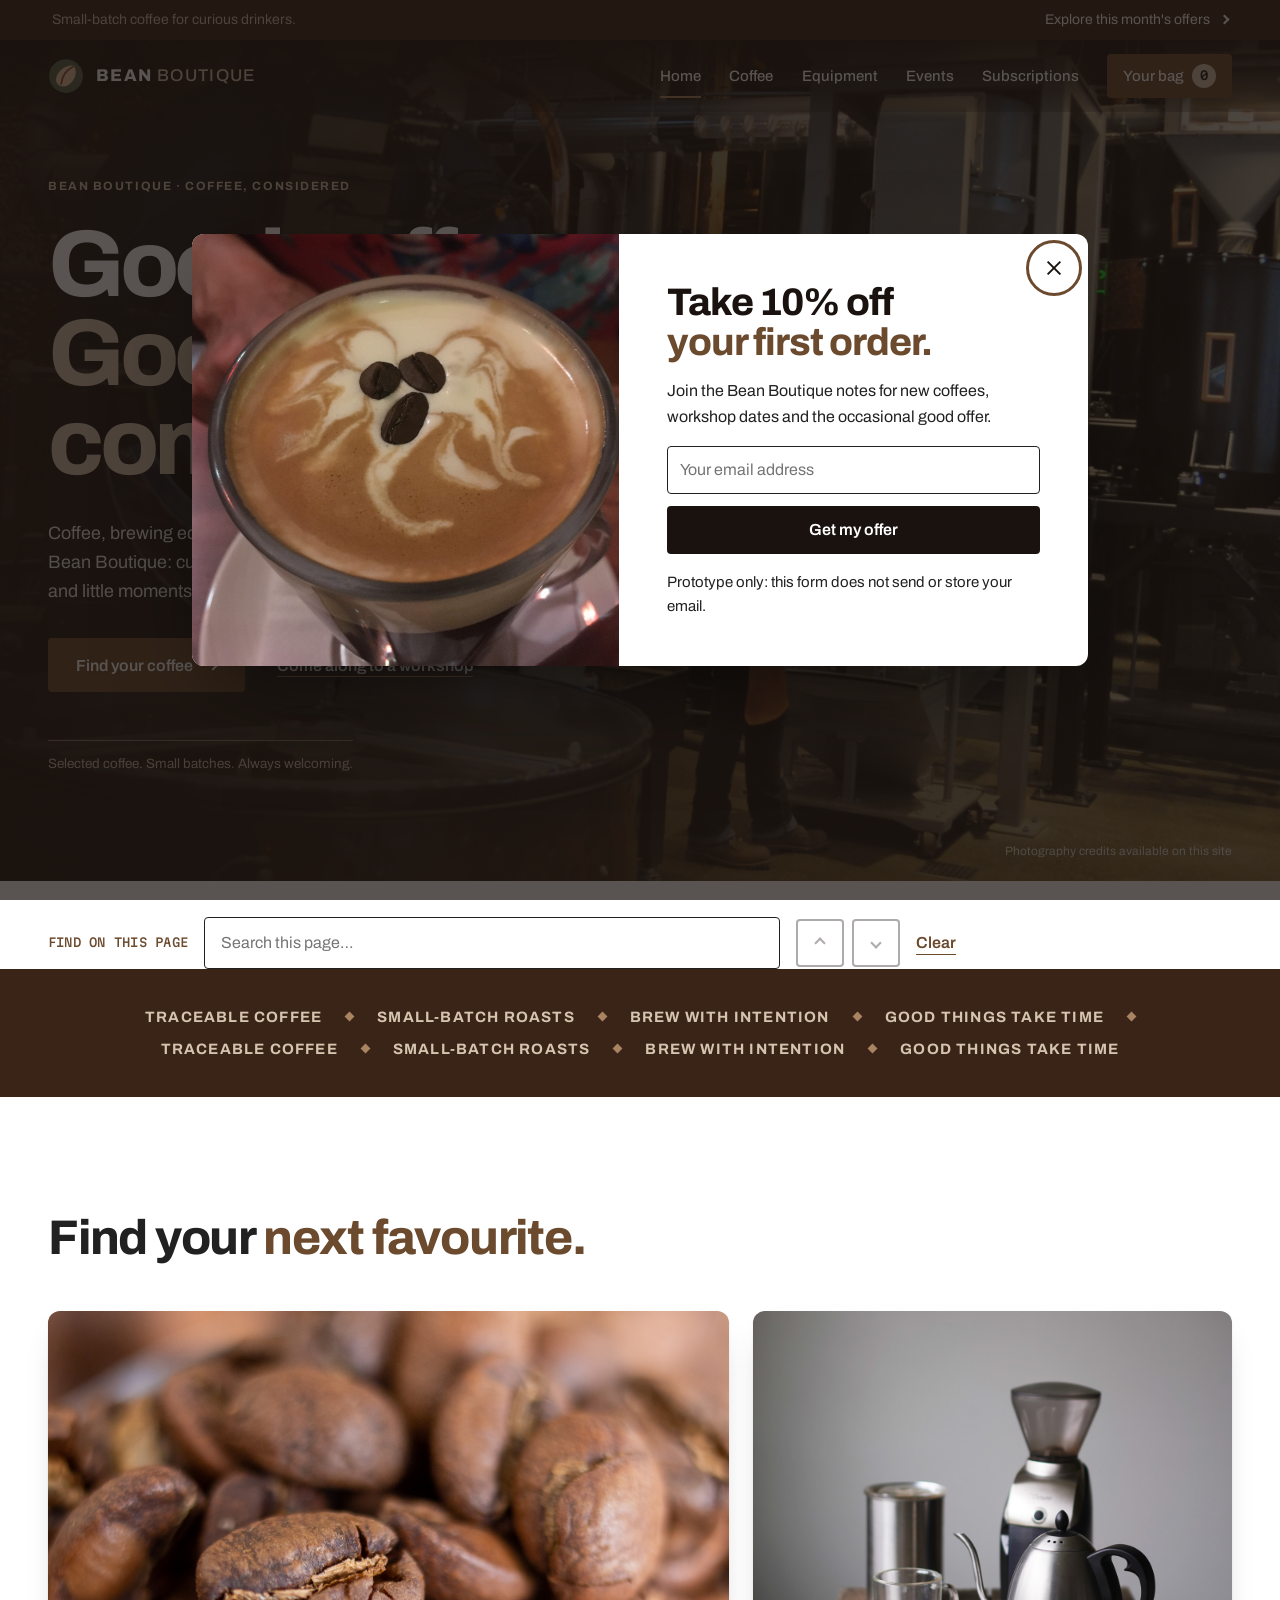
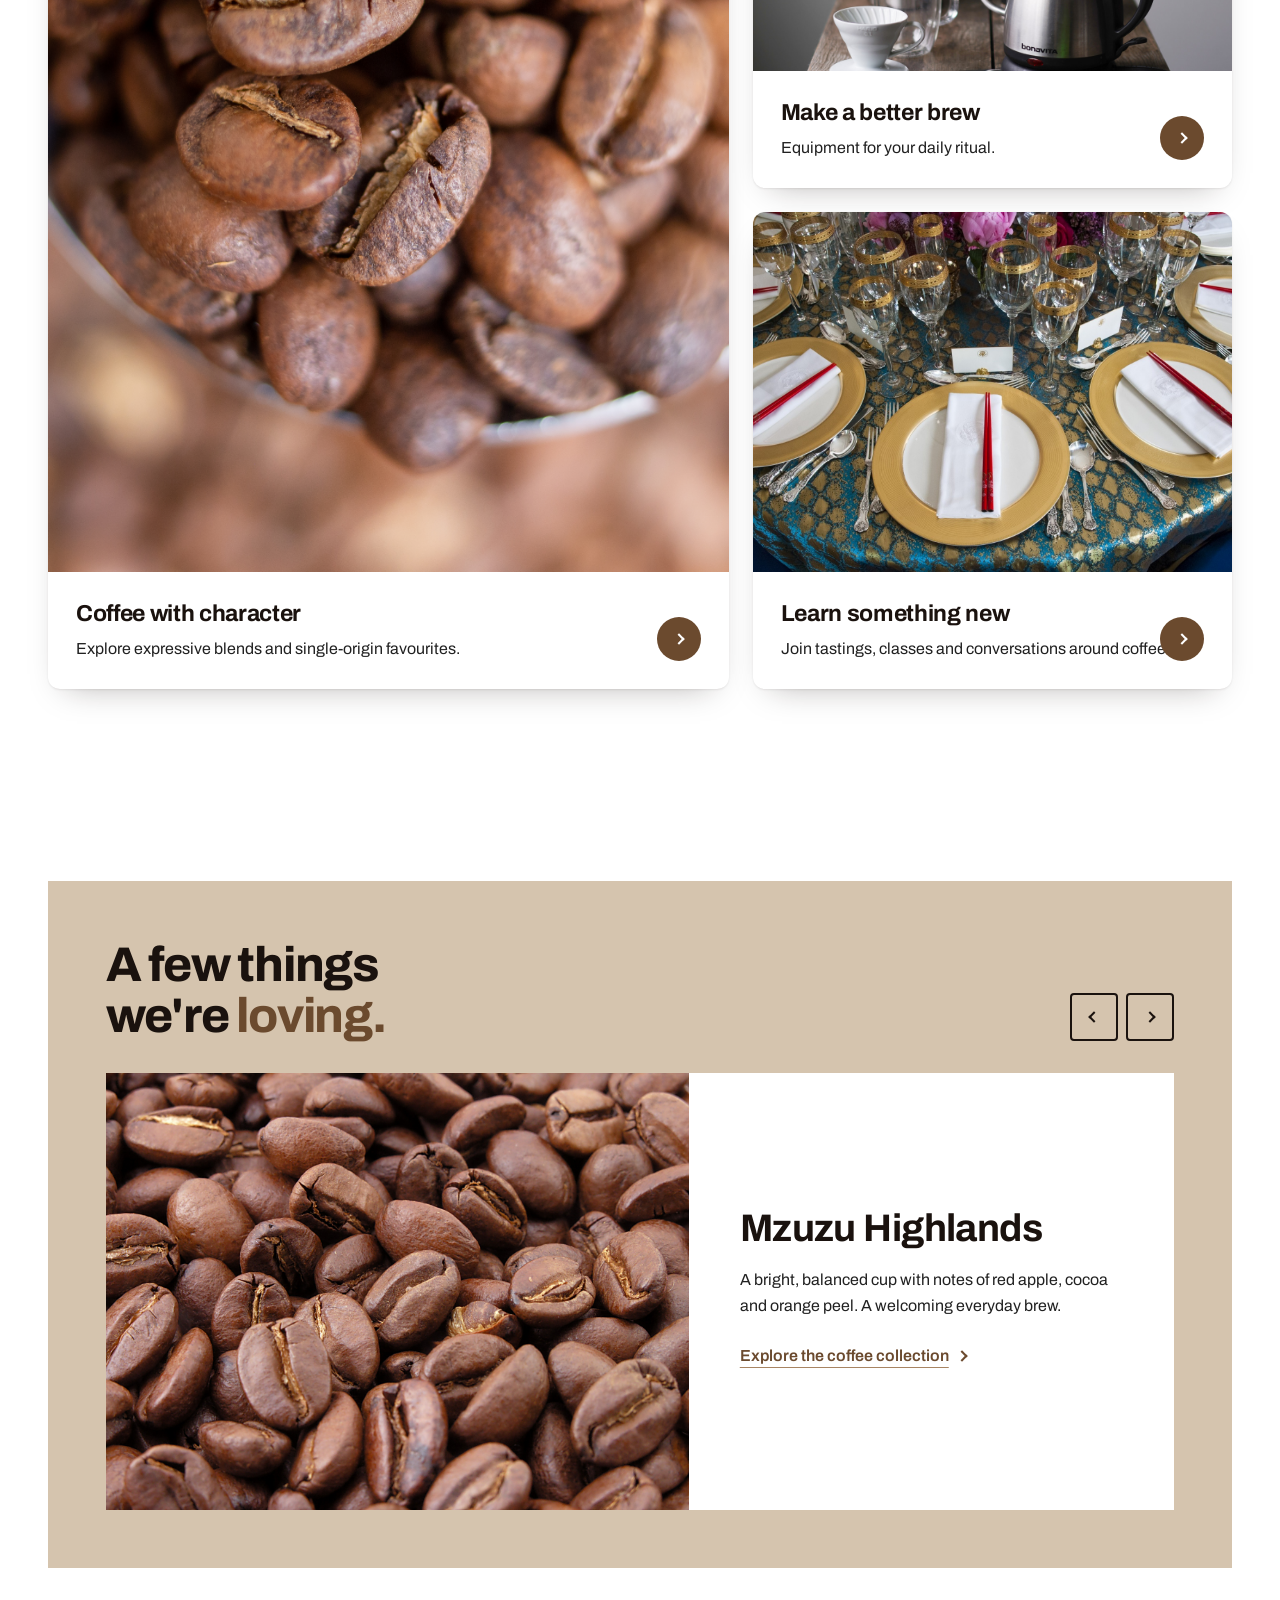
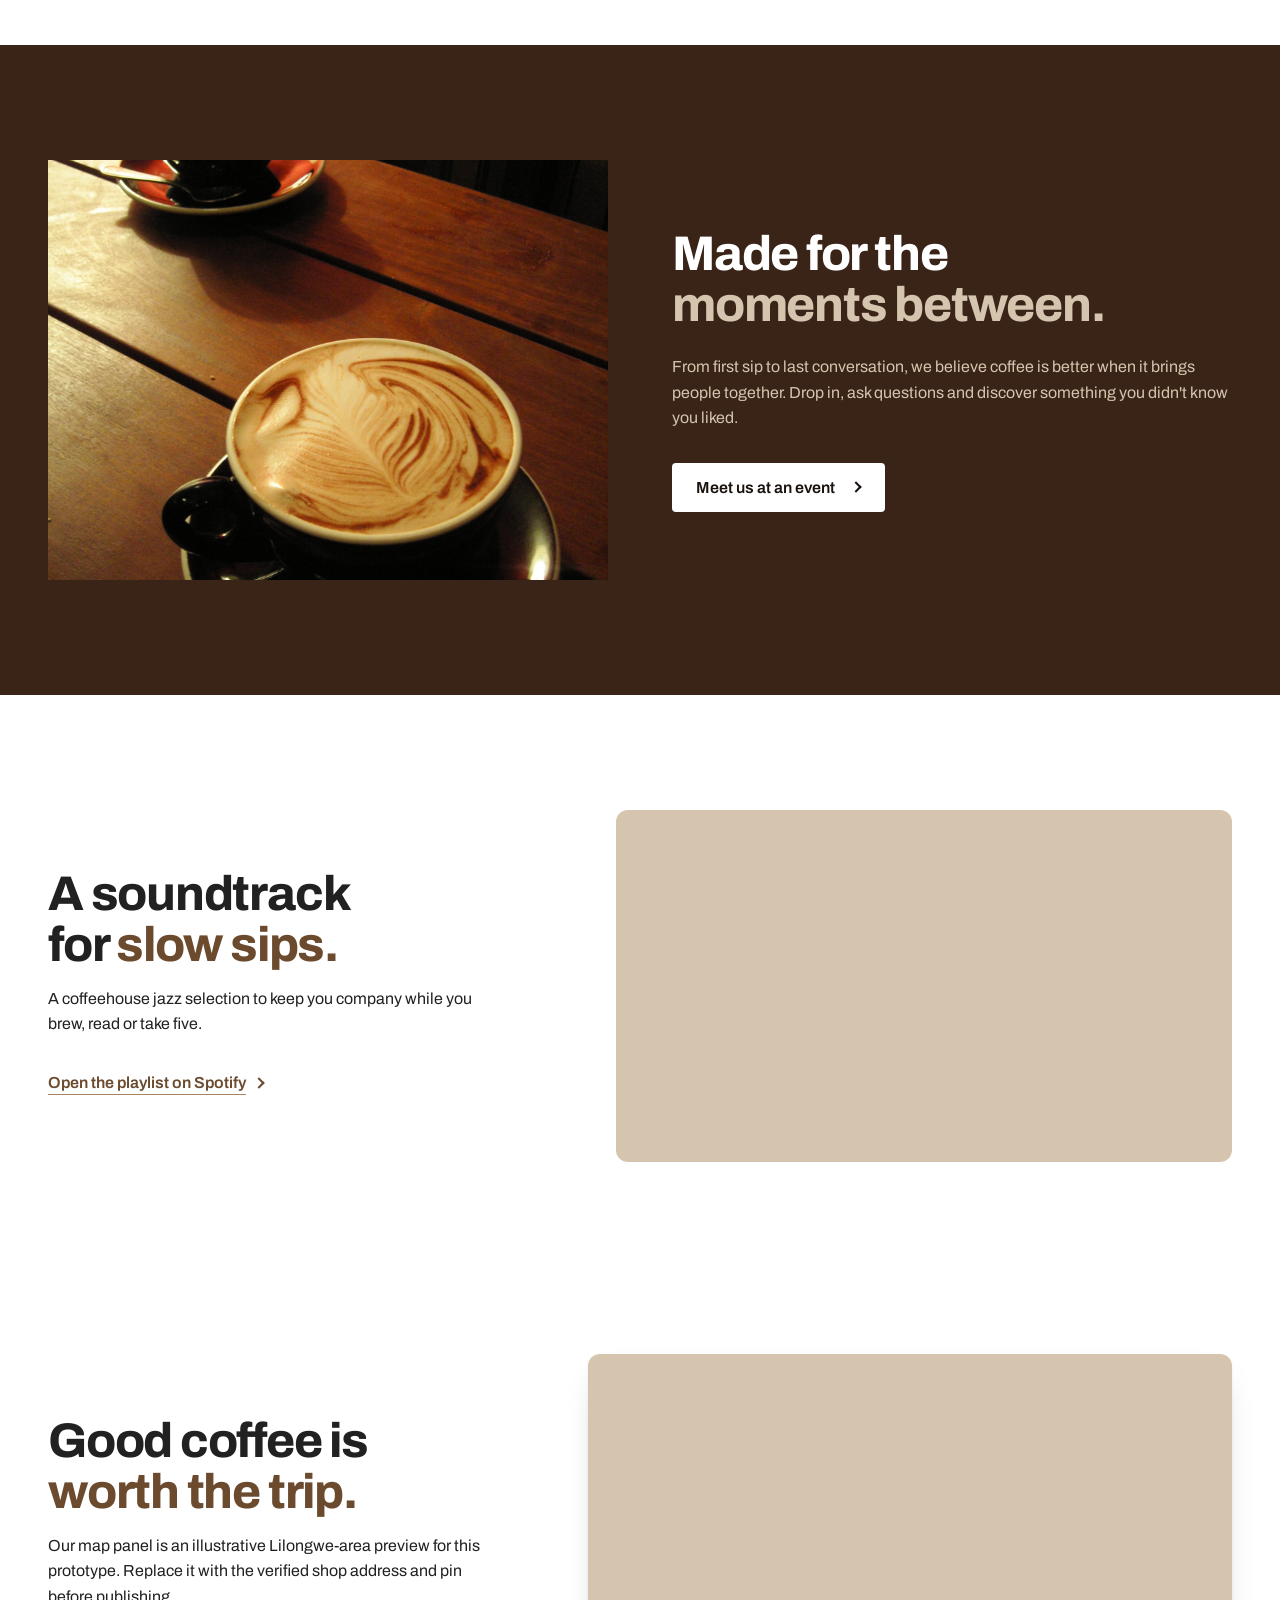
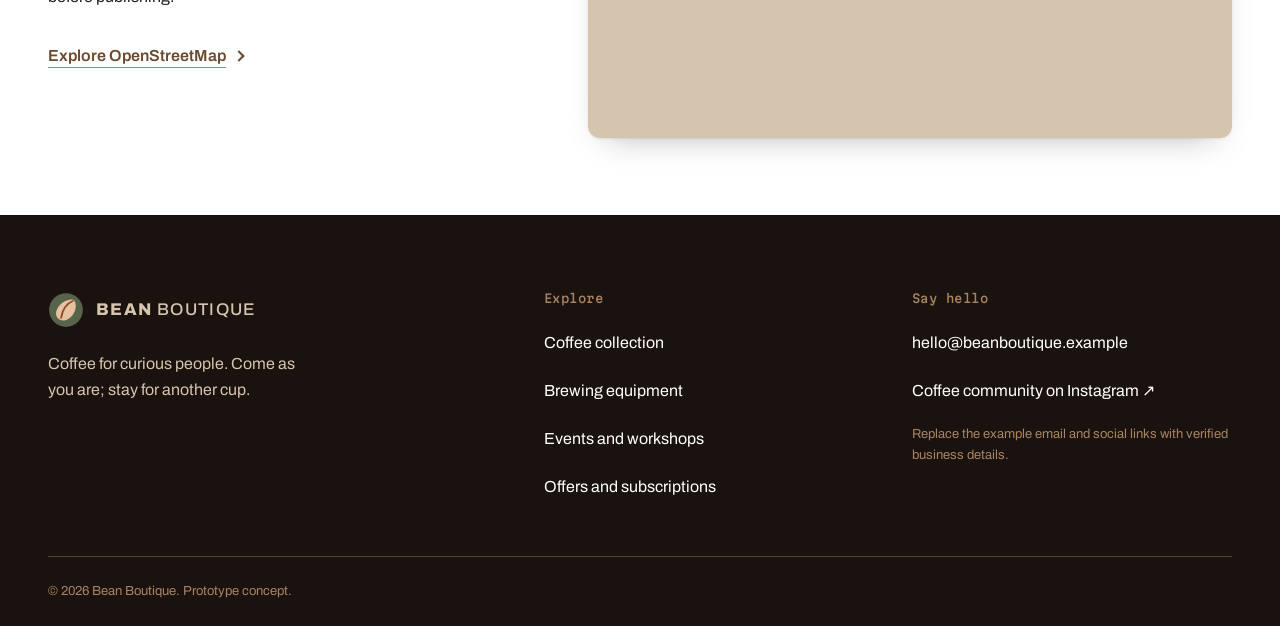
<file: index.html>
<!DOCTYPE html>
<html lang="en">
<head>
  <meta charset="utf-8">
  <meta name="viewport" content="width=device-width, initial-scale=1">
  <meta name="theme-color" content="#1A120E">
  <meta name="description" content="Discover carefully sourced coffee, thoughtful brewing equipment and small-group workshops at Bean Boutique.">
  <title>Bean Boutique | Coffee, considered</title>
  <link rel="icon" type="image/svg+xml" href="asserts/images/bean-mark.svg">
  <link rel="preload" href="asserts/fonts/archivo-latin-wght.woff2" as="font" type="font/woff2" crossorigin>
  <link rel="stylesheet" href="styles/style.css">
  <script src="scripts/main.js" defer></script>
</head>
<body class="page-home" id="top">
  <a class="skip-link" href="#main-content">Skip to content</a>
  <div class="site-top">
    <div class="announcement-bar">
    <span>Small-batch coffee for curious drinkers.</span>
    <a href="subscriptions.html">Explore this month's offers <span class="arrow arrow-r" aria-hidden="true"></span></a>
  </div>
    <header class="site-header">
    <div class="header-main container">
      <a class="brand" href="index.html" aria-label="Bean Boutique home">
        <img class="brand-mark" src="asserts/images/bean-mark.svg" alt="">
        <span class="brand-name">BEAN <span>BOUTIQUE</span></span>
      </a>
      <button class="menu-toggle" type="button" aria-expanded="false" aria-controls="site-navigation">
        <span class="menu-toggle-lines" aria-hidden="true"></span>
        <span class="menu-toggle-label">Menu</span>
      </button>
      <nav class="primary-nav" id="site-navigation" aria-label="Main navigation">
        <a href="index.html" aria-current="page">Home</a>
        <a href="coffee.html">Coffee</a>
        <a href="equipment.html">Equipment</a>
        <a href="events.html">Events</a>
        <a href="subscriptions.html">Subscriptions</a>
        <a class="nav-bag" href="cart.html">Your bag <span class="cart-count" data-cart-count aria-live="polite">0</span></a>
      </nav>
    </div>
  </header>
  </div>

  <main id="main-content">
    <section class="hero hero--photo" aria-labelledby="hero-title">
      <picture class="hero-media" aria-hidden="true">
        <source media="(max-width: 640px)" srcset="asserts/images/home-hero-mobile.jpg">
        <img src="asserts/images/home-hero-desktop.jpg" alt="" width="2200" height="1500" fetchpriority="high" decoding="async">
      </picture>
      <div class="hero-content container"><div class="hero-copy">
        <p class="hero-eyebrow">BEAN BOUTIQUE · COFFEE, CONSIDERED</p>
        <h1 id="hero-title">Good coffee.<br><em>Good company.</em></h1>
        <p class="hero-description">Coffee, brewing equipment and workshops from Bean Boutique: curious coffees, considered tools and little moments worth making time for.</p>
        <div class="button-row">
          <a class="button" href="coffee.html">Find your coffee <span class="arrow" aria-hidden="true"></span></a>
          <a class="text-link" href="events.html">Come along to a workshop</a>
        </div>
        <p class="hero-footnote">Selected coffee. Small batches. Always welcoming.</p>
      </div></div>
      <span class="hero-image-credit">Photography credits available on this site</span>
    </section>

    <section class="page-find container" aria-label="Find on this page">
      <form class="page-find-form" role="search" data-page-find>
        <label class="page-find-label" for="page-find-input">Find on this page</label>
        <div class="page-find-field"><input id="page-find-input" type="search" autocomplete="off" placeholder="Search this page…"></div>
        <div class="page-find-nav">
          <button class="icon-button" type="button" data-find-prev aria-label="Previous match" disabled><span class="arrow arrow-u" aria-hidden="true"></span></button>
          <button class="icon-button" type="submit" data-find-next aria-label="Next match" disabled><span class="arrow arrow-d" aria-hidden="true"></span></button>
          <button class="text-button" type="button" data-find-clear>Clear</button>
        </div>
        <p class="page-find-status" data-find-status role="status" aria-live="polite"></p>
      </form>
    </section>
    <section class="ticker-band" aria-label="Our approach">
      <div class="container ticker-inner"><div class="ticker-viewport"><div class="ticker-track">
        <span>Traceable coffee</span><i class="tick-dot" aria-hidden="true"></i><span>Small-batch roasts</span><i class="tick-dot" aria-hidden="true"></i><span>Brew with intention</span><i class="tick-dot" aria-hidden="true"></i><span>Good things take time</span><i class="tick-dot" aria-hidden="true"></i><span>Traceable coffee</span><i class="tick-dot" aria-hidden="true"></i><span>Small-batch roasts</span><i class="tick-dot" aria-hidden="true"></i><span>Brew with intention</span><i class="tick-dot" aria-hidden="true"></i><span>Good things take time</span>
      </div></div>
      </div>
    </section>

    <section class="section container">
      <div class="section-heading">
        <h2>Find your <em>next favourite.</em></h2>
      </div>
      <div class="feature-grid">
        <a class="feature-card" href="coffee.html">
          <img src="asserts/images/home-coffee.jpg" alt="Roasted coffee beans" loading="lazy" width="1200" height="900">
          <div class="feature-card-content">
            <h3>Coffee with character</h3>
            <p>Explore expressive blends and single-origin favourites.</p>
            <span class="circle-arrow" aria-hidden="true"><span class="arrow"></span></span>
          </div>
        </a>
        <a class="feature-card" href="equipment.html">
          <img src="asserts/images/home-equipment.jpg" alt="Pour-over brewing equipment" loading="lazy" width="1200" height="900">
          <div class="feature-card-content">
            <h3>Make a better brew</h3>
            <p>Equipment for your daily ritual.</p>
            <span class="circle-arrow" aria-hidden="true"><span class="arrow"></span></span>
          </div>
        </a>
        <a class="feature-card" href="events.html">
          <img src="asserts/images/home-events.jpg" alt="People at a coffee tasting" loading="lazy" width="1200" height="900">
          <div class="feature-card-content">
            <h3>Learn something new</h3>
            <p>Join tastings, classes and conversations around coffee.</p>
            <span class="circle-arrow" aria-hidden="true"><span class="arrow"></span></span>
          </div>
        </a>
      </div>
    </section>

    <section class="section-tight container">
      <div class="carousel-shell">
        <div class="section-heading section-heading-row">
          <h2>A few things we're <em>loving.</em></h2>
          <div class="carousel-controls" role="group" aria-label="Featured content controls">
            <button class="icon-button" type="button" data-carousel-prev aria-label="Previous featured item"><span class="arrow arrow-l" aria-hidden="true"></span></button>
            <button class="icon-button" type="button" data-carousel-next aria-label="Next featured item"><span class="arrow arrow-r" aria-hidden="true"></span></button>
          </div>
        </div>
        <div class="feature-carousel" data-carousel aria-roledescription="carousel" aria-label="Featured coffee, equipment and events" role="group">
          <article class="carousel-slide" data-slide aria-roledescription="slide" aria-label="1 of 3">
            <div class="carousel-slide-image"><img src="asserts/images/home-featured-mzuzu.jpg" alt="Roasted Mzuzu Highlands coffee beans" loading="lazy"></div>
            <div class="carousel-slide-copy">
              <h3>Mzuzu Highlands</h3>
              <p>A bright, balanced cup with notes of red apple, cocoa and orange peel. A welcoming everyday brew.</p>
              <a class="text-link" href="coffee.html">Explore the coffee collection <span class="arrow" aria-hidden="true"></span></a>
            </div>
          </article>
          <article class="carousel-slide" data-slide aria-roledescription="slide" aria-label="2 of 3" hidden>
            <div class="carousel-slide-image"><img src="asserts/images/home-featured-equipment.jpg" alt="Pour-over equipment on a counter" loading="lazy"></div>
            <div class="carousel-slide-copy">
              <h3>The slower pour</h3>
              <p>Build a calm morning ritual with simple, reliable pour-over equipment and a little practice.</p>
              <a class="text-link" href="equipment.html">Shop brewing equipment <span class="arrow" aria-hidden="true"></span></a>
            </div>
          </article>
          <article class="carousel-slide" data-slide aria-roledescription="slide" aria-label="3 of 3" hidden>
            <div class="carousel-slide-image"><img src="asserts/images/home-featured-workshop.jpg" alt="A small-group pour-over workshop" loading="lazy"></div>
            <div class="carousel-slide-copy">
              <h3>Pour-over, from the ground up</h3>
              <p>A small-group introduction to grind size, water temperature and a more consistent cup.</p>
              <a class="text-link" href="events.html">See upcoming workshops <span class="arrow" aria-hidden="true"></span></a>
            </div>
          </article>
        </div>
        <p class="carousel-status visually-hidden" data-carousel-status aria-live="polite">Featured item 1 of 3</p>
      </div>
    </section>

    <section class="section graphite">
      <div class="container split-grid">
        <div class="split-image"><img src="asserts/images/home-moments.jpg" alt="A welcoming coffee tasting table" loading="lazy" width="1200" height="900"></div>
        <div>
          <h2>Made for the <em>moments between.</em></h2>
          <p>From first sip to last conversation, we believe coffee is better when it brings people together. Drop in, ask questions and discover something you didn't know you liked.</p>
          <a class="button button-light" href="events.html">Meet us at an event <span class="arrow" aria-hidden="true"></span></a>
        </div>
      </div>
    </section>

    <section class="section container">
      <div class="community-grid">
        <div>
          <h2>A soundtrack for <em>slow sips.</em></h2>
          <p class="muted-copy">A coffeehouse jazz selection to keep you company while you brew, read or take five.</p>
          <a class="text-link" href="https://open.spotify.com/playlist/3cE0rq3aa74D5VSe2GYLUw" target="_blank" rel="noopener noreferrer">Open the playlist on Spotify <span class="arrow" aria-hidden="true"></span></a>
        </div>
        <div class="spotify-widget">
          <iframe title="Coffeehouse Jazz: Cozy Instrumental Beats playlist on Spotify" src="https://open.spotify.com/embed/playlist/3cE0rq3aa74D5VSe2GYLUw?utm_source=generator" height="352" loading="lazy" allow="autoplay; clipboard-write; encrypted-media; fullscreen; picture-in-picture" referrerpolicy="strict-origin-when-cross-origin"></iframe>
        </div>
      </div>
    </section>

    <section class="section-tight container">
      <div class="location-grid">
        <div>
          <h2>Good coffee is <em>worth the trip.</em></h2>
          <p class="muted-copy">Our map panel is an illustrative Lilongwe-area preview for this prototype. Replace it with the verified shop address and pin before publishing.</p>
          <a class="text-link" href="https://www.openstreetmap.org/" target="_blank" rel="noopener noreferrer">Explore OpenStreetMap <span class="arrow" aria-hidden="true"></span></a>
        </div>
        <div class="map-widget">
          <iframe title="Illustrative map preview of central Lilongwe" src="https://www.openstreetmap.org/export/embed.html?bbox=33.7705%2C-13.9710%2C33.7867%2C-13.9550&amp;layer=mapnik" loading="lazy"></iframe>
        </div>
      </div>
    </section>

  </main>

  <footer class="site-footer">
    <div class="container footer-main">
      <div class="footer-brand">
        <a class="brand brand-footer" href="index.html">
          <img class="brand-mark" src="asserts/images/bean-mark.svg" alt="">
          <span class="brand-name">BEAN <span>BOUTIQUE</span></span>
        </a>
        <p>Coffee for curious people. Come as you are; stay for another cup.</p>
      </div>
      <div class="footer-links">
        <h2>Explore</h2>
        <a href="coffee.html">Coffee collection</a>
        <a href="equipment.html">Brewing equipment</a>
        <a href="events.html">Events and workshops</a>
        <a href="subscriptions.html">Offers and subscriptions</a>
      </div>
      <div class="footer-links">
        <h2>Say hello</h2>
        <a href="mailto:hello@beanboutique.example">hello@beanboutique.example</a>
        <a href="https://www.instagram.com/explore/tags/specialtycoffee/" target="_blank" rel="noopener noreferrer">Coffee community on Instagram ↗</a>
        <span class="footer-note">Replace the example email and social links with verified business details.</span>
      </div>
    </div>
    <div class="container footer-bottom">
      <span>© <span data-current-year>2026</span> Bean Boutique. Prototype concept.</span>
    </div>
  </footer>
  <dialog class="welcome-modal" id="welcome-modal" aria-labelledby="welcome-title">
    <button class="modal-close" type="button" data-close-welcome aria-label="Close welcome offer"><span class="close-x" aria-hidden="true"></span></button>
    <div class="modal-art"><img src="asserts/images/home-welcome-offer.jpg" alt="" loading="lazy"></div>
    <div class="modal-content">
      <h2 id="welcome-title">Take 10% off <em>your first order.</em></h2>
      <p>Join the Bean Boutique notes for new coffees, workshop dates and the occasional good offer.</p>
      <form class="welcome-form" id="welcome-form">
        <label class="visually-hidden" for="welcome-email">Email address</label>
        <input id="welcome-email" name="email" type="email" placeholder="Your email address" autocomplete="email" required>
        <button class="button button-dark" type="submit">Get my offer</button>
      </form>
      <p class="form-status" id="welcome-status" aria-live="polite">Prototype only: this form does not send or store your email.</p>
    </div>
  </dialog>
</body>
</html>
</file>
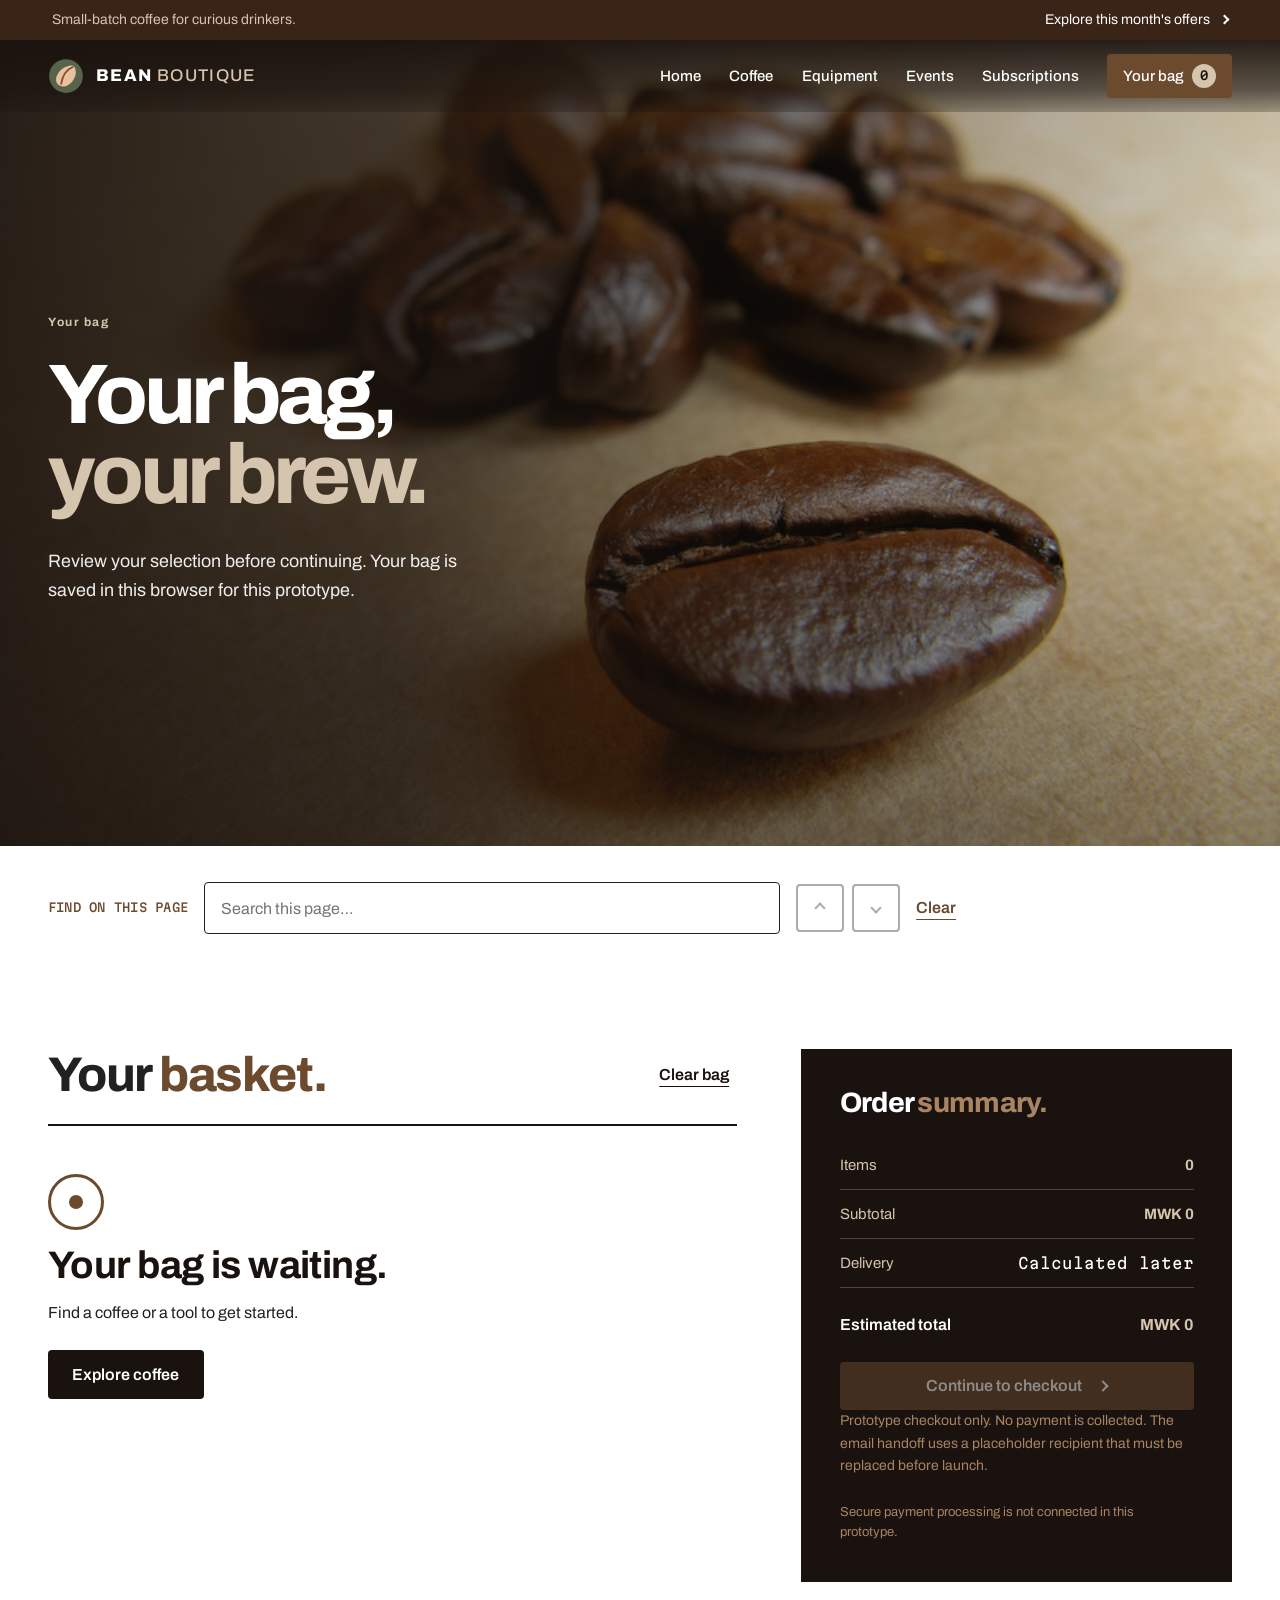
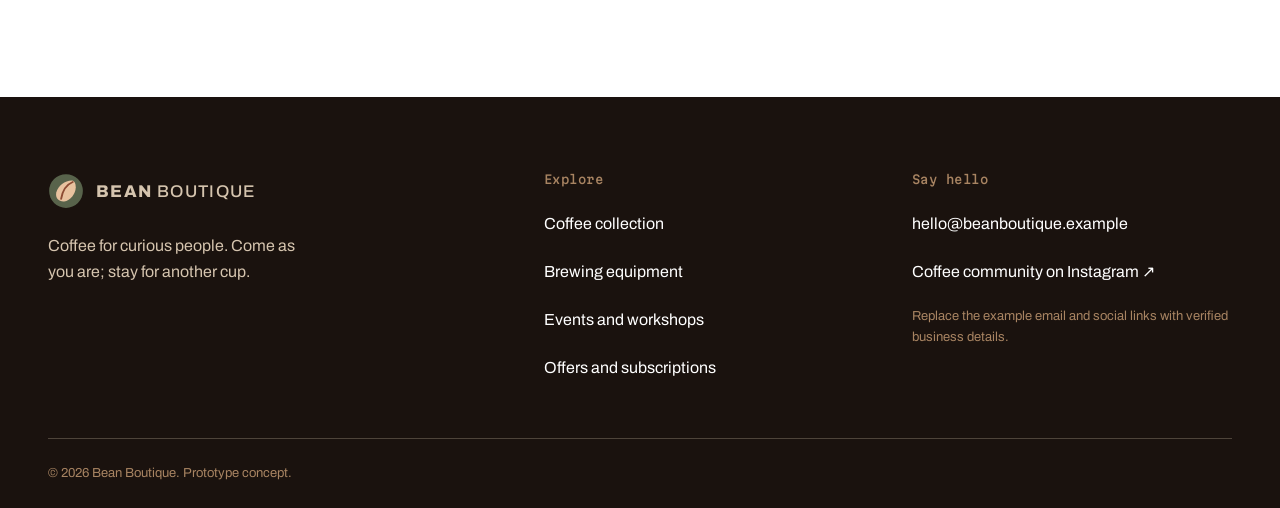
<file: cart.html>
<!DOCTYPE html>
<html lang="en">
<head>
  <meta charset="utf-8">
  <meta name="viewport" content="width=device-width, initial-scale=1">
  <meta name="theme-color" content="#1A120E">
  <meta name="description" content="Review the coffee and equipment in your Bean Boutique bag before checkout.">
  <title>Shopping Bag | Bean Boutique</title>
  <link rel="icon" type="image/svg+xml" href="asserts/images/bean-mark.svg">
  <link rel="preload" href="asserts/fonts/archivo-latin-wght.woff2" as="font" type="font/woff2" crossorigin>
  <link rel="stylesheet" href="styles/style.css">
  <script src="scripts/main.js" defer></script>
</head>
<body class="page-cart" id="top">
  <a class="skip-link" href="#main-content">Skip to content</a>
  <div class="site-top">
    <div class="announcement-bar">
    <span>Small-batch coffee for curious drinkers.</span>
    <a href="subscriptions.html">Explore this month's offers <span class="arrow arrow-r" aria-hidden="true"></span></a>
  </div>
    <header class="site-header">
    <div class="header-main container">
      <a class="brand" href="index.html" aria-label="Bean Boutique home">
        <img class="brand-mark" src="asserts/images/bean-mark.svg" alt="">
        <span class="brand-name">BEAN <span>BOUTIQUE</span></span>
      </a>
      <button class="menu-toggle" type="button" aria-expanded="false" aria-controls="site-navigation">
        <span class="menu-toggle-lines" aria-hidden="true"></span>
        <span class="menu-toggle-label">Menu</span>
      </button>
      <nav class="primary-nav" id="site-navigation" aria-label="Main navigation">
        <a href="index.html">Home</a>
        <a href="coffee.html">Coffee</a>
        <a href="equipment.html">Equipment</a>
        <a href="events.html">Events</a>
        <a href="subscriptions.html">Subscriptions</a>
        <a class="nav-bag" href="cart.html">Your bag <span class="cart-count" data-cart-count aria-live="polite">0</span></a>
      </nav>
    </div>
  </header>
  </div>

  <main id="main-content">
    <section class="hero hero--photo hero--page" aria-labelledby="page-title">
      <picture class="hero-media" aria-hidden="true">
        <img src="asserts/images/coffee-hero.jpg" alt="" width="1200" height="900" decoding="async">
      </picture>
      <div class="hero-content container"><div class="hero-copy">
        <p class="hero-eyebrow">Your bag</p>
        <h1 id="page-title">Your bag, <em>your brew.</em></h1>
        <p class="hero-description">Review your selection before continuing. Your bag is saved in this browser for this prototype.</p>
      </div></div>
    </section>

    <section class="page-find container" aria-label="Find on this page">
      <form class="page-find-form" role="search" data-page-find>
        <label class="page-find-label" for="page-find-input">Find on this page</label>
        <div class="page-find-field"><input id="page-find-input" type="search" autocomplete="off" placeholder="Search this page…"></div>
        <div class="page-find-nav">
          <button class="icon-button" type="button" data-find-prev aria-label="Previous match" disabled><span class="arrow arrow-u" aria-hidden="true"></span></button>
          <button class="icon-button" type="submit" data-find-next aria-label="Next match" disabled><span class="arrow arrow-d" aria-hidden="true"></span></button>
          <button class="text-button" type="button" data-find-clear>Clear</button>
        </div>
        <p class="page-find-status" data-find-status role="status" aria-live="polite"></p>
      </form>
    </section>

    <section class="section container">
      <div class="cart-layout">
        <div class="cart-main">
          <div class="cart-heading"><h2>Your <em>basket.</em></h2><button class="text-button destructive" type="button" data-clear-cart>Clear bag</button></div>
          <div id="cart-items" class="cart-items" aria-live="polite">
            <div class="empty-cart"><span class="empty-ring" aria-hidden="true"></span><h3>Your bag is waiting.</h3><p>Find a coffee or a tool to get started.</p><a class="button button-dark" href="coffee.html">Explore coffee</a></div>
          </div>
        </div>
        <aside class="cart-summary" aria-labelledby="summary-title">
          <h2 id="summary-title">Order <em>summary.</em></h2>
          <div class="summary-line"><span>Items</span><strong id="cart-item-count">0</strong></div>
          <div class="summary-line"><span>Subtotal</span><strong id="cart-subtotal">MWK 0</strong></div>
          <div class="summary-line"><span>Delivery</span><span>Calculated later</span></div>
          <div class="summary-total"><span>Estimated total</span><strong id="cart-total">MWK 0</strong></div>
          <button class="button button-full" type="button" data-checkout disabled>Continue to checkout <span class="arrow" aria-hidden="true"></span></button>
          <p class="summary-note">Prototype checkout only. No payment is collected. The email handoff uses a placeholder recipient that must be replaced before launch.</p>
          <div class="secure-note"><span class="diamond" aria-hidden="true"></span><span>Secure payment processing is not connected in this prototype.</span></div>
        </aside>
      </div>
    </section>

  </main>

  <footer class="site-footer">
    <div class="container footer-main">
      <div class="footer-brand">
        <a class="brand brand-footer" href="index.html">
          <img class="brand-mark" src="asserts/images/bean-mark.svg" alt="">
          <span class="brand-name">BEAN <span>BOUTIQUE</span></span>
        </a>
        <p>Coffee for curious people. Come as you are; stay for another cup.</p>
      </div>
      <div class="footer-links">
        <h2>Explore</h2>
        <a href="coffee.html">Coffee collection</a>
        <a href="equipment.html">Brewing equipment</a>
        <a href="events.html">Events and workshops</a>
        <a href="subscriptions.html">Offers and subscriptions</a>
      </div>
      <div class="footer-links">
        <h2>Say hello</h2>
        <a href="mailto:hello@beanboutique.example">hello@beanboutique.example</a>
        <a href="https://www.instagram.com/explore/tags/specialtycoffee/" target="_blank" rel="noopener noreferrer">Coffee community on Instagram ↗</a>
        <span class="footer-note">Replace the example email and social links with verified business details.</span>
      </div>
    </div>
    <div class="container footer-bottom">
      <span>© <span data-current-year>2026</span> Bean Boutique. Prototype concept.</span>
    </div>
  </footer>
</body>
</html>
</file>
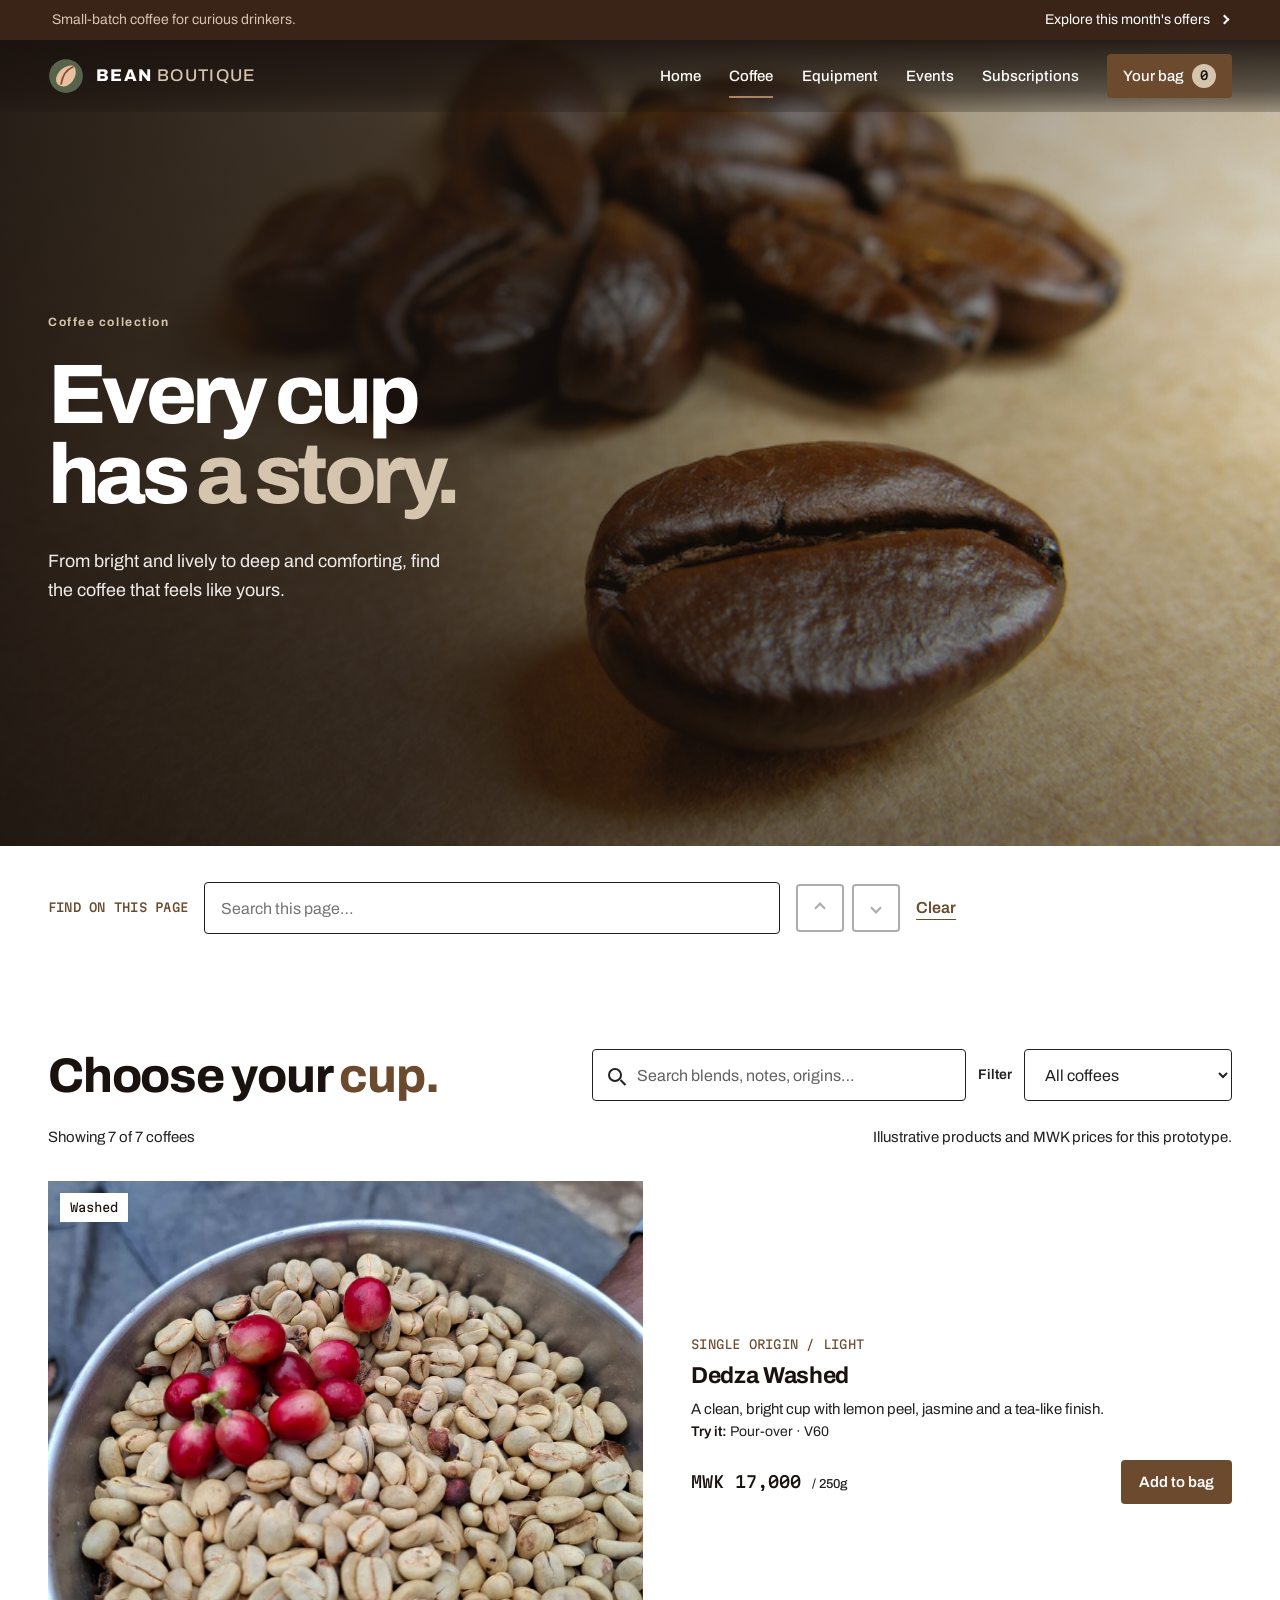
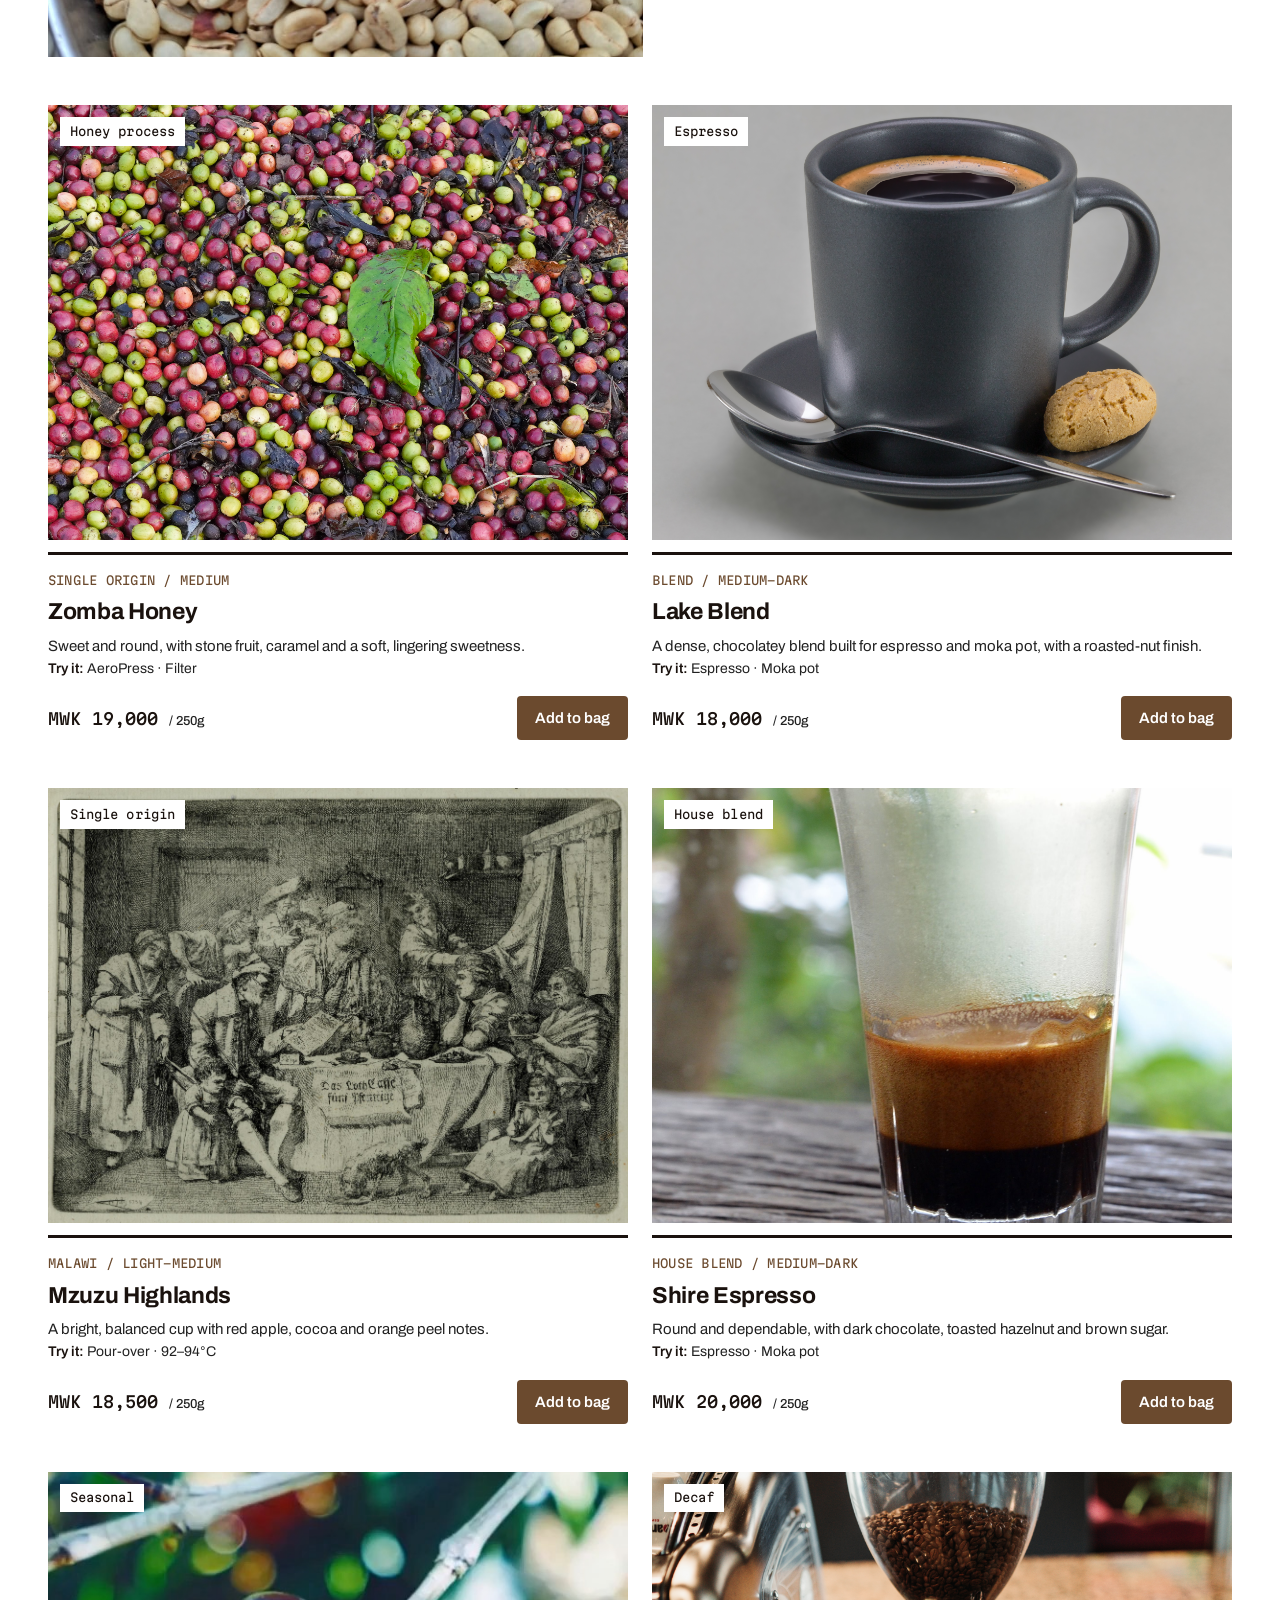
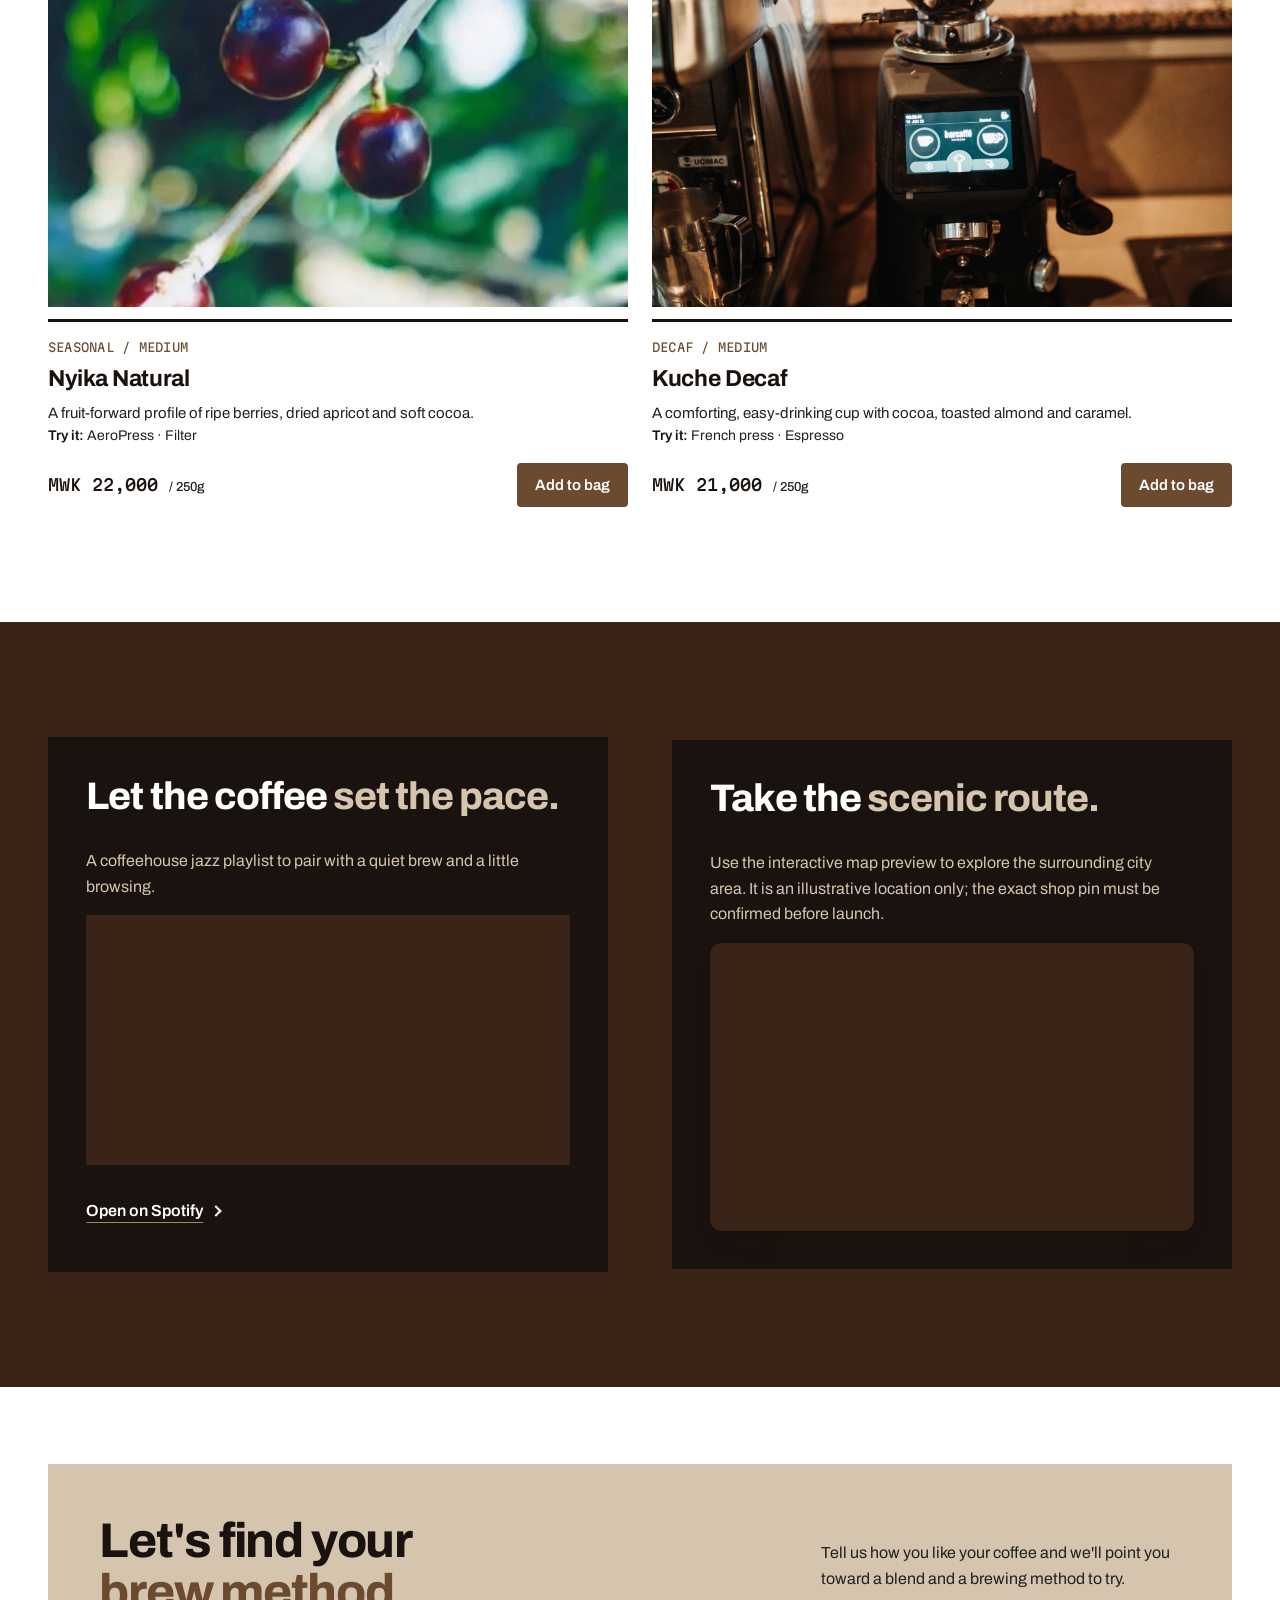
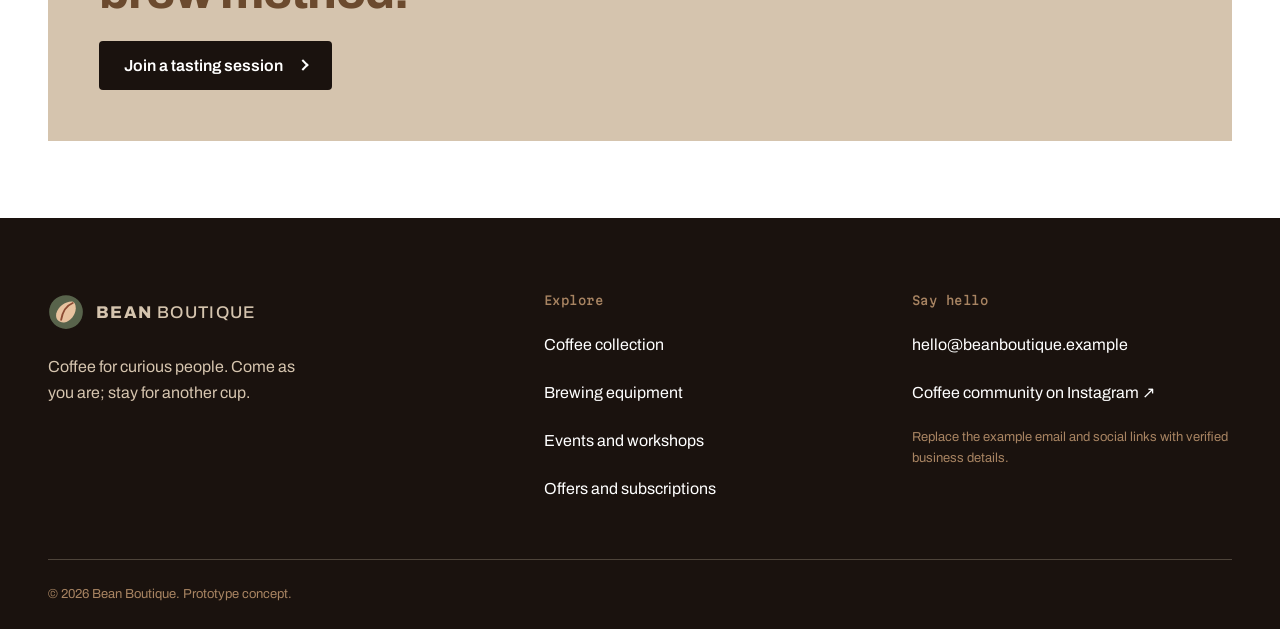
<file: coffee.html>
<!DOCTYPE html>
<html lang="en">
<head>
  <meta charset="utf-8">
  <meta name="viewport" content="width=device-width, initial-scale=1">
  <meta name="theme-color" content="#1A120E">
  <meta name="description" content="Browse Bean Boutique single-origin and blend coffees with tasting notes and brewing methods.">
  <title>Coffee Collection | Bean Boutique</title>
  <link rel="icon" type="image/svg+xml" href="asserts/images/bean-mark.svg">
  <link rel="preload" href="asserts/fonts/archivo-latin-wght.woff2" as="font" type="font/woff2" crossorigin>
  <link rel="stylesheet" href="styles/style.css">
  <script src="scripts/main.js" defer></script>
</head>
<body class="page-coffee" id="top">
  <a class="skip-link" href="#main-content">Skip to content</a>
  <div class="site-top">
    <div class="announcement-bar">
    <span>Small-batch coffee for curious drinkers.</span>
    <a href="subscriptions.html">Explore this month's offers <span class="arrow arrow-r" aria-hidden="true"></span></a>
  </div>
    <header class="site-header">
    <div class="header-main container">
      <a class="brand" href="index.html" aria-label="Bean Boutique home">
        <img class="brand-mark" src="asserts/images/bean-mark.svg" alt="">
        <span class="brand-name">BEAN <span>BOUTIQUE</span></span>
      </a>
      <button class="menu-toggle" type="button" aria-expanded="false" aria-controls="site-navigation">
        <span class="menu-toggle-lines" aria-hidden="true"></span>
        <span class="menu-toggle-label">Menu</span>
      </button>
      <nav class="primary-nav" id="site-navigation" aria-label="Main navigation">
        <a href="index.html">Home</a>
        <a href="coffee.html" aria-current="page">Coffee</a>
        <a href="equipment.html">Equipment</a>
        <a href="events.html">Events</a>
        <a href="subscriptions.html">Subscriptions</a>
        <a class="nav-bag" href="cart.html">Your bag <span class="cart-count" data-cart-count aria-live="polite">0</span></a>
      </nav>
    </div>
  </header>
  </div>

  <main id="main-content">
    <section class="hero hero--photo hero--page" aria-labelledby="page-title">
      <picture class="hero-media" aria-hidden="true">
        <img src="asserts/images/coffee-hero.jpg" alt="" width="1200" height="900" decoding="async">
      </picture>
      <div class="hero-content container"><div class="hero-copy">
        <p class="hero-eyebrow">Coffee collection</p>
        <h1 id="page-title">Every cup has <em>a story.</em></h1>
        <p class="hero-description">From bright and lively to deep and comforting, find the coffee that feels like yours.</p>
      </div></div>
    </section>

    <section class="page-find container" aria-label="Find on this page">
      <form class="page-find-form" role="search" data-page-find>
        <label class="page-find-label" for="page-find-input">Find on this page</label>
        <div class="page-find-field"><input id="page-find-input" type="search" autocomplete="off" placeholder="Search this page…"></div>
        <div class="page-find-nav">
          <button class="icon-button" type="button" data-find-prev aria-label="Previous match" disabled><span class="arrow arrow-u" aria-hidden="true"></span></button>
          <button class="icon-button" type="submit" data-find-next aria-label="Next match" disabled><span class="arrow arrow-d" aria-hidden="true"></span></button>
          <button class="text-button" type="button" data-find-clear>Clear</button>
        </div>
        <p class="page-find-status" data-find-status role="status" aria-live="polite"></p>
      </form>
    </section>

    <section class="section container">
      <div class="catalogue-toolbar">
        <h2>Choose your <em>cup.</em></h2>
        <div class="catalogue-controls">
          <label class="search-field">
            <span class="visually-hidden">Search the coffee collection</span>
            <span class="search-icon" aria-hidden="true"></span>
            <input id="product-search" type="search" placeholder="Search blends, notes, origins…" autocomplete="off">
          </label>
          <label class="filter-label" for="coffee-filter">Filter</label>
          <select id="coffee-filter">
            <option value="all">All coffees</option>
            <option value="blend">Blends</option>
            <option value="single-origin">Single origin</option>
            <option value="decaf">Decaf</option>
          </select>
        </div>
      </div>
      <div class="catalogue-meta"><p id="search-results" aria-live="polite">Showing 7 of 7 coffees</p><p>Illustrative products and MWK prices for this prototype.</p></div>
      <div class="product-grid" id="coffee-grid">
        <article class="product-card coffee-card" data-product-card data-product-id="dedza-washed" data-category="single-origin" data-search="Dedza Washed Malawi single origin light clean citrus floral tea filter pour over">
          <a class="product-image image-tone-natural" href="#dedza-washed"><img src="asserts/images/coffee-dedza-washed.jpg" alt="Washed Dedza coffee beans" loading="lazy" width="1200" height="900"><span class="product-tag">Washed</span></a>
          <div class="product-info">
            <p class="product-origin">SINGLE ORIGIN / LIGHT</p>
            <h3 id="dedza-washed">Dedza Washed</h3>
            <p class="product-description">A clean, bright cup with lemon peel, jasmine and a tea-like finish.</p>
            <p class="product-brew"><strong>Try it:</strong> Pour-over · V60</p>
            <div class="product-buy"><span class="product-price">MWK 17,000 <small>/ 250g</small></span><button class="button button-small" type="button" data-add-to-cart data-product-id="dedza-washed">Add to bag</button></div>
          </div>
        </article>
        <article class="product-card coffee-card" data-product-card data-product-id="zomba-honey" data-category="single-origin" data-search="Zomba Honey Malawi single origin medium honey sweet stone fruit caramel">
          <a class="product-image image-tone-natural" href="#zomba-honey"><img src="asserts/images/coffee-zomba-honey.jpg" alt="Honey-processed Zomba coffee beans" loading="lazy" width="1200" height="900"><span class="product-tag">Honey process</span></a>
          <div class="product-info">
            <p class="product-origin">SINGLE ORIGIN / MEDIUM</p>
            <h3 id="zomba-honey">Zomba Honey</h3>
            <p class="product-description">Sweet and round, with stone fruit, caramel and a soft, lingering sweetness.</p>
            <p class="product-brew"><strong>Try it:</strong> AeroPress · Filter</p>
            <div class="product-buy"><span class="product-price">MWK 19,000 <small>/ 250g</small></span><button class="button button-small" type="button" data-add-to-cart data-product-id="zomba-honey">Add to bag</button></div>
          </div>
        </article>
        <article class="product-card coffee-card" data-product-card data-product-id="lake-blend" data-category="blend" data-search="Lake Blend house blend espresso moka pot dark chocolate roasted nut smoky">
          <a class="product-image image-tone-espresso" href="#lake-blend"><img src="asserts/images/coffee-lake-blend.jpg" alt="Espresso blend beans on a counter" loading="lazy" width="1200" height="900"><span class="product-tag">Espresso</span></a>
          <div class="product-info">
            <p class="product-origin">BLEND / MEDIUM-DARK</p>
            <h3 id="lake-blend">Lake Blend</h3>
            <p class="product-description">A dense, chocolatey blend built for espresso and moka pot, with a roasted-nut finish.</p>
            <p class="product-brew"><strong>Try it:</strong> Espresso · Moka pot</p>
            <div class="product-buy"><span class="product-price">MWK 18,000 <small>/ 250g</small></span><button class="button button-small" type="button" data-add-to-cart data-product-id="lake-blend">Add to bag</button></div>
          </div>
        </article>
        <article class="product-card coffee-card" data-product-card data-product-id="mzuzu-highlands" data-category="single-origin" data-search="Mzuzu Highlands Malawi single origin red apple cocoa orange peel balanced filter pour over">
          <a class="product-image image-tone-natural" href="#mzuzu-highlands"><img src="asserts/images/coffee-mzuzu-highlands.jpg" alt="Roasted Mzuzu Highlands coffee beans" loading="lazy" width="1200" height="900"><span class="product-tag">Single origin</span></a>
          <div class="product-info">
            <p class="product-origin">MALAWI / LIGHT-MEDIUM</p>
            <h3 id="mzuzu-highlands">Mzuzu Highlands</h3>
            <p class="product-description">A bright, balanced cup with red apple, cocoa and orange peel notes.</p>
            <p class="product-brew"><strong>Try it:</strong> Pour-over · 92–94°C</p>
            <div class="product-buy"><span class="product-price">MWK 18,500 <small>/ 250g</small></span><button class="button button-small" type="button" data-add-to-cart data-product-id="mzuzu-highlands">Add to bag</button></div>
          </div>
        </article>
        <article class="product-card coffee-card" data-product-card data-product-id="shire-espresso" data-category="blend" data-search="Shire Espresso house blend chocolate hazelnut brown sugar espresso moka pot">
          <a class="product-image image-tone-espresso" href="#shire-espresso"><img src="asserts/images/coffee-shire-espresso.jpg" alt="Dark roasted house blend beans" loading="lazy" width="1200" height="900"><span class="product-tag">House blend</span></a>
          <div class="product-info">
            <p class="product-origin">HOUSE BLEND / MEDIUM-DARK</p>
            <h3 id="shire-espresso">Shire Espresso</h3>
            <p class="product-description">Round and dependable, with dark chocolate, toasted hazelnut and brown sugar.</p>
            <p class="product-brew"><strong>Try it:</strong> Espresso · Moka pot</p>
            <div class="product-buy"><span class="product-price">MWK 20,000 <small>/ 250g</small></span><button class="button button-small" type="button" data-add-to-cart data-product-id="shire-espresso">Add to bag</button></div>
          </div>
        </article>
        <article class="product-card coffee-card" data-product-card data-product-id="nyika-natural" data-category="single-origin" data-search="Nyika Natural seasonal single origin berry apricot cocoa aeropress filter">
          <a class="product-image image-tone-natural" href="#nyika-natural"><img src="asserts/images/coffee-nyika-natural.jpg" alt="Naturally processed Nyika coffee cherries" loading="lazy" width="1200" height="900"><span class="product-tag">Seasonal</span></a>
          <div class="product-info">
            <p class="product-origin">SEASONAL / MEDIUM</p>
            <h3 id="nyika-natural">Nyika Natural</h3>
            <p class="product-description">A fruit-forward profile of ripe berries, dried apricot and soft cocoa.</p>
            <p class="product-brew"><strong>Try it:</strong> AeroPress · Filter</p>
            <div class="product-buy"><span class="product-price">MWK 22,000 <small>/ 250g</small></span><button class="button button-small" type="button" data-add-to-cart data-product-id="nyika-natural">Add to bag</button></div>
          </div>
        </article>
        <article class="product-card coffee-card" data-product-card data-product-id="kuche-decaf" data-category="decaf" data-search="Kuche Decaf decaffeinated cocoa toasted almond comfort espresso filter">
          <a class="product-image image-tone-decaf" href="#kuche-decaf"><img src="asserts/images/coffee-kuche-decaf.jpg" alt="Decaf coffee beans in a bowl" loading="lazy" width="1200" height="900"><span class="product-tag">Decaf</span></a>
          <div class="product-info">
            <p class="product-origin">DECAF / MEDIUM</p>
            <h3 id="kuche-decaf">Kuche Decaf</h3>
            <p class="product-description">A comforting, easy-drinking cup with cocoa, toasted almond and caramel.</p>
            <p class="product-brew"><strong>Try it:</strong> French press · Espresso</p>
            <div class="product-buy"><span class="product-price">MWK 21,000 <small>/ 250g</small></span><button class="button button-small" type="button" data-add-to-cart data-product-id="kuche-decaf">Add to bag</button></div>
          </div>
        </article>
      </div>
      <div class="no-results" id="no-results" hidden><h3>No coffees found.</h3><p>Try another search term or clear the filter.</p></div>
    </section>

    <section class="section graphite coffee-plugins-section" aria-labelledby="community-heading">
      <div class="container">
        <h2 id="community-heading" class="visually-hidden">Community, playlist and visit</h2>
        <div class="community-grid">
          <article class="plugin-card">
            <h2>Let the coffee <em>set the pace.</em></h2>
            <p class="muted-copy">A coffeehouse jazz playlist to pair with a quiet brew and a little browsing.</p>
            <iframe title="Coffeehouse Jazz playlist on Spotify" src="https://open.spotify.com/embed/playlist/3cE0rq3aa74D5VSe2GYLUw?utm_source=generator" height="250" loading="lazy" allow="autoplay; clipboard-write; encrypted-media; fullscreen; picture-in-picture" referrerpolicy="strict-origin-when-cross-origin"></iframe>
            <a class="text-link" href="https://open.spotify.com/playlist/3cE0rq3aa74D5VSe2GYLUw" target="_blank" rel="noopener noreferrer">Open on Spotify <span class="arrow" aria-hidden="true"></span></a>
          </article>
          <article class="plugin-card">
            <h2>Take the <em>scenic route.</em></h2>
            <p class="muted-copy">Use the interactive map preview to explore the surrounding city area. It is an illustrative location only; the exact shop pin must be confirmed before launch.</p>
            <div class="map-widget">
              <iframe title="Illustrative OpenStreetMap preview of central Lilongwe" src="https://www.openstreetmap.org/export/embed.html?bbox=33.7705%2C-13.9710%2C33.7867%2C-13.9550&amp;layer=mapnik" loading="lazy"></iframe>
            </div>
          </article>
        </div>
      </div>
    </section>

    <section class="section-tight container brew-band">
      <div class="brew-band-inner">
        <h2>Let's find your <em>brew method.</em></h2>
        <p>Tell us how you like your coffee and we'll point you toward a blend and a brewing method to try.</p>
        <a class="button button-dark" href="events.html">Join a tasting session <span class="arrow" aria-hidden="true"></span></a>
      </div>
    </section>

  </main>

  <footer class="site-footer">
    <div class="container footer-main">
      <div class="footer-brand">
        <a class="brand brand-footer" href="index.html">
          <img class="brand-mark" src="asserts/images/bean-mark.svg" alt="">
          <span class="brand-name">BEAN <span>BOUTIQUE</span></span>
        </a>
        <p>Coffee for curious people. Come as you are; stay for another cup.</p>
      </div>
      <div class="footer-links">
        <h2>Explore</h2>
        <a href="coffee.html">Coffee collection</a>
        <a href="equipment.html">Brewing equipment</a>
        <a href="events.html">Events and workshops</a>
        <a href="subscriptions.html">Offers and subscriptions</a>
      </div>
      <div class="footer-links">
        <h2>Say hello</h2>
        <a href="mailto:hello@beanboutique.example">hello@beanboutique.example</a>
        <a href="https://www.instagram.com/explore/tags/specialtycoffee/" target="_blank" rel="noopener noreferrer">Coffee community on Instagram ↗</a>
        <span class="footer-note">Replace the example email and social links with verified business details.</span>
      </div>
    </div>
    <div class="container footer-bottom">
      <span>© <span data-current-year>2026</span> Bean Boutique. Prototype concept.</span>
    </div>
  </footer>
</body>
</html>
</file>
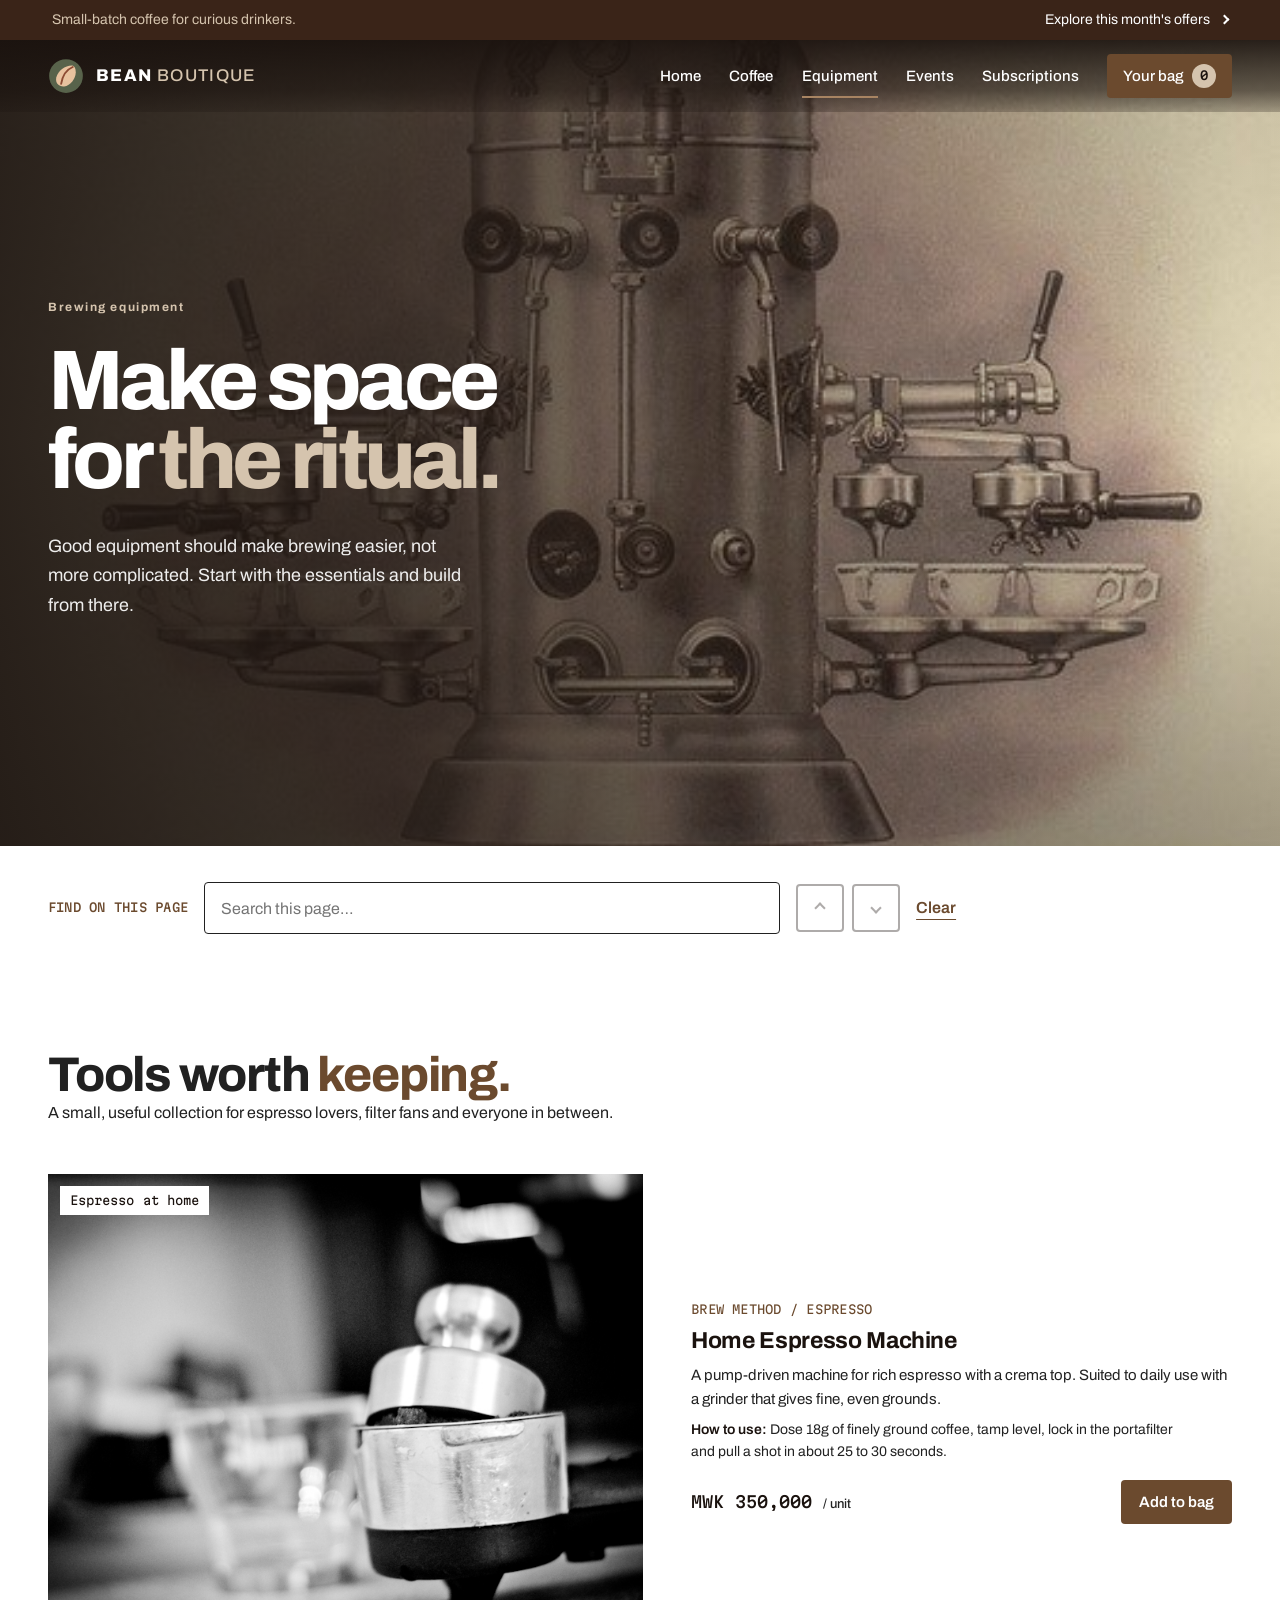
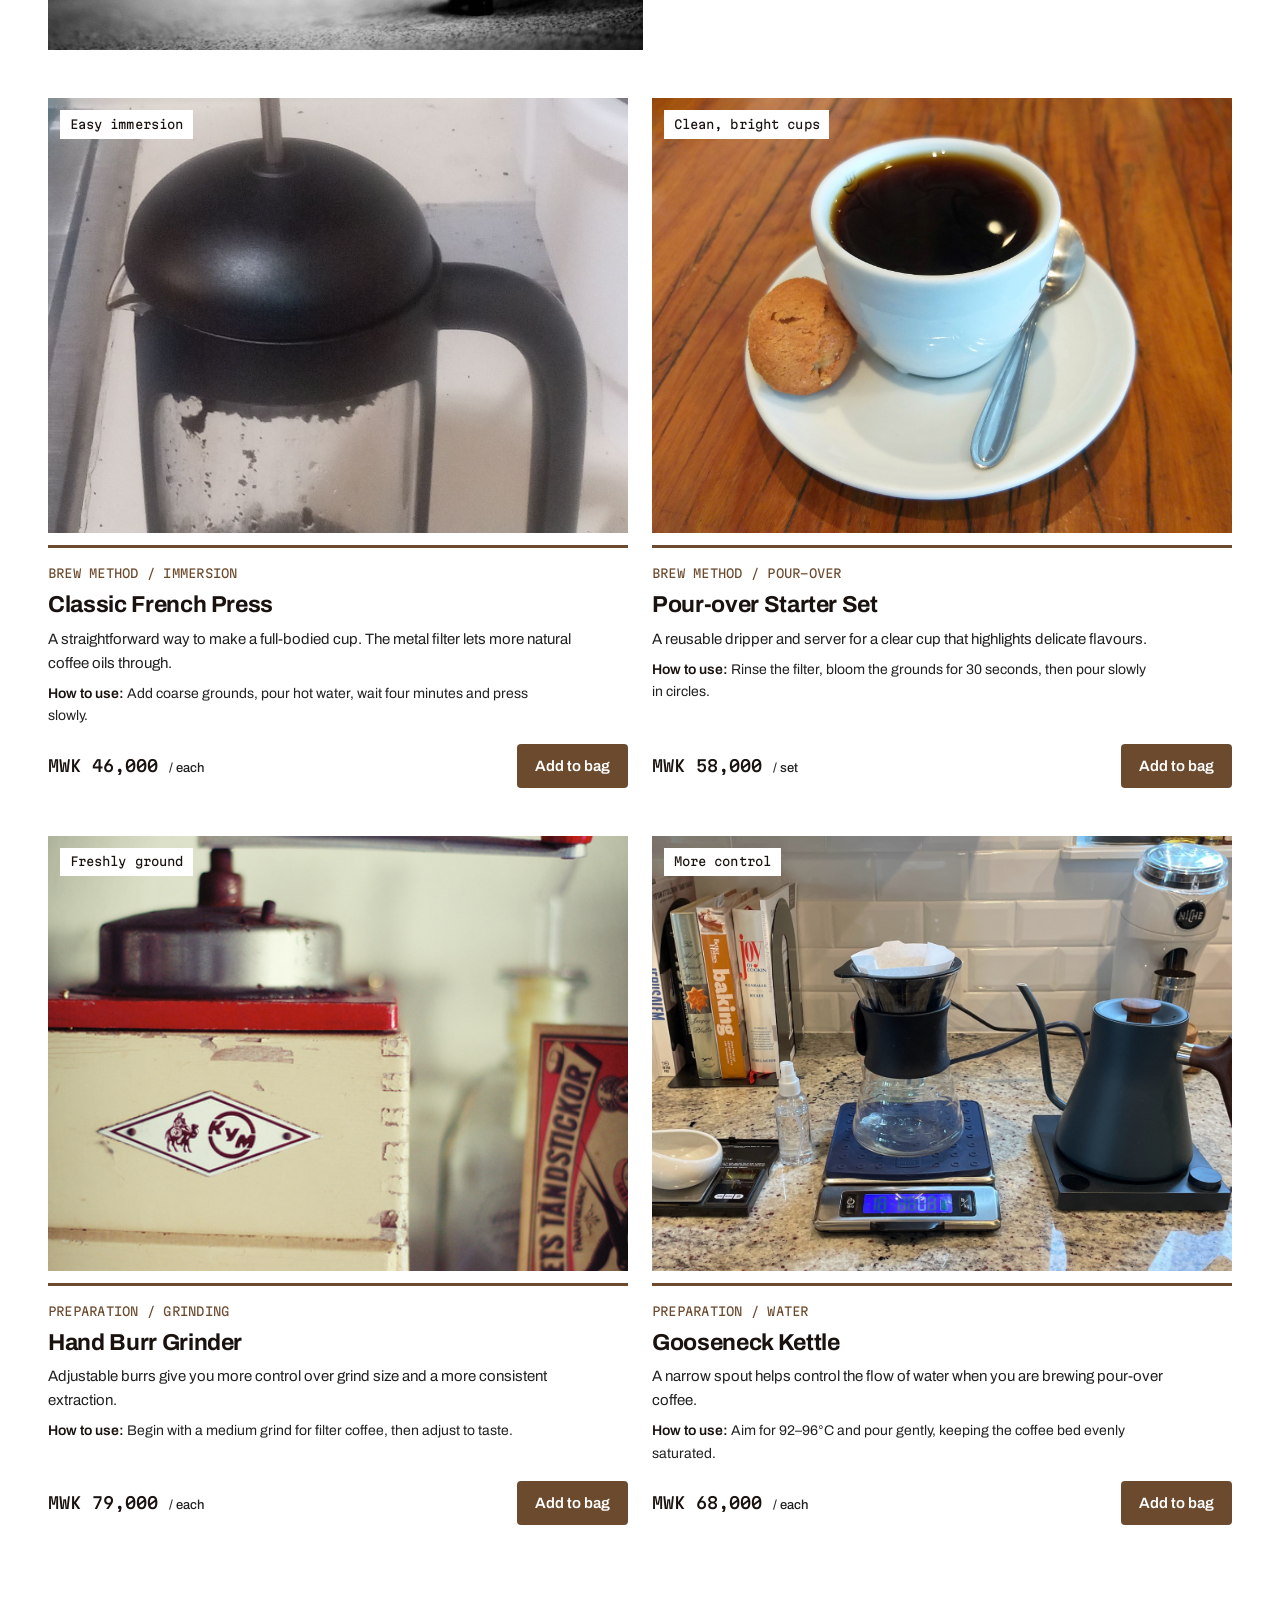
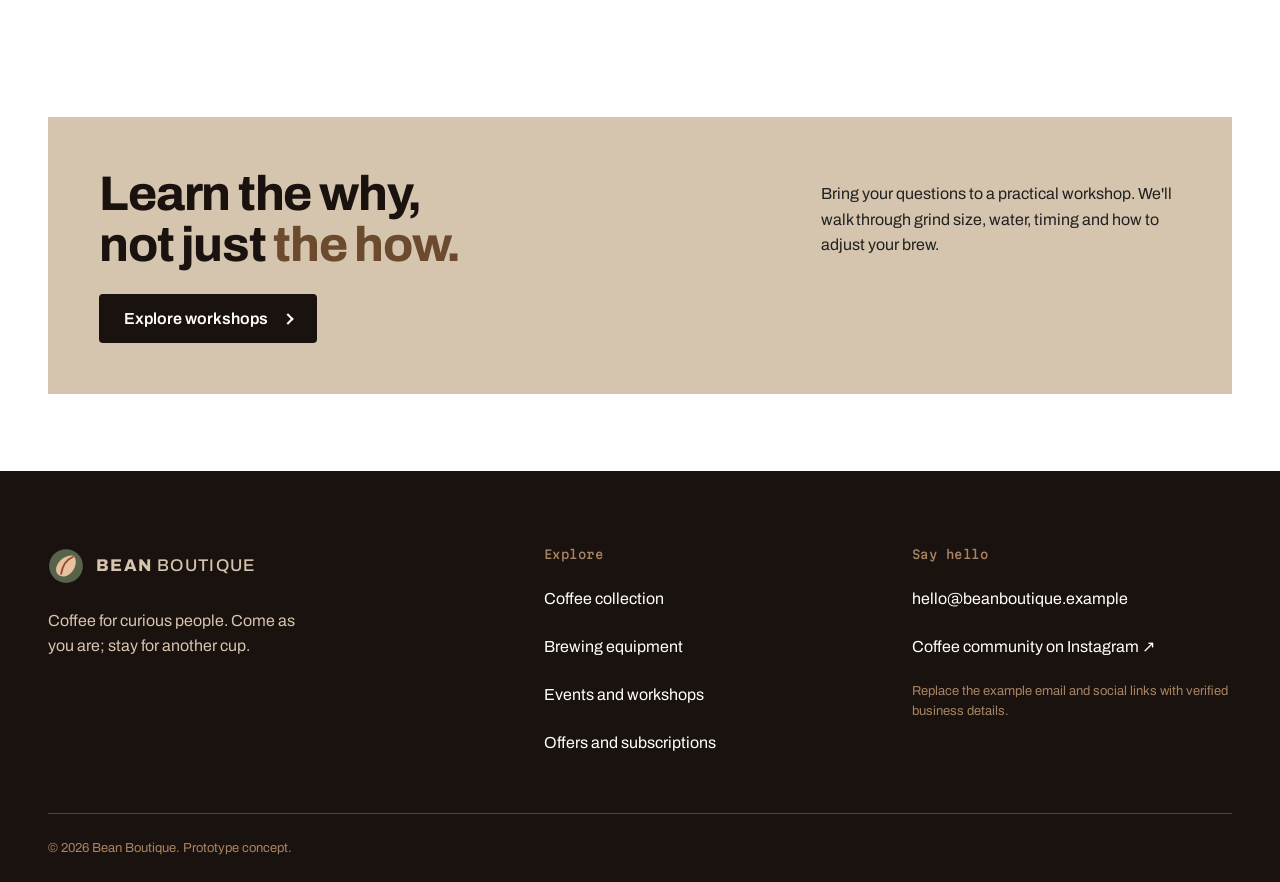
<file: equipment.html>
<!DOCTYPE html>
<html lang="en">
<head>
  <meta charset="utf-8">
  <meta name="viewport" content="width=device-width, initial-scale=1">
  <meta name="theme-color" content="#1A120E">
  <meta name="description" content="Espresso machines, French presses, pour-over kits, grinders and kettles, with usage tips from Bean Boutique.">
  <title>Brewing Equipment | Bean Boutique</title>
  <link rel="icon" type="image/svg+xml" href="asserts/images/bean-mark.svg">
  <link rel="preload" href="asserts/fonts/archivo-latin-wght.woff2" as="font" type="font/woff2" crossorigin>
  <link rel="stylesheet" href="styles/style.css">
  <script src="scripts/main.js" defer></script>
</head>
<body class="page-equipment" id="top">
  <a class="skip-link" href="#main-content">Skip to content</a>
  <div class="site-top">
    <div class="announcement-bar">
    <span>Small-batch coffee for curious drinkers.</span>
    <a href="subscriptions.html">Explore this month's offers <span class="arrow arrow-r" aria-hidden="true"></span></a>
  </div>
    <header class="site-header">
    <div class="header-main container">
      <a class="brand" href="index.html" aria-label="Bean Boutique home">
        <img class="brand-mark" src="asserts/images/bean-mark.svg" alt="">
        <span class="brand-name">BEAN <span>BOUTIQUE</span></span>
      </a>
      <button class="menu-toggle" type="button" aria-expanded="false" aria-controls="site-navigation">
        <span class="menu-toggle-lines" aria-hidden="true"></span>
        <span class="menu-toggle-label">Menu</span>
      </button>
      <nav class="primary-nav" id="site-navigation" aria-label="Main navigation">
        <a href="index.html">Home</a>
        <a href="coffee.html">Coffee</a>
        <a href="equipment.html" aria-current="page">Equipment</a>
        <a href="events.html">Events</a>
        <a href="subscriptions.html">Subscriptions</a>
        <a class="nav-bag" href="cart.html">Your bag <span class="cart-count" data-cart-count aria-live="polite">0</span></a>
      </nav>
    </div>
  </header>
  </div>

  <main id="main-content">
    <section class="hero hero--photo hero--page" aria-labelledby="page-title">
      <picture class="hero-media" aria-hidden="true">
        <img src="asserts/images/equipment-hero.jpg" alt="" width="1200" height="900" decoding="async">
      </picture>
      <div class="hero-content container"><div class="hero-copy">
        <p class="hero-eyebrow">Brewing equipment</p>
        <h1 id="page-title">Make space for <em>the ritual.</em></h1>
        <p class="hero-description">Good equipment should make brewing easier, not more complicated. Start with the essentials and build from there.</p>
      </div></div>
    </section>

    <section class="page-find container" aria-label="Find on this page">
      <form class="page-find-form" role="search" data-page-find>
        <label class="page-find-label" for="page-find-input">Find on this page</label>
        <div class="page-find-field"><input id="page-find-input" type="search" autocomplete="off" placeholder="Search this page…"></div>
        <div class="page-find-nav">
          <button class="icon-button" type="button" data-find-prev aria-label="Previous match" disabled><span class="arrow arrow-u" aria-hidden="true"></span></button>
          <button class="icon-button" type="submit" data-find-next aria-label="Next match" disabled><span class="arrow arrow-d" aria-hidden="true"></span></button>
          <button class="text-button" type="button" data-find-clear>Clear</button>
        </div>
        <p class="page-find-status" data-find-status role="status" aria-live="polite"></p>
      </form>
    </section>

    <section class="section container">
      <div class="section-heading">
        <h2>Tools worth <em>keeping.</em></h2>
        <p class="section-intro-copy">A small, useful collection for espresso lovers, filter fans and everyone in between.</p>
      </div>
      <div class="product-grid equipment-grid">
        <article class="product-card equipment-card" data-product-card data-product-id="espresso-machine" data-search="espresso machine home espresso pump shot milk steam cafe">
          <a class="product-image" href="#espresso-machine"><img src="asserts/images/equipment-espresso-machine.jpg" alt="Espresso machine with a portafilter" loading="lazy" width="1200" height="900"><span class="product-tag">Espresso at home</span></a>
          <div class="product-info">
            <p class="product-origin">BREW METHOD / ESPRESSO</p>
            <h3 id="espresso-machine">Home Espresso Machine</h3>
            <p class="product-description">A pump-driven machine for rich espresso with a crema top. Suited to daily use with a grinder that gives fine, even grounds.</p>
            <p class="product-brew"><strong>How to use:</strong> Dose 18g of finely ground coffee, tamp level, lock in the portafilter and pull a shot in about 25 to 30 seconds.</p>
            <div class="product-buy"><span class="product-price">MWK 350,000 <small>/ unit</small></span><button class="button button-small" type="button" data-add-to-cart data-product-id="espresso-machine">Add to bag</button></div>
          </div>
        </article>
        <article class="product-card equipment-card" data-product-card data-product-id="press-pot" data-search="French press coffee plunger glass brew immersion easy beginner">
          <a class="product-image" href="#press-pot"><img src="asserts/images/equipment-french-press.jpg" alt="Glass French press with coffee" loading="lazy" width="1200" height="900"><span class="product-tag">Easy immersion</span></a>
          <div class="product-info">
            <p class="product-origin">BREW METHOD / IMMERSION</p>
            <h3 id="press-pot">Classic French Press</h3>
            <p class="product-description">A straightforward way to make a full-bodied cup. The metal filter lets more natural coffee oils through.</p>
            <p class="product-brew"><strong>How to use:</strong> Add coarse grounds, pour hot water, wait four minutes and press slowly.</p>
            <div class="product-buy"><span class="product-price">MWK 46,000 <small>/ each</small></span><button class="button button-small" type="button" data-add-to-cart data-product-id="press-pot">Add to bag</button></div>
          </div>
        </article>
        <article class="product-card equipment-card" data-product-card data-product-id="pour-over-kit" data-search="pour over dripper V60 filter coffee cone paper filters clean cup">
          <a class="product-image" href="#pour-over-kit"><img src="asserts/images/equipment-pour-over-kit.jpg" alt="Pour-over dripper and server" loading="lazy" width="1200" height="900"><span class="product-tag">Clean, bright cups</span></a>
          <div class="product-info">
            <p class="product-origin">BREW METHOD / POUR-OVER</p>
            <h3 id="pour-over-kit">Pour-over Starter Set</h3>
            <p class="product-description">A reusable dripper and server for a clear cup that highlights delicate flavours.</p>
            <p class="product-brew"><strong>How to use:</strong> Rinse the filter, bloom the grounds for 30 seconds, then pour slowly in circles.</p>
            <div class="product-buy"><span class="product-price">MWK 58,000 <small>/ set</small></span><button class="button button-small" type="button" data-add-to-cart data-product-id="pour-over-kit">Add to bag</button></div>
          </div>
        </article>
        <article class="product-card equipment-card" data-product-card data-product-id="hand-grinder" data-search="hand grinder burr grinder grind size consistency coffee">
          <a class="product-image" href="#hand-grinder"><img src="asserts/images/equipment-hand-grinder.jpg" alt="Manual burr grinder" loading="lazy" width="1200" height="900"><span class="product-tag">Freshly ground</span></a>
          <div class="product-info">
            <p class="product-origin">PREPARATION / GRINDING</p>
            <h3 id="hand-grinder">Hand Burr Grinder</h3>
            <p class="product-description">Adjustable burrs give you more control over grind size and a more consistent extraction.</p>
            <p class="product-brew"><strong>How to use:</strong> Begin with a medium grind for filter coffee, then adjust to taste.</p>
            <div class="product-buy"><span class="product-price">MWK 79,000 <small>/ each</small></span><button class="button button-small" type="button" data-add-to-cart data-product-id="hand-grinder">Add to bag</button></div>
          </div>
        </article>
        <article class="product-card equipment-card" data-product-card data-product-id="gooseneck-kettle" data-search="gooseneck kettle pour control water temperature coffee">
          <a class="product-image" href="#gooseneck-kettle"><img src="asserts/images/equipment-gooseneck-kettle.jpg" alt="Gooseneck kettle pouring water" loading="lazy" width="1200" height="900"><span class="product-tag">More control</span></a>
          <div class="product-info">
            <p class="product-origin">PREPARATION / WATER</p>
            <h3 id="gooseneck-kettle">Gooseneck Kettle</h3>
            <p class="product-description">A narrow spout helps control the flow of water when you are brewing pour-over coffee.</p>
            <p class="product-brew"><strong>How to use:</strong> Aim for 92–96°C and pour gently, keeping the coffee bed evenly saturated.</p>
            <div class="product-buy"><span class="product-price">MWK 68,000 <small>/ each</small></span><button class="button button-small" type="button" data-add-to-cart data-product-id="gooseneck-kettle">Add to bag</button></div>
          </div>
        </article>
      </div>
    </section>

    <section class="section-tight container brew-band">
      <div class="brew-band-inner">
        <h2>Learn the why, not just <em>the how.</em></h2>
        <p>Bring your questions to a practical workshop. We'll walk through grind size, water, timing and how to adjust your brew.</p>
        <a class="button button-dark" href="events.html">Explore workshops <span class="arrow" aria-hidden="true"></span></a>
      </div>
    </section>

  </main>

  <footer class="site-footer">
    <div class="container footer-main">
      <div class="footer-brand">
        <a class="brand brand-footer" href="index.html">
          <img class="brand-mark" src="asserts/images/bean-mark.svg" alt="">
          <span class="brand-name">BEAN <span>BOUTIQUE</span></span>
        </a>
        <p>Coffee for curious people. Come as you are; stay for another cup.</p>
      </div>
      <div class="footer-links">
        <h2>Explore</h2>
        <a href="coffee.html">Coffee collection</a>
        <a href="equipment.html">Brewing equipment</a>
        <a href="events.html">Events and workshops</a>
        <a href="subscriptions.html">Offers and subscriptions</a>
      </div>
      <div class="footer-links">
        <h2>Say hello</h2>
        <a href="mailto:hello@beanboutique.example">hello@beanboutique.example</a>
        <a href="https://www.instagram.com/explore/tags/specialtycoffee/" target="_blank" rel="noopener noreferrer">Coffee community on Instagram ↗</a>
        <span class="footer-note">Replace the example email and social links with verified business details.</span>
      </div>
    </div>
    <div class="container footer-bottom">
      <span>© <span data-current-year>2026</span> Bean Boutique. Prototype concept.</span>
    </div>
  </footer>
</body>
</html>
</file>
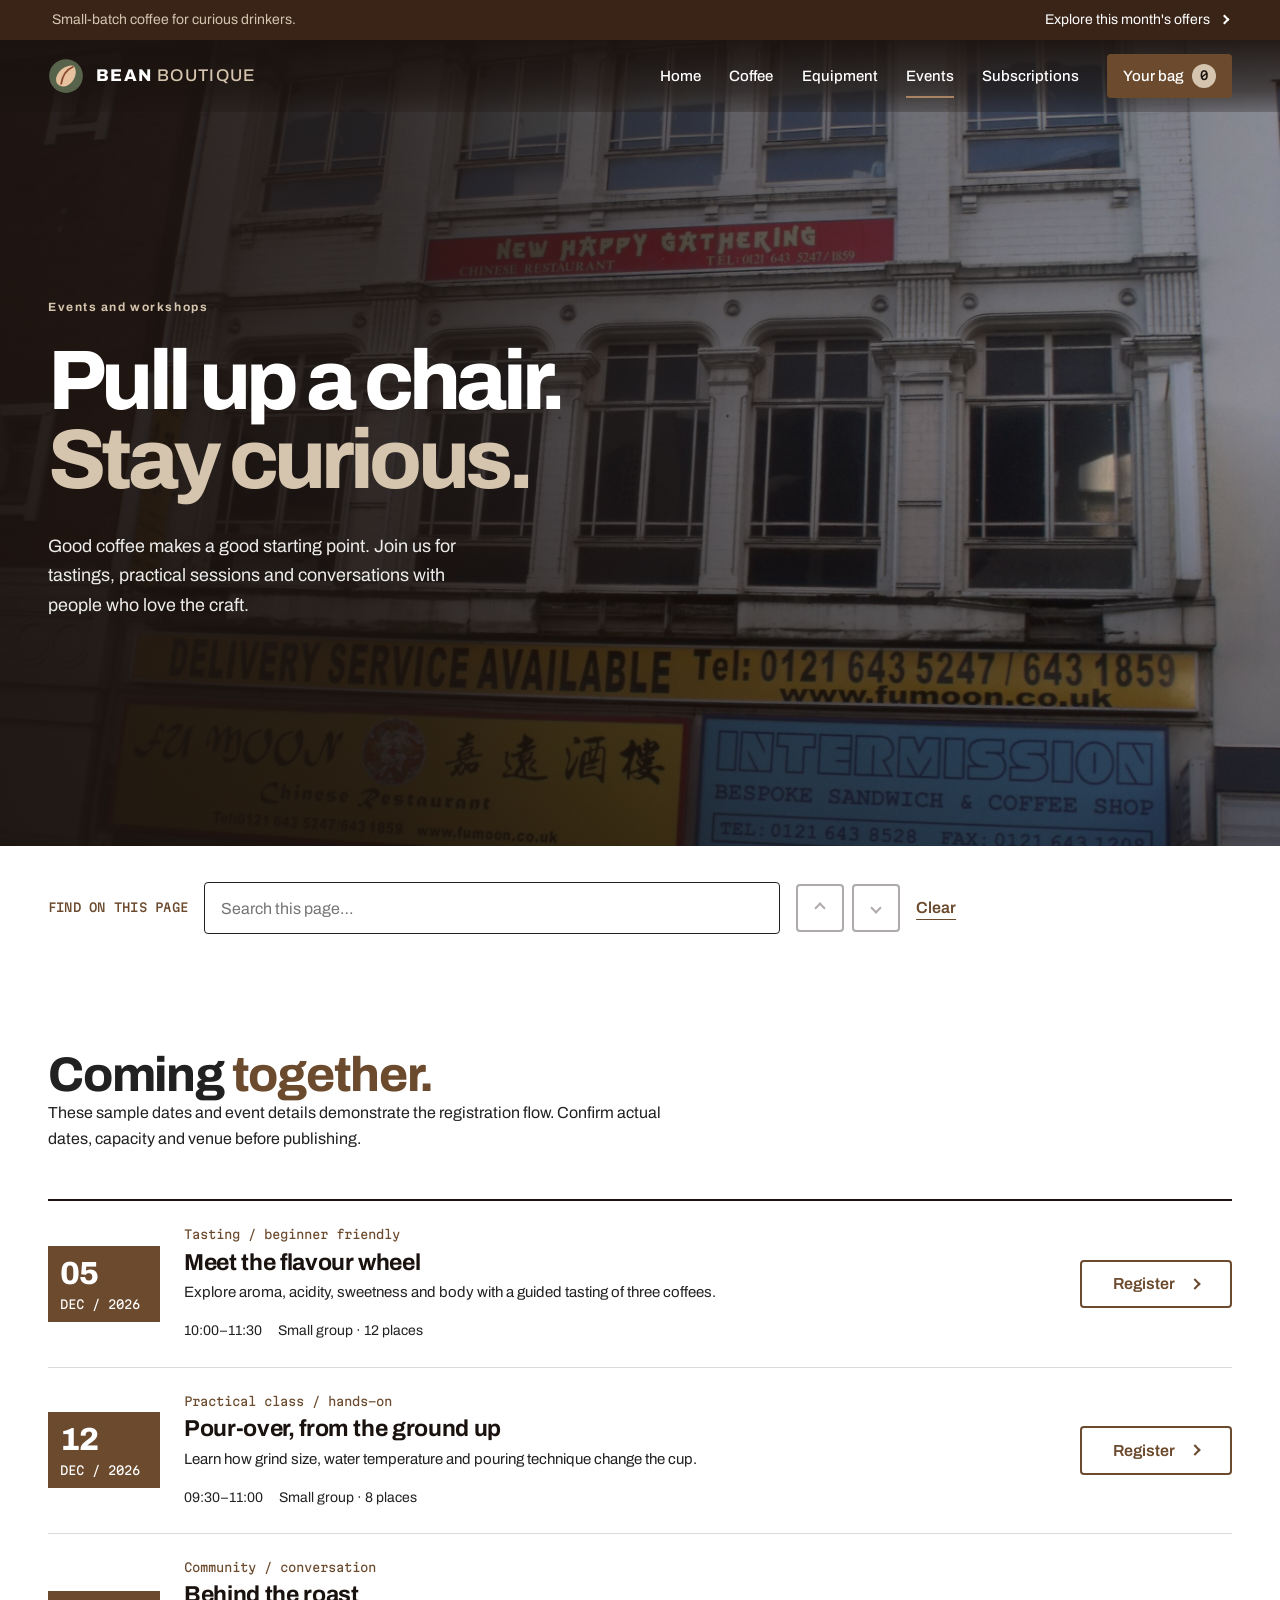
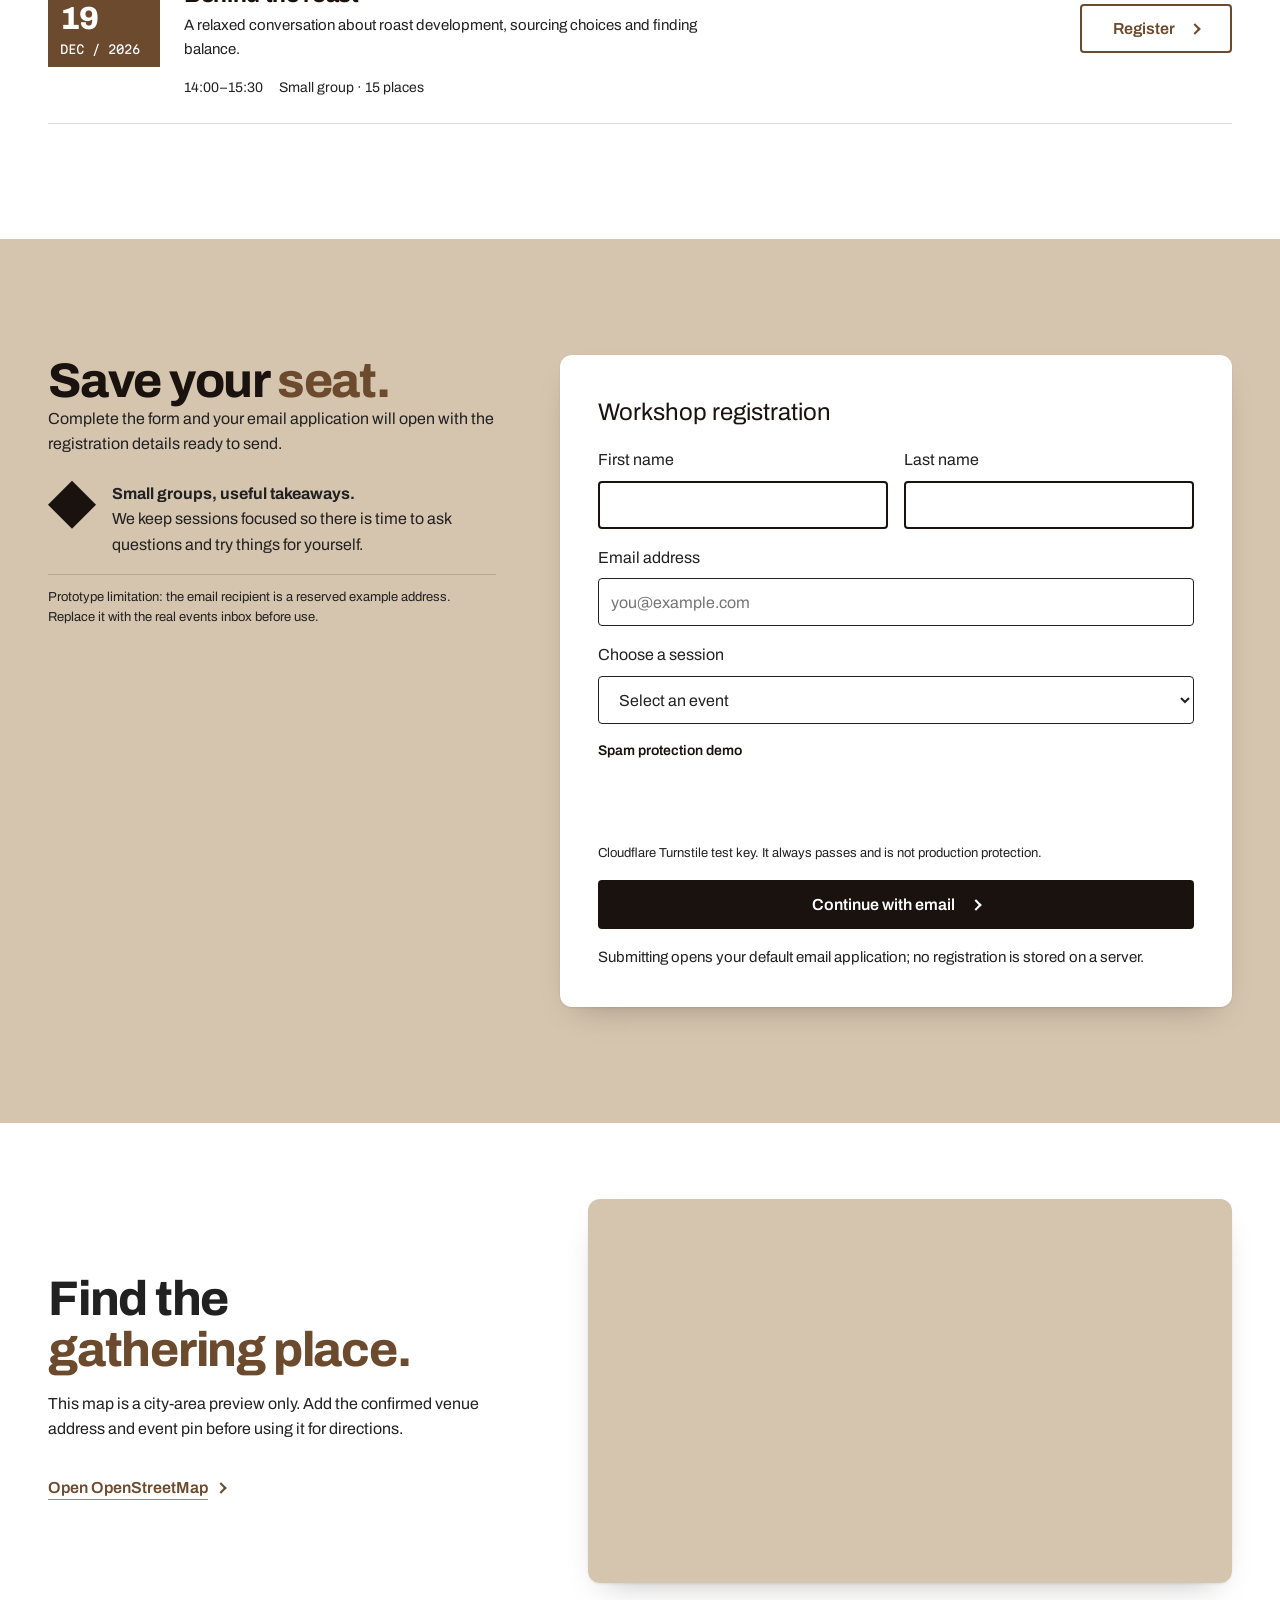
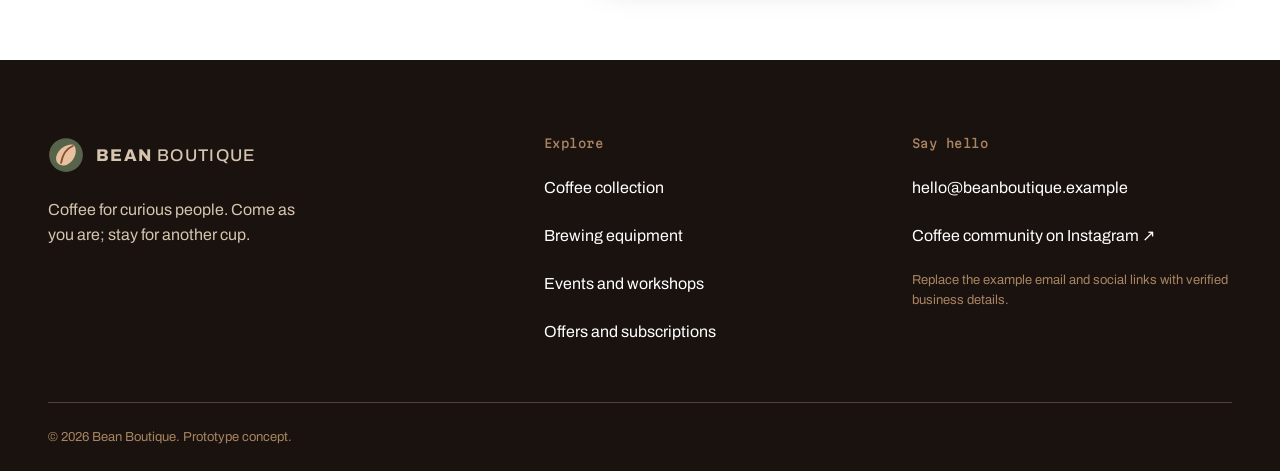
<file: events.html>
<!DOCTYPE html>
<html lang="en">
<head>
  <meta charset="utf-8">
  <meta name="viewport" content="width=device-width, initial-scale=1">
  <meta name="theme-color" content="#1A120E">
  <meta name="description" content="Join Bean Boutique coffee tastings, practical brewing classes and meet-the-roaster sessions.">
  <title>Events and Workshops | Bean Boutique</title>
  <link rel="icon" type="image/svg+xml" href="asserts/images/bean-mark.svg">
  <link rel="preload" href="asserts/fonts/archivo-latin-wght.woff2" as="font" type="font/woff2" crossorigin>
  <link rel="stylesheet" href="styles/style.css">
  <script src="https://challenges.cloudflare.com/turnstile/v0/api.js" async defer></script>
  <script src="scripts/main.js" defer></script>
</head>
<body class="page-events" id="top">
  <a class="skip-link" href="#main-content">Skip to content</a>
  <div class="site-top">
    <div class="announcement-bar">
    <span>Small-batch coffee for curious drinkers.</span>
    <a href="subscriptions.html">Explore this month's offers <span class="arrow arrow-r" aria-hidden="true"></span></a>
  </div>
    <header class="site-header">
    <div class="header-main container">
      <a class="brand" href="index.html" aria-label="Bean Boutique home">
        <img class="brand-mark" src="asserts/images/bean-mark.svg" alt="">
        <span class="brand-name">BEAN <span>BOUTIQUE</span></span>
      </a>
      <button class="menu-toggle" type="button" aria-expanded="false" aria-controls="site-navigation">
        <span class="menu-toggle-lines" aria-hidden="true"></span>
        <span class="menu-toggle-label">Menu</span>
      </button>
      <nav class="primary-nav" id="site-navigation" aria-label="Main navigation">
        <a href="index.html">Home</a>
        <a href="coffee.html">Coffee</a>
        <a href="equipment.html">Equipment</a>
        <a href="events.html" aria-current="page">Events</a>
        <a href="subscriptions.html">Subscriptions</a>
        <a class="nav-bag" href="cart.html">Your bag <span class="cart-count" data-cart-count aria-live="polite">0</span></a>
      </nav>
    </div>
  </header>
  </div>

  <main id="main-content">
    <section class="hero hero--photo hero--page" aria-labelledby="page-title">
      <picture class="hero-media" aria-hidden="true">
        <img src="asserts/images/events-hero.jpg" alt="" width="1200" height="900" decoding="async">
      </picture>
      <div class="hero-content container"><div class="hero-copy">
        <p class="hero-eyebrow">Events and workshops</p>
        <h1 id="page-title">Pull up a chair. <em>Stay curious.</em></h1>
        <p class="hero-description">Good coffee makes a good starting point. Join us for tastings, practical sessions and conversations with people who love the craft.</p>
      </div></div>
    </section>

    <section class="page-find container" aria-label="Find on this page">
      <form class="page-find-form" role="search" data-page-find>
        <label class="page-find-label" for="page-find-input">Find on this page</label>
        <div class="page-find-field"><input id="page-find-input" type="search" autocomplete="off" placeholder="Search this page…"></div>
        <div class="page-find-nav">
          <button class="icon-button" type="button" data-find-prev aria-label="Previous match" disabled><span class="arrow arrow-u" aria-hidden="true"></span></button>
          <button class="icon-button" type="submit" data-find-next aria-label="Next match" disabled><span class="arrow arrow-d" aria-hidden="true"></span></button>
          <button class="text-button" type="button" data-find-clear>Clear</button>
        </div>
        <p class="page-find-status" data-find-status role="status" aria-live="polite"></p>
      </form>
    </section>

    <section class="section container">
      <div class="section-heading">
        <h2>Coming <em>together.</em></h2>
        <p class="section-intro-copy">These sample dates and event details demonstrate the registration flow. Confirm actual dates, capacity and venue before publishing.</p>
      </div>
      <div class="event-list">
        <article class="event-card"><div class="event-date"><span>05</span><small>DEC / 2026</small></div><div class="event-details"><p class="event-type">Tasting / beginner friendly</p><h3>Meet the flavour wheel</h3><p>Explore aroma, acidity, sweetness and body with a guided tasting of three coffees.</p><div class="event-meta"><span>10:00–11:30</span><span>Small group · 12 places</span></div></div><a class="button-outline event-cta button" href="#registration">Register <span class="arrow" aria-hidden="true"></span></a></article>
        <article class="event-card"><div class="event-date"><span>12</span><small>DEC / 2026</small></div><div class="event-details"><p class="event-type">Practical class / hands-on</p><h3>Pour-over, from the ground up</h3><p>Learn how grind size, water temperature and pouring technique change the cup.</p><div class="event-meta"><span>09:30–11:00</span><span>Small group · 8 places</span></div></div><a class="button-outline event-cta button" href="#registration">Register <span class="arrow" aria-hidden="true"></span></a></article>
        <article class="event-card"><div class="event-date"><span>19</span><small>DEC / 2026</small></div><div class="event-details"><p class="event-type">Community / conversation</p><h3>Behind the roast</h3><p>A relaxed conversation about roast development, sourcing choices and finding balance.</p><div class="event-meta"><span>14:00–15:30</span><span>Small group · 15 places</span></div></div><a class="button-outline event-cta button" href="#registration">Register <span class="arrow" aria-hidden="true"></span></a></article>
      </div>
    </section>

    <section class="section registration-section" id="registration">
      <div class="container registration-grid">
        <div class="registration-copy">
          <h2>Save your <em>seat.</em></h2>
          <p>Complete the form and your email application will open with the registration details ready to send.</p>
          <div class="registration-aside"><span class="aside-mark" aria-hidden="true"></span><p><strong>Small groups, useful takeaways.</strong><br>We keep sessions focused so there is time to ask questions and try things for yourself.</p></div>
          <p class="prototype-note">Prototype limitation: the email recipient is a reserved example address. Replace it with the real events inbox before use.</p>
        </div>
        <form class="registration-form" id="event-registration" data-email-form data-recipient="events@beanboutique.example">
          <div class="form-heading"><span>Workshop registration</span></div>
          <div class="form-row">
            <div class="form-field"><label for="first-name">First name</label><input id="first-name" name="firstName" type="text" autocomplete="given-name" required></div>
            <div class="form-field"><label for="last-name">Last name</label><input id="last-name" name="lastName" type="text" autocomplete="family-name" required></div>
          </div>
          <div class="form-field"><label for="event-email">Email address</label><input id="event-email" name="email" type="email" autocomplete="email" placeholder="you@example.com" required></div>
          <div class="form-field"><label for="event-choice">Choose a session</label><select id="event-choice" name="event" required><option value="">Select an event</option><option>Meet the flavour wheel — 5 December 2026</option><option>Pour-over, from the ground up — 12 December 2026</option><option>Behind the roast — 19 December 2026</option></select></div>
          <div class="form-field turnstile-field"><span class="field-label">Spam protection demo</span><div class="cf-turnstile" data-sitekey="1x00000000000000000000AA" data-theme="light"></div><p class="field-help">Cloudflare Turnstile test key. It always passes and is not production protection.</p></div>
          <button class="button button-dark button-full" type="submit">Continue with email <span class="arrow" aria-hidden="true"></span></button>
          <p class="form-status" id="registration-status" aria-live="polite">Submitting opens your default email application; no registration is stored on a server.</p>
        </form>
      </div>
    </section>

    <section class="section-tight container">
      <div class="location-grid">
        <div>
          <h2>Find the <em>gathering place.</em></h2>
          <p class="muted-copy">This map is a city-area preview only. Add the confirmed venue address and event pin before using it for directions.</p>
          <a class="text-link" href="https://www.openstreetmap.org/" target="_blank" rel="noopener noreferrer">Open OpenStreetMap <span class="arrow" aria-hidden="true"></span></a>
        </div>
        <div class="map-widget"><iframe title="Illustrative map preview of central Lilongwe" src="https://www.openstreetmap.org/export/embed.html?bbox=33.7705%2C-13.9710%2C33.7867%2C-13.9550&amp;layer=mapnik" loading="lazy"></iframe></div>
      </div>
    </section>

  </main>

  <footer class="site-footer">
    <div class="container footer-main">
      <div class="footer-brand">
        <a class="brand brand-footer" href="index.html">
          <img class="brand-mark" src="asserts/images/bean-mark.svg" alt="">
          <span class="brand-name">BEAN <span>BOUTIQUE</span></span>
        </a>
        <p>Coffee for curious people. Come as you are; stay for another cup.</p>
      </div>
      <div class="footer-links">
        <h2>Explore</h2>
        <a href="coffee.html">Coffee collection</a>
        <a href="equipment.html">Brewing equipment</a>
        <a href="events.html">Events and workshops</a>
        <a href="subscriptions.html">Offers and subscriptions</a>
      </div>
      <div class="footer-links">
        <h2>Say hello</h2>
        <a href="mailto:hello@beanboutique.example">hello@beanboutique.example</a>
        <a href="https://www.instagram.com/explore/tags/specialtycoffee/" target="_blank" rel="noopener noreferrer">Coffee community on Instagram ↗</a>
        <span class="footer-note">Replace the example email and social links with verified business details.</span>
      </div>
    </div>
    <div class="container footer-bottom">
      <span>© <span data-current-year>2026</span> Bean Boutique. Prototype concept.</span>
    </div>
  </footer>
</body>
</html>
</file>
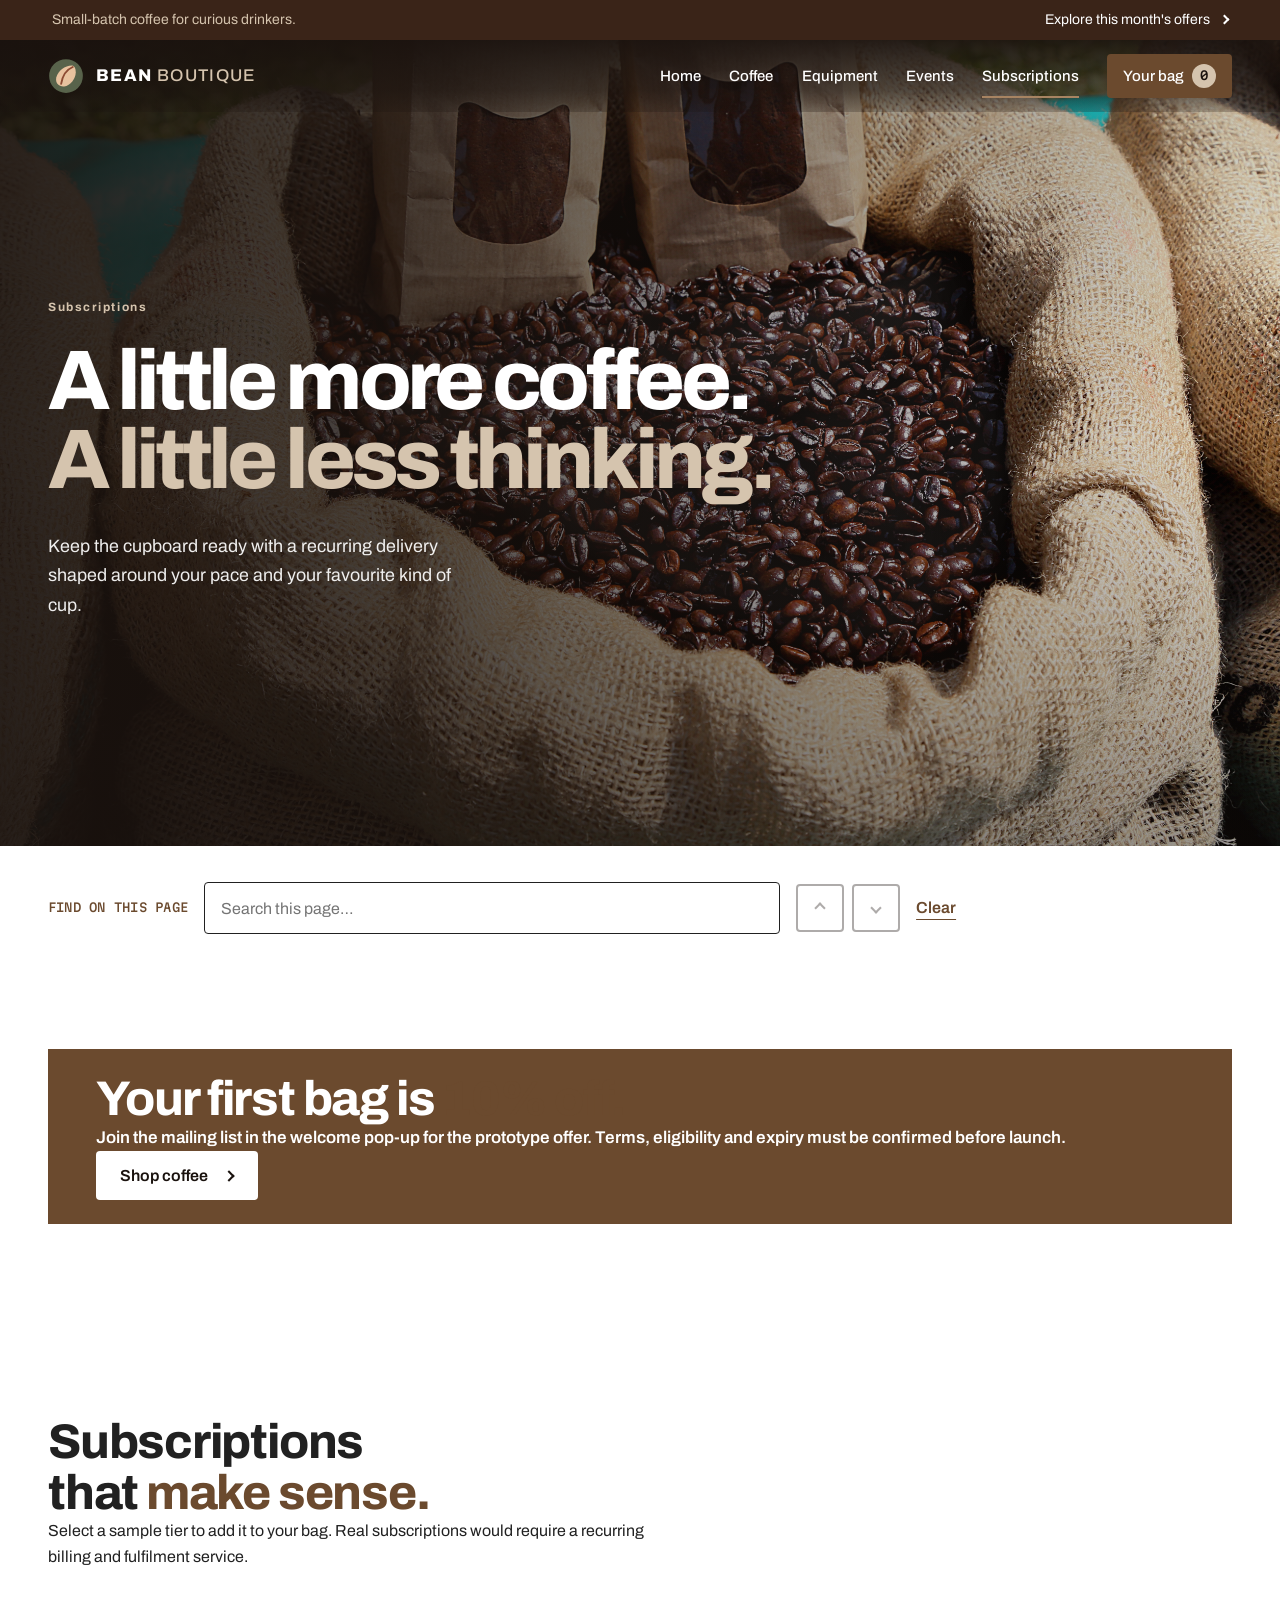
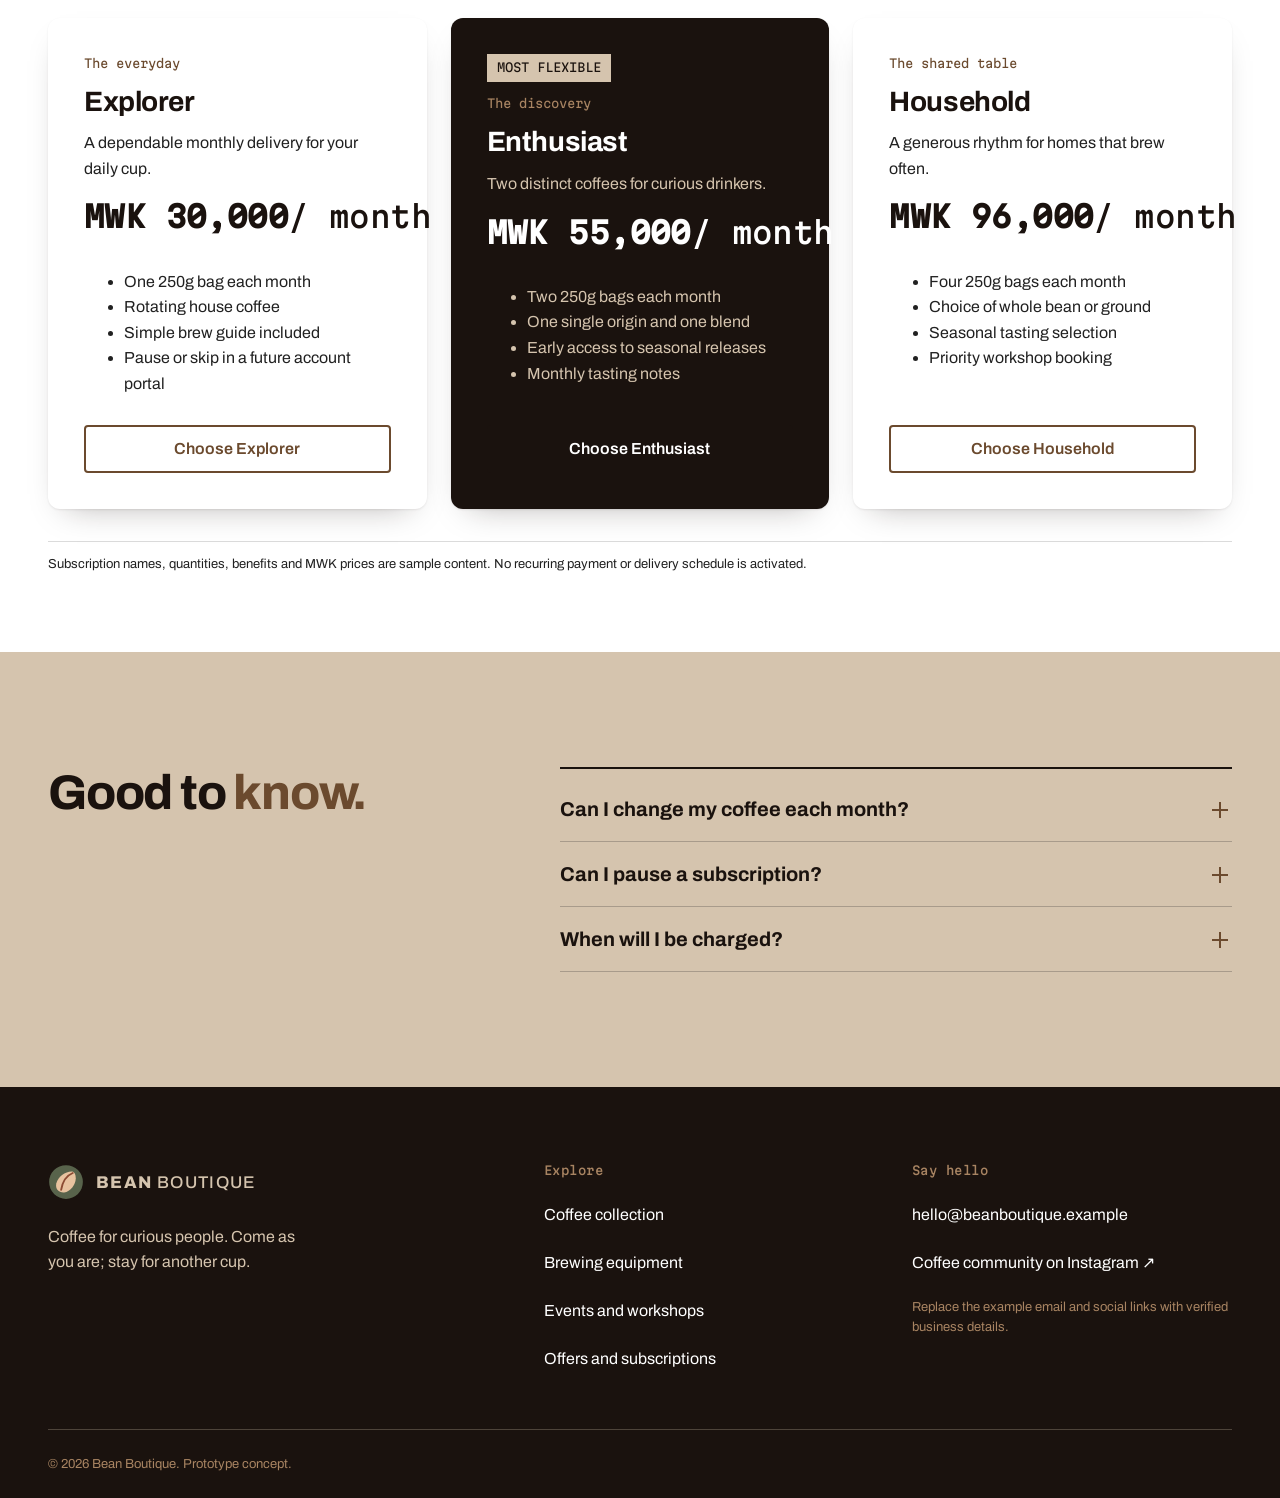
<file: subscriptions.html>
<!DOCTYPE html>
<html lang="en">
<head>
  <meta charset="utf-8">
  <meta name="viewport" content="width=device-width, initial-scale=1">
  <meta name="theme-color" content="#1A120E">
  <meta name="description" content="Special offers and coffee subscription plans from Bean Boutique, with clear benefits for each level.">
  <title>Offers and Subscriptions | Bean Boutique</title>
  <link rel="icon" type="image/svg+xml" href="asserts/images/bean-mark.svg">
  <link rel="preload" href="asserts/fonts/archivo-latin-wght.woff2" as="font" type="font/woff2" crossorigin>
  <link rel="stylesheet" href="styles/style.css">
  <script src="scripts/main.js" defer></script>
</head>
<body class="page-subscriptions" id="top">
  <a class="skip-link" href="#main-content">Skip to content</a>
  <div class="site-top">
    <div class="announcement-bar">
    <span>Small-batch coffee for curious drinkers.</span>
    <a href="subscriptions.html">Explore this month's offers <span class="arrow arrow-r" aria-hidden="true"></span></a>
  </div>
    <header class="site-header">
    <div class="header-main container">
      <a class="brand" href="index.html" aria-label="Bean Boutique home">
        <img class="brand-mark" src="asserts/images/bean-mark.svg" alt="">
        <span class="brand-name">BEAN <span>BOUTIQUE</span></span>
      </a>
      <button class="menu-toggle" type="button" aria-expanded="false" aria-controls="site-navigation">
        <span class="menu-toggle-lines" aria-hidden="true"></span>
        <span class="menu-toggle-label">Menu</span>
      </button>
      <nav class="primary-nav" id="site-navigation" aria-label="Main navigation">
        <a href="index.html">Home</a>
        <a href="coffee.html">Coffee</a>
        <a href="equipment.html">Equipment</a>
        <a href="events.html">Events</a>
        <a href="subscriptions.html" aria-current="page">Subscriptions</a>
        <a class="nav-bag" href="cart.html">Your bag <span class="cart-count" data-cart-count aria-live="polite">0</span></a>
      </nav>
    </div>
  </header>
  </div>

  <main id="main-content">
    <section class="hero hero--photo hero--page" aria-labelledby="page-title">
      <picture class="hero-media" aria-hidden="true">
        <img src="asserts/images/subscriptions-hero.jpg" alt="" width="1200" height="900" decoding="async">
      </picture>
      <div class="hero-content container"><div class="hero-copy">
        <p class="hero-eyebrow">Subscriptions</p>
        <h1 id="page-title">A little more coffee. <em>A little less thinking.</em></h1>
        <p class="hero-description">Keep the cupboard ready with a recurring delivery shaped around your pace and your favourite kind of cup.</p>
      </div></div>
    </section>

    <section class="page-find container" aria-label="Find on this page">
      <form class="page-find-form" role="search" data-page-find>
        <label class="page-find-label" for="page-find-input">Find on this page</label>
        <div class="page-find-field"><input id="page-find-input" type="search" autocomplete="off" placeholder="Search this page…"></div>
        <div class="page-find-nav">
          <button class="icon-button" type="button" data-find-prev aria-label="Previous match" disabled><span class="arrow arrow-u" aria-hidden="true"></span></button>
          <button class="icon-button" type="submit" data-find-next aria-label="Next match" disabled><span class="arrow arrow-d" aria-hidden="true"></span></button>
          <button class="text-button" type="button" data-find-clear>Clear</button>
        </div>
        <p class="page-find-status" data-find-status role="status" aria-live="polite"></p>
      </form>
    </section>

    <section class="section container">
      <div class="offer-banner">
        <div><h2>Your first bag is <em>10% off.</em></h2><p>Join the mailing list in the welcome pop-up for the prototype offer. Terms, eligibility and expiry must be confirmed before launch.</p></div>
        <a class="button button-light" href="coffee.html">Shop coffee <span class="arrow" aria-hidden="true"></span></a>
      </div>
    </section>

    <section class="section-tight container">
      <div class="section-heading">
        <h2>Subscriptions that <em>make sense.</em></h2>
        <p class="section-intro-copy">Select a sample tier to add it to your bag. Real subscriptions would require a recurring billing and fulfilment service.</p>
      </div>
      <div class="subscription-grid">
        <article class="subscription-card">
          <p class="plan-label">The everyday</p><h3>Explorer</h3><p class="plan-description">A dependable monthly delivery for your daily cup.</p><div class="plan-price"><strong>MWK 30,000</strong><span>/ month</span></div>
          <ul><li>One 250g bag each month</li><li>Rotating house coffee</li><li>Simple brew guide included</li><li>Pause or skip in a future account portal</li></ul>
          <button class="button-outline button-full button" type="button" data-add-to-cart data-product-id="sub-explorer">Choose Explorer</button>
        </article>
        <article class="subscription-card subscription-card-featured">
          <span class="plan-ribbon">MOST FLEXIBLE</span><p class="plan-label">The discovery</p><h3>Enthusiast</h3><p class="plan-description">Two distinct coffees for curious drinkers.</p><div class="plan-price"><strong>MWK 55,000</strong><span>/ month</span></div>
          <ul><li>Two 250g bags each month</li><li>One single origin and one blend</li><li>Early access to seasonal releases</li><li>Monthly tasting notes</li></ul>
          <button class="button-dark button-full button" type="button" data-add-to-cart data-product-id="sub-enthusiast">Choose Enthusiast</button>
        </article>
        <article class="subscription-card">
          <p class="plan-label">The shared table</p><h3>Household</h3><p class="plan-description">A generous rhythm for homes that brew often.</p><div class="plan-price"><strong>MWK 96,000</strong><span>/ month</span></div>
          <ul><li>Four 250g bags each month</li><li>Choice of whole bean or ground</li><li>Seasonal tasting selection</li><li>Priority workshop booking</li></ul>
          <button class="button-outline button-full button" type="button" data-add-to-cart data-product-id="sub-household">Choose Household</button>
        </article>
      </div>
      <p class="prototype-note price-note">Subscription names, quantities, benefits and MWK prices are sample content. No recurring payment or delivery schedule is activated.</p>
    </section>

    <section class="section subscription-faq-band">
      <div class="container faq-grid">
        <div><h2>Good to <em>know.</em></h2></div>
        <div class="faq-list">
          <details><summary>Can I change my coffee each month?</summary><p>That would be managed through a customer account in a full e-commerce build. This prototype only demonstrates the plan selection.</p></details>
          <details><summary>Can I pause a subscription?</summary><p>Yes, this is a proposed benefit. A production subscription system would need to expose pause, skip and cancellation controls with clear billing dates.</p></details>
          <details><summary>When will I be charged?</summary><p>No charge is made by this prototype. A live service should show the billing cadence and renewal date before checkout.</p></details>
        </div>
      </div>
    </section>

  </main>

  <footer class="site-footer">
    <div class="container footer-main">
      <div class="footer-brand">
        <a class="brand brand-footer" href="index.html">
          <img class="brand-mark" src="asserts/images/bean-mark.svg" alt="">
          <span class="brand-name">BEAN <span>BOUTIQUE</span></span>
        </a>
        <p>Coffee for curious people. Come as you are; stay for another cup.</p>
      </div>
      <div class="footer-links">
        <h2>Explore</h2>
        <a href="coffee.html">Coffee collection</a>
        <a href="equipment.html">Brewing equipment</a>
        <a href="events.html">Events and workshops</a>
        <a href="subscriptions.html">Offers and subscriptions</a>
      </div>
      <div class="footer-links">
        <h2>Say hello</h2>
        <a href="mailto:hello@beanboutique.example">hello@beanboutique.example</a>
        <a href="https://www.instagram.com/explore/tags/specialtycoffee/" target="_blank" rel="noopener noreferrer">Coffee community on Instagram ↗</a>
        <span class="footer-note">Replace the example email and social links with verified business details.</span>
      </div>
    </div>
    <div class="container footer-bottom">
      <span>© <span data-current-year>2026</span> Bean Boutique. Prototype concept.</span>
    </div>
  </footer>
</body>
</html>
</file>
<file: styles/style.css>
/* Bean Boutique: palette and system from the premium website directive.
   Order: font faces, tokens, base, layout, components, pages, states, motion. */

@font-face {
  font-family: "Archivo";
  src: url("../asserts/fonts/archivo-latin-wght.woff2") format("woff2");
  font-weight: 100 900;
  font-style: normal;
  font-display: swap;
}
@font-face {
  font-family: "Martian Mono";
  src: url("../asserts/fonts/martian-mono-latin-400.woff2") format("woff2");
  font-weight: 400;
  font-display: swap;
}
@font-face {
  font-family: "Martian Mono";
  src: url("../asserts/fonts/martian-mono-latin-500.woff2") format("woff2");
  font-weight: 500;
  font-display: swap;
}

:root {
  --color-espresso: #1A120E;
  --color-coffee: #3A2418;
  --color-caramel: #6B4A2E;
  --color-taupe: #A88462;
  --color-champagne: #D5C4AE;
  --color-charcoal: #212121;
  --color-white: #FFFFFF;

  /* Derived only from the palette: shadows and hairlines. */
  --shadow-soft: 0 1px 2px rgba(26, 18, 14, .08), 0 14px 32px -18px rgba(26, 18, 14, .35);
  --shadow-lift: 0 2px 4px rgba(26, 18, 14, .10), 0 26px 48px -20px rgba(26, 18, 14, .45);
  --rule: rgba(33, 33, 33, .16);
  --rule-on-dark: rgba(213, 196, 174, .28);

  --display: "Archivo", "Helvetica Neue", Arial, sans-serif;
  --body: "Archivo", "Helvetica Neue", Arial, sans-serif;
  --mono: "Martian Mono", ui-monospace, "SFMono-Regular", Menlo, Consolas, monospace;

  --space-1: .25rem;
  --space-2: .5rem;
  --space-3: .75rem;
  --space-4: 1rem;
  --space-5: 1.5rem;
  --space-6: 2rem;
  --space-7: 3rem;
  --space-8: 4rem;

  --content: 1240px;
  --gutter: clamp(1.25rem, 4vw, 3rem);
  --section-y: clamp(4.5rem, 9vw, 8rem);
  --section-y-tight: clamp(3rem, 6vw, 5rem);
  --radius-sm: 4px;
  --radius-md: 12px;
  --ease: cubic-bezier(.16, 1, .3, 1);
  --header-h: 4.5rem;
}

*, *::before, *::after { box-sizing: border-box; }

html {
  scroll-behavior: smooth;
  scroll-padding-top: calc(var(--header-h) + 3rem);
  -webkit-text-size-adjust: 100%;
  text-size-adjust: 100%;
}

body {
  margin: 0;
  color: var(--color-charcoal);
  background: var(--color-white);
  font-family: var(--body);
  font-size: 1rem;
  line-height: 1.6;
  font-weight: 400;
  -webkit-font-smoothing: antialiased;
  text-rendering: optimizeLegibility;
  overflow-x: hidden;
}

img { display: block; max-width: 100%; height: auto; }
a { color: inherit; }
button, input, select { font: inherit; color: inherit; }
p { margin: 0 0 var(--space-4); max-width: 62ch; }
h1, h2, h3 { margin: 0; font-family: var(--display); font-weight: 800; letter-spacing: -.025em; line-height: 1.02; text-wrap: balance; }
h1 { font-size: clamp(2.75rem, 6.2vw, 5.5rem); }
h2 { font-size: clamp(2rem, 3.8vw, 3.25rem); font-weight: 750; line-height: 1.05; }
h3 { font-size: clamp(1.25rem, 1.8vw, 1.5rem); font-weight: 700; letter-spacing: -.015em; line-height: 1.2; }
em { font-style: normal; color: var(--color-caramel); }

::selection { background: var(--color-champagne); color: var(--color-espresso); }

:focus-visible { outline: 3px solid var(--color-caramel); outline-offset: 3px; }
.graphite :focus-visible,
.site-header :focus-visible,
.site-footer :focus-visible,
.hero :focus-visible,
.dark-band :focus-visible,
.site-toast :focus-visible { outline-color: var(--color-champagne); }

::-webkit-scrollbar { width: 12px; height: 12px; }
::-webkit-scrollbar-track { background: var(--color-champagne); }
::-webkit-scrollbar-thumb { background: var(--color-caramel); border: 3px solid var(--color-champagne); }
* { scrollbar-color: var(--color-caramel) var(--color-champagne); scrollbar-width: thin; }

.container { width: min(100% - (var(--gutter) * 2), var(--content)); margin-inline: auto; }
.visually-hidden {
  position: absolute !important; width: 1px; height: 1px; padding: 0; margin: -1px;
  overflow: hidden; clip: rect(0 0 0 0); white-space: nowrap; border: 0;
}
.skip-link {
  position: fixed; top: var(--space-3); left: var(--space-3); z-index: 300;
  padding: var(--space-3) var(--space-4); color: var(--color-white); background: var(--color-espresso);
  transform: translateY(-200%); transition: transform .2s var(--ease);
}
.skip-link:focus { transform: translateY(0); }

/* Arrows and small drawn icons: CSS, never unicode glyphs. */
.arrow {
  display: inline-block; width: .5em; height: .5em; margin-left: .55em;
  border-top: 2px solid currentColor; border-right: 2px solid currentColor;
  transform: rotate(45deg); vertical-align: .08em; transition: transform .3s var(--ease);
}
.arrow-l { transform: rotate(225deg); margin: 0; }
.arrow-r { transform: rotate(45deg); }
.arrow-d { transform: rotate(135deg); margin: 0; }
.arrow-u { transform: rotate(-45deg); margin: 0; }

/* Sections and rhythm */
.section { padding-block: var(--section-y); }
.section-tight { padding-block: var(--section-y-tight); }
.section-heading { margin-bottom: var(--space-7); max-width: 40rem; }
.section-heading h2 { max-width: 18ch; }
.section-heading-row { display: flex; align-items: flex-end; justify-content: space-between; gap: var(--space-5); max-width: none; flex-wrap: wrap; }
.section-intro-copy { max-width: 46rem; }
.section-intro-copy h2 { margin-bottom: var(--space-4); }
.muted-copy { color: var(--color-charcoal); }

.graphite { background: var(--color-coffee); color: var(--color-champagne); }
.graphite h2, .graphite h3 { color: var(--color-white); }
.graphite em { color: var(--color-champagne); }
.graphite p { color: var(--color-champagne); }
.graphite .text-link { color: var(--color-white); text-decoration-color: var(--color-taupe); }

/* Announcement, header, navigation */
.announcement-bar {
  display: flex; justify-content: space-between; flex-wrap: wrap; gap: var(--space-2) var(--space-5);
  padding: .55rem var(--gutter); font-size: .875rem; color: var(--color-champagne);
  background: var(--color-coffee);
}
.announcement-bar a { color: var(--color-white); text-decoration: none; }
.announcement-bar a:hover { text-decoration: underline; text-underline-offset: 4px; }

.site-header {
  position: sticky; top: 0; z-index: 100; color: var(--color-white);
  background: var(--color-espresso); border-bottom: 1px solid var(--rule-on-dark);
}
.header-main { display: flex; align-items: center; justify-content: space-between; gap: var(--space-5); min-height: var(--header-h); }

.brand { display: inline-flex; align-items: center; gap: var(--space-3); color: inherit; text-decoration: none; }
.brand-mark { width: 2.25rem; height: 2.25rem; }
.brand-name { font-family: var(--display); font-weight: 800; font-size: 1.0625rem; letter-spacing: .08em; line-height: 1; }
.brand-name span { color: var(--color-champagne); font-weight: 500; }

.primary-nav { display: flex; align-items: center; gap: clamp(var(--space-4), 2.2vw, var(--space-6)); }
.primary-nav a {
  position: relative; padding: var(--space-3) 0; color: var(--color-champagne);
  text-decoration: none; font-size: .9375rem; font-weight: 500;
}
.primary-nav a::after {
  content: ""; position: absolute; left: 0; right: 0; bottom: .1rem; height: 2px;
  background: var(--color-taupe); transform: scaleX(0); transform-origin: left; transition: transform .35s var(--ease);
}
.primary-nav a:hover, .primary-nav a:focus-visible, .primary-nav a[aria-current="page"] { color: var(--color-white); }
.primary-nav a:hover::after, .primary-nav a[aria-current="page"]::after { transform: scaleX(1); }
.primary-nav .nav-bag {
  display: inline-flex; align-items: center; gap: var(--space-2); min-height: 44px; padding: 0 var(--space-4);
  color: var(--color-white); background: var(--color-caramel); border-radius: var(--radius-sm);
}
.primary-nav .nav-bag::after { display: none; }
.primary-nav .nav-bag:hover { background: var(--color-coffee); }
.cart-count {
  display: inline-grid; place-items: center; min-width: 1.5rem; height: 1.5rem; padding: 0 .375rem;
  font-family: var(--mono); font-size: .75rem; color: var(--color-espresso); background: var(--color-champagne); border-radius: 999px;
}

.menu-toggle {
  display: none; align-items: center; gap: var(--space-2); min-height: 44px; padding: 0 var(--space-3);
  color: var(--color-white); background: transparent; border: 1px solid var(--rule-on-dark); border-radius: var(--radius-sm); cursor: pointer;
}
.menu-toggle-lines, .menu-toggle-lines::before, .menu-toggle-lines::after {
  display: block; width: 18px; height: 2px; background: currentColor; position: relative;
}
.menu-toggle-lines::before, .menu-toggle-lines::after { content: ""; position: absolute; left: 0; }
.menu-toggle-lines::before { top: -6px; }
.menu-toggle-lines::after { top: 6px; }
.menu-toggle-label { font-size: .9375rem; font-weight: 600; }

/* Find on this page */
.page-find { padding-top: var(--space-4); }
.page-find-form {
  display: flex; align-items: center; flex-wrap: wrap; gap: var(--space-3) var(--space-4);
  padding: var(--space-3) 0; border-bottom: 1px solid var(--rule);
}
.page-find-label { font-size: .8125rem; font-weight: 600; letter-spacing: .04em; text-transform: uppercase; }
.page-find-field { flex: 1 1 14rem; position: relative; }
.page-find-field input {
  width: 100%; min-height: 44px; padding: 0 var(--space-3); background: transparent;
  border: 0; border-bottom: 2px solid var(--color-charcoal); border-radius: 0; font-size: 1rem;
}
.page-find-field input:focus-visible { outline: 3px solid var(--color-caramel); outline-offset: 2px; }
.page-find-field::after {
  content: ""; position: absolute; left: 0; bottom: 0; height: 2px; width: 0;
  background: var(--color-caramel); transition: width .45s var(--ease);
}
.page-find-field:focus-within::after { width: 100%; }
.page-find-nav { display: flex; align-items: center; gap: var(--space-2); }
.page-find-status { flex-basis: 100%; margin: 0; font-size: .875rem; color: var(--color-charcoal); }
.page-find-status:empty { display: none; }
mark.find-hit { color: inherit; background: var(--color-champagne); padding: 0 .1em; border-radius: 2px; animation: find-in .4s var(--ease); }
mark.find-hit.is-current { background: var(--color-caramel); color: var(--color-white); }
@keyframes find-in { from { background: transparent; } }

/* Buttons and links */
.button, .button-small, .button-light, .button-dark, .button-outline {
  display: inline-flex; align-items: center; justify-content: center; gap: var(--space-2);
  min-height: 48px; padding: .8rem 1.4rem; border-radius: var(--radius-sm); border: 2px solid transparent;
  font-family: var(--body); font-size: 1rem; font-weight: 600; line-height: 1.2; text-decoration: none;
  cursor: pointer; transition: background-color .25s var(--ease), color .25s var(--ease), transform .2s var(--ease), border-color .25s var(--ease);
}
.button { color: var(--color-white); background: var(--color-caramel); }
.button:hover { background: var(--color-coffee); transform: translateY(-1px); }
.button:active { transform: translateY(1px); }
.button-small { min-height: 44px; padding: .55rem 1rem; font-size: .9375rem; }
.button-light { color: var(--color-espresso); background: var(--color-white); }
.button-light:hover { background: var(--color-champagne); }
.button-dark { color: var(--color-white); background: var(--color-espresso); }
.button-dark:hover { background: var(--color-coffee); }
.button-outline { color: var(--color-caramel); background: transparent; border-color: var(--color-caramel); }
.button-outline:hover { color: var(--color-white); background: var(--color-caramel); }
.button-full { width: 100%; }
.button:disabled, .button-dark:disabled { opacity: .5; cursor: not-allowed; transform: none; }

.text-link {
  display: inline-flex; align-items: center; min-height: 44px; color: var(--color-caramel); font-weight: 600;
  text-decoration: underline; text-decoration-thickness: 1px; text-underline-offset: 6px; text-decoration-color: var(--color-taupe);
  transition: text-decoration-thickness .2s var(--ease), color .2s var(--ease);
}
.text-link:hover { text-decoration-thickness: 3px; color: var(--color-espresso); }
.text-button {
  min-height: 44px; padding: 0 var(--space-2); color: var(--color-caramel); background: none; border: 0; cursor: pointer;
  font-weight: 600; text-decoration: underline; text-decoration-thickness: 1px; text-underline-offset: 6px;
}
.text-button:hover { color: var(--color-espresso); }
.text-button.destructive { color: var(--color-espresso); }
.text-button.destructive:hover { color: var(--color-caramel); }

.icon-button {
  display: inline-grid; place-items: center; width: 48px; height: 48px; padding: 0; cursor: pointer;
  color: var(--color-espresso); background: transparent; border: 2px solid currentColor; border-radius: var(--radius-sm);
  transition: background-color .25s var(--ease), color .25s var(--ease);
}
.icon-button:hover:not(:disabled) { background: var(--color-espresso); color: var(--color-white); }
.icon-button:disabled { opacity: .35; cursor: not-allowed; }
.icon-button .arrow { margin: 0; }
.graphite .icon-button, .site-footer .icon-button, .dark-band .icon-button { color: var(--color-champagne); }
.graphite .icon-button:hover:not(:disabled), .dark-band .icon-button:hover:not(:disabled) { background: var(--color-champagne); color: var(--color-espresso); }

.search-field { position: relative; display: flex; align-items: center; flex: 1 1 18rem; }
.search-field input, #coffee-filter, #event-choice, select {
  width: 100%; min-height: 48px; padding: 0 var(--space-4); color: var(--color-charcoal);
  background: var(--color-white); border: 1.5px solid var(--color-charcoal); border-radius: var(--radius-sm);
}
.search-field input { padding-left: 2.75rem; }
.search-field input::placeholder { color: var(--color-charcoal); opacity: .7; }
.search-icon {
  position: absolute; left: 1rem; width: 14px; height: 14px; border: 2px solid var(--color-charcoal); border-radius: 50%; pointer-events: none;
}
.search-icon::after {
  content: ""; position: absolute; width: 2px; height: 7px; background: var(--color-charcoal);
  right: -4px; bottom: -6px; transform: rotate(-45deg);
}
.search-field input:focus-visible, select:focus-visible { outline: 3px solid var(--color-caramel); outline-offset: 2px; }
.filter-label { font-size: .875rem; font-weight: 600; }
.catalogue-controls { display: flex; align-items: center; flex-wrap: wrap; gap: var(--space-3); }
.catalogue-controls select { flex: 0 0 auto; width: auto; min-width: 12rem; }

/* Brand block: hero */
.hero {
  position: relative; color: var(--color-white); background: var(--color-espresso);
  padding-block: clamp(3.5rem, 8vw, 7rem) clamp(4.5rem, 9vw, 8rem);
}
.hero-grid { display: grid; grid-template-columns: minmax(0, 1.25fr) minmax(0, .9fr); gap: clamp(2.5rem, 5vw, 5rem); align-items: end; }
.hero h1 { font-size: clamp(3.25rem, 8.4vw, 6rem); line-height: .94; letter-spacing: -.035em; color: var(--color-white); }
.hero h1 em { color: var(--color-champagne); }
.hero-description { margin-top: var(--space-6); font-size: clamp(1.0625rem, 1.5vw, 1.25rem); color: var(--color-champagne); max-width: 36ch; }
.button-row { display: flex; flex-wrap: wrap; align-items: center; gap: var(--space-4) var(--space-6); margin-top: var(--space-6); }
.hero .button { background: var(--color-caramel); }
.hero .button:hover { background: var(--color-champagne); color: var(--color-espresso); }
.hero .text-link { color: var(--color-white); text-decoration-color: var(--color-taupe); }
.hero .text-link:hover { color: var(--color-champagne); }
.hero-footnote { margin-top: var(--space-7); padding-top: var(--space-4); border-top: 1px solid var(--rule-on-dark); font-size: .875rem; color: var(--color-taupe); max-width: none; }
.hero-sheet { position: relative; }

/* Score sheet: the product truth device. Values are text; bars are decoration. */
.score-sheet {
  position: relative; padding: clamp(1.25rem, 2.5vw, 2rem); color: var(--color-charcoal); background: var(--color-white);
  box-shadow: 0 40px 80px -40px rgba(0, 0, 0, .7);
}
.score-sheet-head { display: flex; justify-content: space-between; gap: var(--space-3); font-family: var(--mono); font-size: .75rem; letter-spacing: .02em; color: var(--color-caramel); padding-bottom: var(--space-3); border-bottom: 2px solid var(--color-espresso); }
.score-sheet-name { margin: var(--space-4) 0 var(--space-1); font-family: var(--display); font-weight: 800; font-size: clamp(1.5rem, 2.6vw, 2rem); letter-spacing: -.025em; line-height: 1.05; }
.score-sheet-origin { margin: 0 0 var(--space-4); font-size: .9375rem; color: var(--color-charcoal); max-width: none; }
.score-row { display: grid; grid-template-columns: minmax(6rem, 1fr) minmax(0, 2.4fr) minmax(4.5rem, .9fr); align-items: center; gap: var(--space-3); padding: .7rem 0; border-top: 1px solid var(--rule); }
.score-row > span:first-child { font-size: .9375rem; font-weight: 500; }
.score-bar { position: relative; display: block; height: 10px; background: var(--color-champagne); }
.score-bar-fill { position: absolute; inset: 0 auto 0 0; width: 0; background: var(--color-caramel); transition: width 1s var(--ease); }
.score-bar-fill[class*="s-"] { width: var(--w, 0); }
.score-bar-fill.s-3 { --w: 30%; } .score-bar-fill.s-4 { --w: 40%; } .score-bar-fill.s-5 { --w: 50%; }
.score-bar-fill.s-6 { --w: 60%; } .score-bar-fill.s-7 { --w: 70%; } .score-bar-fill.s-8 { --w: 80%; }
.score-value { font-family: var(--mono); font-size: .8125rem; text-align: right; color: var(--color-charcoal); }
.score-sheet-foot { display: flex; justify-content: space-between; gap: var(--space-3); flex-wrap: wrap; margin-top: var(--space-3); padding-top: var(--space-3); border-top: 2px solid var(--color-espresso); font-size: .875rem; }
.score-sheet-foot strong { font-weight: 600; }
.score-sheet-foot > span:last-child { font-family: var(--mono); font-size: .75rem; color: var(--color-caramel); }
.card-profile { margin: var(--space-4) 0 var(--space-3); }
.card-profile .score-row { grid-template-columns: 5.5rem minmax(0, 1fr) 4.75rem; padding: .45rem 0; gap: var(--space-2); }
.card-profile .score-row > span:first-child { font-size: .8125rem; }
.card-profile .score-value { font-size: .75rem; }
[data-score-sheet].is-pending .score-bar-fill { width: 0; }
.js [data-score-sheet]:not(.is-in) .score-bar-fill { width: 0; }

/* Ticker band */
.ticker-band { background: var(--color-coffee); color: var(--color-champagne); overflow: hidden; }
.ticker-inner { display: flex; align-items: center; gap: var(--space-4); min-height: 3.25rem; }
.ticker-viewport { flex: 1; overflow: hidden; mask-image: linear-gradient(90deg, transparent, #000 6%, #000 94%, transparent); -webkit-mask-image: linear-gradient(90deg, transparent, #000 6%, #000 94%, transparent); }
.ticker-track { display: flex; align-items: center; gap: var(--space-5); width: max-content; padding-block: .85rem; font-family: var(--display); font-weight: 700; font-size: .9375rem; letter-spacing: .08em; text-transform: uppercase; white-space: nowrap; }
.ticker-track.is-paused { animation-play-state: paused; }
.tick-dot { width: 7px; height: 7px; background: var(--color-taupe); transform: rotate(45deg); flex: 0 0 auto; }
.ticker-toggle { min-height: 44px; padding: 0 var(--space-3); color: var(--color-champagne); background: transparent; border: 1px solid var(--rule-on-dark); border-radius: var(--radius-sm); cursor: pointer; font-size: .875rem; font-weight: 600; flex: 0 0 auto; }
.ticker-toggle:hover { color: var(--color-white); border-color: var(--color-white); }
.ticker-toggle[aria-pressed="true"] { background: var(--color-champagne); color: var(--color-espresso); }

/* Feature boxes: the brief's required bordered, shadowed, hover-lift boxes. */
.feature-grid { display: grid; grid-template-columns: repeat(12, minmax(0, 1fr)); gap: var(--space-5); }
.feature-card {
  display: flex; flex-direction: column; overflow: hidden; color: var(--color-charcoal); text-decoration: none;
  background: var(--color-white); border-radius: var(--radius-md); box-shadow: var(--shadow-soft);
  transition: transform .45s var(--ease), box-shadow .45s var(--ease);
}
.feature-card:nth-child(1) { grid-column: span 7; grid-row: span 2; }
.feature-card:nth-child(2), .feature-card:nth-child(3) { grid-column: span 5; }
.feature-card:hover { transform: translateY(-5px); box-shadow: var(--shadow-lift); }
.feature-card img { width: 100%; aspect-ratio: 4 / 3; object-fit: cover; }
.feature-card:nth-child(1) img { aspect-ratio: auto; height: 100%; min-height: 22rem; }
.feature-card-content { position: relative; display: flex; flex-direction: column; gap: var(--space-2); padding: clamp(1.25rem, 2.2vw, 2rem); }
.feature-card-content p { margin: 0; color: var(--color-charcoal); }
.feature-card h3 { color: var(--color-espresso); }
.circle-arrow {
  position: absolute; right: clamp(1.25rem, 2.2vw, 2rem); bottom: clamp(1.25rem, 2.2vw, 2rem);
  display: inline-grid; place-items: center; width: 44px; height: 44px; color: var(--color-white); background: var(--color-caramel); border-radius: 50%;
  transition: background-color .3s var(--ease), transform .3s var(--ease);
}
.feature-card:hover .circle-arrow { background: var(--color-espresso); transform: translateX(4px); }
.circle-arrow .arrow { margin: 0; }
.feature-card:focus-visible { outline-offset: 4px; }

/* Carousel */
.carousel-shell { background: var(--color-champagne); padding: clamp(2rem, 4.5vw, 4rem); }
.carousel-shell .section-heading { margin-bottom: var(--space-6); }
.carousel-shell h2 { color: var(--color-espresso); }
.carousel-controls { display: flex; gap: var(--space-2); }
.feature-carousel { background: var(--color-white); }
.carousel-slide { display: grid; grid-template-columns: minmax(0, 1.2fr) minmax(0, 1fr); min-height: 26rem; }
.carousel-slide[hidden] { display: none; }
.carousel-slide-image { position: relative; background: var(--color-coffee); overflow: hidden; }
.carousel-slide-image img { width: 100%; height: 100%; object-fit: cover; }
.carousel-slide-copy { display: flex; flex-direction: column; justify-content: center; gap: var(--space-4); padding: clamp(1.5rem, 4vw, 3.5rem); }
.carousel-slide-copy h3 { font-size: clamp(1.75rem, 3vw, 2.5rem); color: var(--color-espresso); }
.carousel-slide-copy p { margin: 0; }
.carousel-slide-copy .text-link { align-self: flex-start; }
.carousel-status { margin: 0; }

/* Split band (dark) */
.split-grid { display: grid; grid-template-columns: minmax(0, 1fr) minmax(0, 1fr); gap: clamp(2rem, 5vw, 5rem); align-items: center; }
.split-image { aspect-ratio: 4 / 3; background: var(--color-espresso); overflow: hidden; }
.split-image img { width: 100%; height: 100%; object-fit: cover; }
.split-grid h2 { color: var(--color-white); margin-bottom: var(--space-5); }
.split-grid p { margin-bottom: var(--space-6); }
.split-grid .button-light { color: var(--color-espresso); }

/* Community and location */
.community-grid { display: grid; grid-template-columns: minmax(0, .9fr) minmax(0, 1.1fr); gap: clamp(2rem, 5vw, 5rem); align-items: center; }
.community-grid h2, .location-grid h2 { margin-bottom: var(--space-4); }
.community-grid .text-link, .location-grid .text-link { margin-top: var(--space-2); }
.spotify-widget iframe, .map-widget iframe { display: block; width: 100%; border: 0; background: var(--color-champagne); }
.spotify-widget iframe { border-radius: var(--radius-md); }
.map-widget iframe { height: 22rem; }
.map-widget { box-shadow: var(--shadow-soft); border-radius: var(--radius-md); overflow: hidden; }
.location-grid { display: grid; grid-template-columns: minmax(0, .85fr) minmax(0, 1.15fr); gap: clamp(2rem, 5vw, 5rem); align-items: center; }
.location-grid .map-widget iframe { height: 24rem; }
.community-grid .muted-copy, .location-grid .muted-copy { max-width: 50ch; }

/* Brew band (call to action on coffee and equipment) */
.brew-band { padding-block: var(--section-y-tight); }
.brew-band-inner { display: flex; flex-wrap: wrap; align-items: center; justify-content: space-between; gap: var(--space-5) var(--space-7); padding: clamp(2rem, 4vw, 3.5rem); background: var(--color-champagne); }
.brew-band-inner h2 { color: var(--color-espresso); max-width: 16ch; }
.brew-band-inner p { margin: 0; max-width: 40ch; color: var(--color-charcoal); }
.brew-band-inner .button-dark { flex: 0 0 auto; }

/* Page heroes (subpages) */









.page-coffee 

/* Photo fallback: a missing photo leaves a flat palette field, never a broken icon. */
img.is-missing { visibility: hidden; }

/* Catalogue */
.catalogue-toolbar { display: flex; align-items: flex-end; justify-content: space-between; flex-wrap: wrap; gap: var(--space-5); margin-bottom: var(--space-5); }
.catalogue-toolbar h2 { color: var(--color-espresso); }
.catalogue-meta { display: flex; justify-content: space-between; flex-wrap: wrap; gap: var(--space-2) var(--space-5); margin-bottom: var(--space-6); font-size: .9375rem; color: var(--color-charcoal); }
.catalogue-meta p { margin: 0; }
.no-results { padding: var(--space-6) 0; font-size: 1.125rem; }
.product-grid { display: grid; grid-template-columns: 1fr; gap: clamp(var(--space-6), 4vw, var(--space-7)) var(--space-5); }
.product-grid[hidden] { display: none; }
.product-card { display: flex; flex-direction: column; position: relative; background: var(--color-white); }
.product-card[hidden] { display: none; }
.product-image {
  position: relative; display: block; aspect-ratio: 4 / 3; overflow: hidden; background: var(--color-champagne);
}
.product-image img { width: 100%; height: 100%; object-fit: cover; transition: transform .7s var(--ease); }
.product-card:hover .product-image img { transform: scale(1.03); }
.image-tone-natural { background: var(--color-champagne); }
.image-tone-espresso { background: var(--color-taupe); }
.image-tone-decaf { background: var(--color-champagne); }
.product-tag {
  position: absolute; left: var(--space-3); top: var(--space-3); padding: .3rem .6rem; font-family: var(--mono); font-size: .75rem; letter-spacing: .01em;
  color: var(--color-espresso); background: var(--color-white);
}
.product-info { display: flex; flex-direction: column; flex: 1; padding-top: var(--space-4); border-top: 3px solid var(--color-espresso); margin-top: var(--space-3); }
.product-origin { margin: 0 0 var(--space-2); font-family: var(--mono); font-size: .75rem; color: var(--color-caramel); letter-spacing: .02em; max-width: none; }
.product-info h3 { margin-bottom: var(--space-2); color: var(--color-espresso); }
.product-info h3 a { color: inherit; }
.product-description { margin: 0; color: var(--color-charcoal); font-size: .9375rem; }
.product-brew { margin: 0; font-size: .875rem; color: var(--color-charcoal); }
.product-brew strong { font-weight: 600; color: var(--color-espresso); }
.product-buy { display: flex; align-items: center; justify-content: space-between; flex-wrap: wrap; gap: var(--space-3); margin-top: auto; padding-top: var(--space-4); }
.product-price { font-family: var(--mono); font-size: 1rem; font-weight: 500; color: var(--color-espresso); }
.product-price small { font-family: var(--body); font-size: .8125rem; color: var(--color-charcoal); }
.coffee-card .product-info { margin-top: var(--space-3); }
.equipment-grid { grid-template-columns: 1fr; }
.equipment-card .product-info { border-top-color: var(--color-caramel); }

@media (min-width: 720px) {
  .product-grid { grid-template-columns: repeat(2, minmax(0, 1fr)); }
  .product-grid > :first-child:not([hidden]) { grid-column: 1 / -1; display: grid; grid-template-columns: minmax(0, 1.1fr) minmax(0, 1fr); gap: clamp(var(--space-5), 4vw, var(--space-7)); align-items: end; }
  .product-grid > :first-child:not([hidden]) .product-image { aspect-ratio: auto; height: 100%; min-height: 24rem; }
  .product-grid > :first-child:not([hidden]) .product-info { margin-top: 0; border-top: 0; padding-top: 0; padding-left: 0; }
}
.equipment-grid { display: grid; }

/* Score: equipment tip list */
.equipment-card .product-brew { color: var(--color-charcoal); }

/* Plugins section */
.coffee-plugins-section .community-grid { grid-template-columns: 1fr 1fr; }
.plugin-card { display: flex; flex-direction: column; gap: var(--space-4); padding: clamp(1.5rem, 3vw, 2.5rem); background: var(--color-espresso); }
.plugin-card h2 { color: var(--color-white); font-size: clamp(1.75rem, 3vw, 2.5rem); }
.plugin-card p { color: var(--color-champagne); margin: 0; }
.plugin-card iframe { display: block; width: 100%; border: 0; background: var(--color-coffee); }
.plugin-card .map-widget iframe { height: 18rem; }
.plugin-card .text-link { color: var(--color-white); align-self: flex-start; }
.plugin-card .text-link:hover { color: var(--color-champagne); }

/* Equipment: usage tips */
.equipment-card .product-info p.product-brew { margin-top: var(--space-2); }

/* Events */
.event-list { border-top: 2px solid var(--color-espresso); }
.event-card {
  display: grid; grid-template-columns: 7rem minmax(0, 1fr) auto; gap: var(--space-5); align-items: center;
  padding: var(--space-5) 0; border-bottom: 1px solid var(--rule);
}
.event-date {
  display: flex; flex-direction: column; align-items: flex-start; padding: var(--space-3); color: var(--color-white); background: var(--color-caramel);
  font-family: var(--display); font-weight: 800; line-height: 1;
}
.event-date span { font-size: 2rem; letter-spacing: -.03em; }
.event-date small { font-family: var(--mono); font-size: .75rem; font-weight: 400; margin-top: var(--space-2); }
.event-type { margin: 0 0 var(--space-1); font-family: var(--mono); font-size: .75rem; color: var(--color-caramel); max-width: none; }
.event-card h3 { margin-bottom: var(--space-1); color: var(--color-espresso); }
.event-details { margin: 0; font-size: .9375rem; color: var(--color-charcoal); }
.event-meta { margin: var(--space-1) 0 0; font-size: .875rem; color: var(--color-charcoal); max-width: none; }
.event-cta { min-width: 9.5rem; }
.registration-section { background: var(--color-champagne); }
.registration-section h2 { color: var(--color-espresso); }
.registration-grid { display: grid; grid-template-columns: minmax(0, .8fr) minmax(0, 1.2fr); gap: clamp(2rem, 5vw, 5rem); align-items: start; }
.registration-copy p { color: var(--color-charcoal); }
.registration-aside { display: flex; gap: var(--space-4); align-items: flex-start; margin-top: var(--space-5); }
.aside-mark { flex: 0 0 auto; width: 3rem; height: 3rem; background: var(--color-espresso); clip-path: polygon(50% 0, 100% 50%, 50% 100%, 0 50%); }
.registration-form { display: grid; gap: var(--space-4); padding: clamp(1.5rem, 3vw, 2.5rem); background: var(--color-white); box-shadow: var(--shadow-soft); border-radius: var(--radius-md); }
.form-heading { font-size: 1.5rem; margin: 0; color: var(--color-espresso); }
.form-row { display: grid; grid-template-columns: 1fr 1fr; gap: var(--space-4); }
.form-field { display: flex; flex-direction: column; gap: var(--space-2); }
.field-label { font-size: .875rem; font-weight: 600; color: var(--color-espresso); }
.field-help { font-size: .8125rem; color: var(--color-charcoal); margin: 0; max-width: none; }
.form-field input, .form-field select { min-height: 48px; width: 100%; padding: 0 var(--space-3); background: var(--color-white); color: var(--color-charcoal); border: 1.5px solid var(--color-charcoal); border-radius: var(--radius-sm); font-size: 1rem; }
.form-field input:focus-visible, .form-field select:focus-visible { outline: 3px solid var(--color-caramel); outline-offset: 2px; }
.form-field input:invalid:not(:placeholder-shown):not(:focus) { border-color: var(--color-espresso); }
.form-status { margin: 0; min-height: 1.5em; font-size: .9375rem; color: var(--color-charcoal); max-width: none; }
.prototype-note { font-size: .8125rem; color: var(--color-charcoal); border-top: 1px solid var(--rule); padding-top: var(--space-3); margin: 0; max-width: none; }
.cf-turnstile { min-height: 65px; }

/* Subscriptions */
.offer-banner { padding: var(--space-5) var(--gutter); color: var(--color-white); background: var(--color-caramel); }
.offer-banner p { margin: 0 auto; max-width: var(--content); color: var(--color-white); font-weight: 600; font-size: 1.0625rem; }
.subscription-grid { display: grid; grid-template-columns: 1fr; gap: var(--space-5); align-items: stretch; }
.subscription-card {
  display: flex; flex-direction: column; gap: var(--space-3); padding: clamp(1.5rem, 3vw, 2.25rem);
  background: var(--color-white); border-radius: var(--radius-md); box-shadow: var(--shadow-soft);
  transition: transform .45s var(--ease), box-shadow .45s var(--ease);
}
.subscription-card:hover { transform: translateY(-5px); box-shadow: var(--shadow-lift); }
.subscription-card h3 { color: var(--color-espresso); font-size: 1.75rem; }
.subscription-card-featured { background: var(--color-espresso); color: var(--color-champagne); }
.subscription-card-featured h3 { color: var(--color-white); }
.subscription-card-featured .plan-description { color: var(--color-champagne); }
.subscription-card-featured .plan-price { color: var(--color-white); }
.subscription-card-featured .plan-label { color: var(--color-taupe); }
.plan-ribbon { display: inline-flex; align-self: flex-start; padding: .3rem .65rem; font-family: var(--mono); font-size: .75rem; color: var(--color-espresso); background: var(--color-champagne); }
.plan-label { font-family: var(--mono); font-size: .75rem; color: var(--color-caramel); margin: 0; max-width: none; }
.plan-price { font-family: var(--mono); font-size: clamp(1.75rem, 3vw, 2.25rem); font-weight: 500; color: var(--color-espresso); margin: 0; max-width: none; letter-spacing: -.02em; }
.plan-price small { font-size: .875rem; font-family: var(--body); }
.plan-description { margin: 0; color: var(--color-charcoal); }
.subscription-card .button-outline, .subscription-card .button-dark, .subscription-card .button-light { margin-top: auto; }
.subscription-card-featured .button-light { color: var(--color-espresso); }
.subscription-card-featured .button-outline { color: var(--color-champagne); border-color: var(--color-champagne); }
.subscription-card-featured .button-outline:hover { background: var(--color-champagne); color: var(--color-espresso); }
.subscription-card .benefits { margin: 0; padding: 0; list-style: none; }
.price-note { margin-top: var(--space-6); }
.faq-list { border-top: 2px solid var(--color-espresso); }
.faq-list details { border-bottom: 1px solid var(--rule); }
.faq-list summary {
  position: relative; display: flex; align-items: center; min-height: 56px; padding: var(--space-4) var(--space-7) var(--space-4) 0;
  font-family: var(--display); font-weight: 700; font-size: clamp(1.0625rem, 1.6vw, 1.25rem); cursor: pointer; list-style: none; color: var(--color-espresso);
}
.faq-list summary::-webkit-details-marker { display: none; }
.faq-list summary::before, .faq-list summary::after {
  content: ""; position: absolute; right: .25rem; top: 50%; width: 16px; height: 2px; background: var(--color-caramel);
  transition: transform .3s var(--ease);
}
.faq-list summary::after { transform: rotate(90deg); }
.faq-list details[open] summary::after { transform: rotate(0deg); }
.faq-list summary:hover { color: var(--color-caramel); }
.faq-list details p { margin: 0 0 var(--space-5); max-width: 62ch; }
.faq-list details[open] p { animation: reveal .4s var(--ease); }
.faq-grid { display: grid; grid-template-columns: minmax(0, .8fr) minmax(0, 1.2fr); gap: clamp(2rem, 5vw, 5rem); align-items: start; }
.subscription-faq-band .faq-grid h2 { color: var(--color-espresso); }
.subscription-faq-band { background: var(--color-champagne); }
.subscription-faq-band .faq-list { border-top-color: var(--color-espresso); }
.subscription-faq-band .faq-list details { border-bottom-color: rgba(33, 33, 33, .25); }
.subscription-faq-band .faq-list details p { color: var(--color-charcoal); }

/* Cart */

.cart-layout { display: grid; grid-template-columns: minmax(0, 1.6fr) minmax(0, 1fr); gap: clamp(2rem, 5vw, 4.5rem); align-items: start; }
.cart-items { border-top: 2px solid var(--color-espresso); }
.cart-item { display: grid; grid-template-columns: 7rem minmax(0, 1fr) auto; gap: var(--space-5); align-items: center; padding: var(--space-5) 0; border-bottom: 1px solid var(--rule); }
.cart-item-image { width: 7rem; aspect-ratio: 1; background: var(--color-champagne); overflow: hidden; }
.cart-item-image img { width: 100%; height: 100%; object-fit: cover; }
.cart-item-info h3 { font-size: 1.25rem; color: var(--color-espresso); margin-bottom: var(--space-1); }
.cart-item-info p { margin: 0; font-size: .875rem; color: var(--color-charcoal); }
.cart-item-controls { display: flex; flex-wrap: wrap; align-items: center; gap: var(--space-2); margin-top: var(--space-3); }
.quantity-button {
  display: inline-grid; place-items: center; width: 44px; height: 44px; font-family: var(--mono); font-size: 1.125rem; color: var(--color-espresso);
  background: var(--color-white); border: 1.5px solid var(--color-espresso); border-radius: var(--radius-sm); cursor: pointer;
}
.quantity-button:hover { background: var(--color-espresso); color: var(--color-white); }
.quantity-value { min-width: 2.75rem; text-align: center; font-family: var(--mono); font-size: 1rem; }
.cart-item-price { margin: 0; font-family: var(--mono); font-size: 1rem; color: var(--color-espresso); white-space: nowrap; }
.cart-summary { position: sticky; top: calc(var(--header-h) + var(--space-5)); padding: clamp(1.5rem, 3vw, 2.5rem); color: var(--color-champagne); background: var(--color-espresso); }
.cart-summary h2 { font-size: 1.75rem; color: var(--color-white); margin-bottom: var(--space-5); }
.summary-line { display: flex; justify-content: space-between; gap: var(--space-4); padding: var(--space-3) 0; border-bottom: 1px solid var(--rule-on-dark); font-size: .9375rem; }
.summary-line span:last-child { font-family: var(--mono); color: var(--color-white); }
.summary-total { display: flex; justify-content: space-between; align-items: baseline; gap: var(--space-4); padding: var(--space-5) 0 var(--space-5); }
.summary-total span:first-child { font-weight: 600; color: var(--color-white); }
.summary-total span:last-child { font-family: var(--mono); font-size: 1.5rem; color: var(--color-white); letter-spacing: -.02em; }
.summary-note { font-size: .875rem; color: var(--color-taupe); margin: 0 0 var(--space-5); max-width: none; }
.secure-note { margin: var(--space-4) 0 0; font-size: .8125rem; color: var(--color-taupe); max-width: none; }
.cart-summary .button { width: 100%; }
.cart-summary .button[disabled], .cart-summary .button:disabled { background: var(--color-caramel); color: var(--color-white); }
.empty-cart { display: flex; flex-direction: column; align-items: flex-start; gap: var(--space-3); padding: var(--space-7) 0; max-width: 36rem; }
.empty-cart h3 { font-size: clamp(1.75rem, 3vw, 2.5rem); color: var(--color-espresso); }
.empty-cart p { margin: 0; }
.empty-cart-mark { position: relative; width: 56px; height: 56px; border: 3px solid var(--color-caramel); border-radius: 50%; margin: 0 0 var(--space-3); }
.empty-cart-mark:empty::after { content: ""; position: absolute; left: 50%; top: 50%; width: 14px; height: 14px; margin: -7px 0 0 -7px; background: var(--color-caramel); border-radius: 50%; }
.empty-ring, .diamond { display: none; }
.empty-cart .button { margin-top: var(--space-3); }
.site-toast {
  position: fixed; left: 50%; bottom: var(--space-5); z-index: 200; transform: translateX(-50%);
  max-width: min(30rem, calc(100% - 2rem)); padding: var(--space-4) var(--space-5);
  color: var(--color-white); background: var(--color-espresso); border-radius: var(--radius-md); box-shadow: var(--shadow-lift);
  font-weight: 500; animation: toast-in .45s var(--ease);
}
.site-toast-dismiss { opacity: 0; transition: opacity .35s var(--ease); }
@keyframes toast-in { from { opacity: 0; transform: translate(-50%, 12px); } }
.reveal, .faq-list details[open] p { animation-name: reveal; }
@keyframes reveal { from { opacity: 0; transform: translateY(6px); } }

/* Welcome dialog */
.welcome-modal {
  width: min(56rem, calc(100% - 2rem)); padding: 0; border: 0; border-radius: var(--radius-md); overflow: hidden;
  color: var(--color-charcoal); background: var(--color-white); box-shadow: 0 40px 90px -30px rgba(0, 0, 0, .6);
}
.welcome-modal::backdrop { background: rgba(26, 18, 14, .72); }
.welcome-modal[open] { display: grid; grid-template-columns: minmax(0, 1fr) minmax(0, 1.1fr); animation: modal-in .45s var(--ease); }
@keyframes modal-in { from { opacity: 0; transform: translateY(14px) scale(.985); } }
.modal-art { position: relative; min-height: 18rem; background: var(--color-coffee); }
.modal-art img { width: 100%; height: 100%; object-fit: cover; }
.modal-content { display: flex; flex-direction: column; justify-content: center; gap: var(--space-4); padding: clamp(1.75rem, 4vw, 3rem); }
.modal-content h2 { font-size: clamp(1.75rem, 3vw, 2.5rem); color: var(--color-espresso); }
.modal-content p { margin: 0; }
.welcome-form { display: grid; gap: var(--space-3); }
.welcome-form input { min-height: 48px; padding: 0 var(--space-3); background: var(--color-white); border: 1.5px solid var(--color-charcoal); border-radius: var(--radius-sm); font-size: 1rem; }
.welcome-form input:focus-visible { outline: 3px solid var(--color-caramel); outline-offset: 2px; }
.welcome-form .button { width: 100%; }
.modal-close {
  position: absolute; top: var(--space-3); right: var(--space-3); z-index: 2; display: grid; place-items: center; width: 44px; height: 44px;
  color: var(--color-espresso); background: var(--color-white); border: 0; border-radius: 50%; cursor: pointer;
}
.modal-close:hover { background: var(--color-champagne); }
.close-x { position: relative; display: block; width: 16px; height: 16px; }
.close-x::before, .close-x::after { content: ""; position: absolute; left: 50%; top: 50%; width: 2px; height: 18px; background: currentColor; transform: translate(-50%, -50%) rotate(45deg); }
.close-x::after { transform: translate(-50%, -50%) rotate(-45deg); }

/* Footer */
.site-footer { color: var(--color-champagne); background: var(--color-espresso); padding-top: var(--section-y-tight); }
.footer-main { display: grid; grid-template-columns: minmax(0, 1.4fr) minmax(0, 1fr) minmax(0, 1fr); gap: var(--space-7); padding-bottom: var(--space-7); }
.footer-brand p { margin-top: var(--space-4); max-width: 30ch; color: var(--color-champagne); }
.footer-links { display: flex; flex-direction: column; align-items: flex-start; gap: var(--space-1); }
.footer-links h2 { font-family: var(--mono); font-size: .75rem; font-weight: 500; letter-spacing: .04em; color: var(--color-taupe); margin-bottom: var(--space-3); }
.footer-links a { display: inline-flex; align-items: center; min-height: 44px; color: var(--color-white); text-decoration: none; }
.footer-links a:hover { text-decoration: underline; text-underline-offset: 4px; text-decoration-color: var(--color-taupe); }
.footer-note { display: block; margin-top: var(--space-2); font-size: .8125rem; color: var(--color-taupe); }
.footer-bottom { display: flex; justify-content: space-between; flex-wrap: wrap; gap: var(--space-3); padding-block: var(--space-5); border-top: 1px solid var(--rule-on-dark); font-size: .8125rem; color: var(--color-taupe); }

/* Reduce motion and high-contrast preferences */
@media (prefers-reduced-motion: reduce) {
  html { scroll-behavior: auto; }
  *, *::before, *::after { animation-duration: .001ms !important; animation-iteration-count: 1 !important; transition-duration: .001ms !important; }
  .ticker-track { animation: none; flex-wrap: wrap; justify-content: center; width: auto; padding-inline: var(--space-4); }
  .ticker-viewport { mask-image: none; -webkit-mask-image: none; }
  .ticker-track > .tick-dot { display: none; }
  .feature-card:hover, .subscription-card:hover, .product-card:hover .product-image img { transform: none; }
}
@media (prefers-contrast: more) {
  :root { --rule: rgba(33, 33, 33, .6); --rule-on-dark: rgba(213, 196, 174, .7); }
  body { color: #000; }
  .button, .button-light, .button-dark, .button-outline, .icon-button { border-color: currentColor; }
}

/* Responsive layout. Breakpoints: 1040 (menu collapses), 960 (columns stack), 640 (phone). */
@media (max-width: 1040px) {
  .menu-toggle { display: inline-flex; }
  .site-header { position: sticky; }
  .primary-nav {
    display: none; position: absolute; top: 100%; left: 0; right: 0; flex-direction: column; align-items: stretch; gap: 0;
    padding: var(--space-2) var(--gutter) var(--space-5); background: var(--color-espresso); border-bottom: 1px solid var(--rule-on-dark);
    box-shadow: 0 24px 40px -24px rgba(0, 0, 0, .6);
  }
  .primary-nav.is-open { display: flex; }
  .primary-nav a { display: flex; align-items: center; min-height: 52px; padding: 0; border-bottom: 1px solid var(--rule-on-dark); font-size: 1.0625rem; }
  .primary-nav a::after { display: none; }
  .primary-nav a[aria-current="page"] { color: var(--color-white); font-weight: 700; }
  .primary-nav .nav-bag { margin-top: var(--space-4); justify-content: center; border-bottom: 0; min-height: 52px; }
}

@media (max-width: 960px) {
  .hero-grid, .split-grid, .community-grid, .location-grid, .registration-grid, .faq-grid,
  .cart-layout, 
  
  .hero-sheet { max-width: 34rem; }
  .feature-grid { grid-template-columns: 1fr; gap: var(--space-5); }
  .feature-card:nth-child(n) { grid-column: 1 / -1; grid-row: auto; }
  .feature-card:nth-child(1) img { height: auto; min-height: 0; aspect-ratio: 4 / 3; }
  .carousel-slide { min-height: 0; }
  .carousel-slide-image { aspect-ratio: 4 / 3; }
  .split-image { aspect-ratio: 4 / 3; }
  .subscription-grid { grid-template-columns: 1fr; }
  .cart-summary { position: static; }
  .footer-main { grid-template-columns: 1fr 1fr; }
  .footer-brand { grid-column: 1 / -1; }
  .welcome-modal[open] { grid-template-columns: 1fr; }
  .modal-art { min-height: 11rem; max-height: 14rem; }
  .map-widget iframe, .location-grid .map-widget iframe { height: 18rem; }
}

@media (min-width: 961px) {
  .subscription-grid { grid-template-columns: repeat(3, minmax(0, 1fr)); }
}

@media (max-width: 640px) {
  :root { --header-h: 4rem; }
  .header-main { min-height: var(--header-h); }
  .brand-mark { width: 1.875rem; height: 1.875rem; }
  .brand-name { font-size: .9375rem; }
  .primary-nav { top: 100%; }
  .hero { padding-top: 2.5rem; }
  .hero h1 { font-size: clamp(2.875rem, 13vw, 3.5rem); }
  .hero-footnote { margin-top: var(--space-5); }
  .button-row { gap: var(--space-3) var(--space-5); }
  .score-sheet { padding: 1.25rem; }
  .score-row { grid-template-columns: 5.25rem minmax(0, 1fr) 4.25rem; gap: var(--space-2); }
  .carousel-shell { padding: 1.25rem; }
  .carousel-shell .section-heading-row { align-items: flex-start; }
  .carousel-slide-copy { padding: 1.25rem; }
  .split-grid h2, .community-grid h2, .location-grid h2 { font-size: 2rem; }
  
  .page-find-form { flex-direction: column; align-items: stretch; }
  .page-find-nav { justify-content: flex-start; }
  .product-grid { grid-template-columns: 1fr; }
  .product-grid > :first-child:not([hidden]) { grid-template-columns: 1fr; display: flex; flex-direction: column; }
  .product-grid > :first-child:not([hidden]) .product-image { min-height: 0; aspect-ratio: 4 / 3; }
  
  .catalogue-controls { width: 100%; }
  .catalogue-controls .search-field { flex-basis: 100%; }
  .catalogue-controls select { width: 100%; min-width: 0; }
  .catalogue-meta { flex-direction: column; }
  .event-card { grid-template-columns: 1fr; gap: var(--space-4); }
  .event-date { flex-direction: row; align-items: baseline; gap: var(--space-3); width: fit-content; }
  .event-date small { margin-top: 0; }
  .event-cta { width: 100%; }
  .form-row { grid-template-columns: 1fr; }
  .registration-form { padding: 1.25rem; }
  .cart-item { grid-template-columns: 5.5rem minmax(0, 1fr); }
  .cart-item-image { width: 5.5rem; }
  .cart-item-price { grid-column: 2; }
  .cart-summary { padding: 1.5rem; }
  .brew-band-inner { flex-direction: column; align-items: flex-start; padding: 1.5rem; }
  .brew-band-inner .button-dark { width: 100%; }
  .footer-main { grid-template-columns: 1fr; gap: var(--space-6); }
  .footer-bottom { flex-direction: column; }
  .faq-list summary { padding-right: var(--space-6); }
  .feature-card-content { padding: 1.25rem; }
  .circle-arrow { width: 40px; height: 40px; }
  .ticker-track { font-size: .8125rem; }
  .announcement-bar { font-size: .8125rem; }
  .welcome-modal { width: calc(100% - 1.5rem); }
  .modal-content { padding: 1.5rem; }
  
}

/* Photo grounds: every image sits on a palette field, so a missing photo never leaves a void. */
img { background: var(--color-champagne); }
img.brand-mark, .brand img { background: none; }
img.is-missing { background: transparent; }
.subscription-card .plan-price { font-size: clamp(1.5rem, 2.3vw, 1.9rem); white-space: nowrap; }

/* Review fixes: dark-surface emphasis, static ticker, full-border invalid state, FAQ inset. */
.cart-summary em { color: var(--color-taupe); }
.ticker-track { animation: none; flex-wrap: wrap; justify-content: center; width: auto; row-gap: var(--space-2); padding-block: 1rem; }
.ticker-viewport { mask-image: none; -webkit-mask-image: none; overflow: visible; }
.ticker-inner { justify-content: center; }
.form-field input:invalid:not(:placeholder-shown):not(:focus) { border-color: var(--color-espresso); border-width: 2px; }
.faq-list { padding-top: var(--space-2); }
.ticker-band { padding-block: 1.25rem; }
.announcement-bar { padding-inline: calc(var(--gutter) + .25rem); }
.event-meta { display: flex; flex-wrap: wrap; gap: var(--space-1) var(--space-4); }

/* Full-bleed photographic homepage hero. */
.site-top{position:absolute;inset:0 0 auto;z-index:50;width:100%}
.site-top .site-header{position:relative;color:var(--color-white);background:linear-gradient(180deg,rgba(26,18,14,.86),rgba(26,18,14,.24) 78%,transparent);border:0;box-shadow:none}
.site-header .brand-name,.site-header .primary-nav>a,.site-header .menu-toggle,.site-header .menu-toggle-label{color:var(--color-white)}
.site-header .menu-toggle-lines,.site-header .menu-toggle-lines:before,.site-header .menu-toggle-lines:after{background:var(--color-white)}
.site-header .primary-nav{background:transparent}
.hero.hero--photo{position:relative;isolation:isolate;display:flex;align-items:center;min-height:94svh;padding:clamp(9rem,17vh,13rem) 0 clamp(5rem,9vh,8rem);overflow:hidden;color:var(--color-white);background:var(--color-espresso)}
.hero--photo .hero-media{position:absolute;inset:0;z-index:-2;display:block}
.hero--photo .hero-media img{display:block;width:100%;height:100%;object-fit:cover;object-position:62% center;background:var(--color-espresso)}
.hero--photo:before{content:"";position:absolute;inset:0;z-index:-1;pointer-events:none;background:linear-gradient(90deg,rgba(26,18,14,.92),rgba(26,18,14,.78) 31%,rgba(26,18,14,.40) 59%,rgba(26,18,14,.08)),linear-gradient(0deg,rgba(26,18,14,.34),transparent 48%,rgba(26,18,14,.16))}
.hero--photo .hero-content{position:relative;z-index:1;width:min(100% - (var(--gutter)*2),var(--content));margin-inline:auto}
.hero--photo .hero-copy{width:min(100%,47rem);padding-block:var(--space-5)}
.hero--photo .hero-eyebrow{margin:0 0 var(--space-5);color:var(--color-champagne);font-size:.75rem;font-weight:700;letter-spacing:.13em}
.hero--photo h1{max-width:11ch;margin:0;color:var(--color-white);font-size:clamp(3.4rem,7.4vw,7.2rem);font-weight:760;line-height:.94;letter-spacing:-.055em;text-wrap:balance}
.hero--photo h1 em{color:var(--color-champagne);font-style:normal}
.hero--photo .hero-description{max-width:39ch;margin:var(--space-6) 0 0;color:rgba(255,255,255,.92);font-size:clamp(1.05rem,1.4vw,1.2rem);line-height:1.62}
.hero--photo .button-row{align-items:center;gap:var(--space-4) var(--space-6);margin-top:var(--space-6)}
.hero--photo .button{min-height:54px;padding-inline:1.6rem;color:var(--color-white);background:var(--color-caramel)}
.hero--photo .button:hover{color:var(--color-espresso);background:var(--color-champagne)}
.hero--photo .text-link{color:var(--color-white);text-underline-offset:5px}
.hero--photo .hero-footnote{display:inline-block;width:auto;margin:var(--space-7) 0 0;padding-top:var(--space-3);color:rgba(213,196,174,.94);border-top:1px solid rgba(213,196,174,.5);font-size:.84rem}
.hero-image-credit{position:absolute;right:var(--gutter);bottom:1.25rem;z-index:1;color:rgba(255,255,255,.78);font-size:.6875rem}
@media(max-width:960px){.hero.hero--photo{min-height:88svh;padding-block:9rem 5.5rem}.hero--photo h1{font-size:clamp(3.5rem,10vw,6rem)}}
@media(max-width:640px){.hero.hero--photo{min-height:max(42rem,90svh);align-items:flex-end;padding:8.5rem 0 4.5rem}.hero--photo .hero-media img{object-position:56% center}.hero--photo:before{background:linear-gradient(0deg,rgba(26,18,14,.94),rgba(26,18,14,.80) 42%,rgba(26,18,14,.34) 78%,rgba(26,18,14,.20))}.hero--photo h1{max-width:10ch;font-size:clamp(3.25rem,13.2vw,4.8rem)}.hero--photo .hero-description{max-width:34ch;margin-top:var(--space-5);font-size:1rem}.hero--photo .button-row{align-items:flex-start;gap:var(--space-4);margin-top:var(--space-5)}.hero--photo .button{width:auto;min-height:50px}.site-header .primary-nav{background:var(--color-espresso)}}
@media(prefers-reduced-motion:reduce){.hero--photo *,.hero--photo *:before,.hero--photo *:after{animation-duration:.001ms!important;transition-duration:.001ms!important}}

/* Shared page hero (all pages use the homepage photo hero). */
.hero--page { min-height: min(80svh, 46rem); padding-block: clamp(8.5rem, 16vh, 11rem) clamp(3.5rem, 7vh, 5.5rem); }
.hero--page h1 { font-size: clamp(3rem, 6.6vw, 6rem); max-width: 14ch; }
.hero--page .hero-description { max-width: 42ch; }

/* Find on this page: a clean field under the hero, with no rules. */
.page-find { padding-block: clamp(1.5rem, 3vw, 2.25rem) 0; }
.page-find-form { padding: 0; border: 0; align-items: center; gap: var(--space-3) var(--space-4); }
.page-find-label { font-family: var(--mono); font-size: .75rem; font-weight: 500; letter-spacing: .02em; color: var(--color-caramel); }
.page-find-field { flex: 1 1 18rem; max-width: 36rem; }
.page-find-field::after { display: none; }
.page-find-field input { min-height: 52px; height: 52px; padding: 0 var(--space-4); background: var(--color-white); border: 1.5px solid var(--color-charcoal); border-radius: var(--radius-sm); }
.page-find-field input:focus-visible { outline: 3px solid var(--color-caramel); outline-offset: 2px; }
.page-find-nav { gap: var(--space-2); }
.page-find-status { color: var(--color-charcoal); font-size: .875rem; }
@media (max-width: 960px) { .cart-layout { grid-template-columns: minmax(0, 1fr); } .cart-layout > * { min-width: 0; } }

/* Catalogue controls: one aligned row (search, filter) at a consistent 52px field height. */
.catalogue-controls { flex-wrap: nowrap; align-items: center; gap: var(--space-3); }
.catalogue-controls .search-field { flex: 1 1 16rem; min-width: 0; }
.catalogue-controls .search-field input { height: 52px; min-height: 52px; }
.catalogue-controls select { height: 52px; min-height: 52px; width: auto; min-width: 12rem; }
.catalogue-controls .filter-label { white-space: nowrap; }
@media (max-width: 640px) { .catalogue-controls { flex-wrap: wrap; } .catalogue-controls .filter-label { flex: 0 0 100%; } }

/* Lead product: a landscape photo with the copy centred beside it. */
@media (min-width: 720px) {
  .product-grid > :first-child:not([hidden]) .product-image { aspect-ratio: 5 / 4; height: auto; min-height: 0; }
  .product-grid > :first-child:not([hidden]) .product-info { align-self: center; }
}
.catalogue-controls .search-field { flex: 1 1 0; }
.catalogue-controls select { flex: 0 0 13rem; min-width: 0; }
.catalogue-controls { width: min(100%, 40rem); margin-left: auto; }
.cart-heading { display: flex; align-items: center; justify-content: space-between; flex-wrap: wrap; gap: var(--space-3) var(--space-5); margin-bottom: var(--space-5); }
.cart-heading h2 { font-size: clamp(2rem, 3.8vw, 3.25rem); }
.page-find-form { align-items: stretch; }
@media (min-width: 641px) { .page-find-form { align-items: center; } }
.page-find-label { text-align: left; }
.site-top .site-header { background: linear-gradient(180deg, rgba(26, 18, 14, .92), rgba(26, 18, 14, .6) 70%, rgba(26, 18, 14, .25)); }
.hero-image-credit { font-size: .75rem; }
.hero--photo .hero-media, .hero--photo .hero-media img { background: var(--color-espresso); }
</file>
